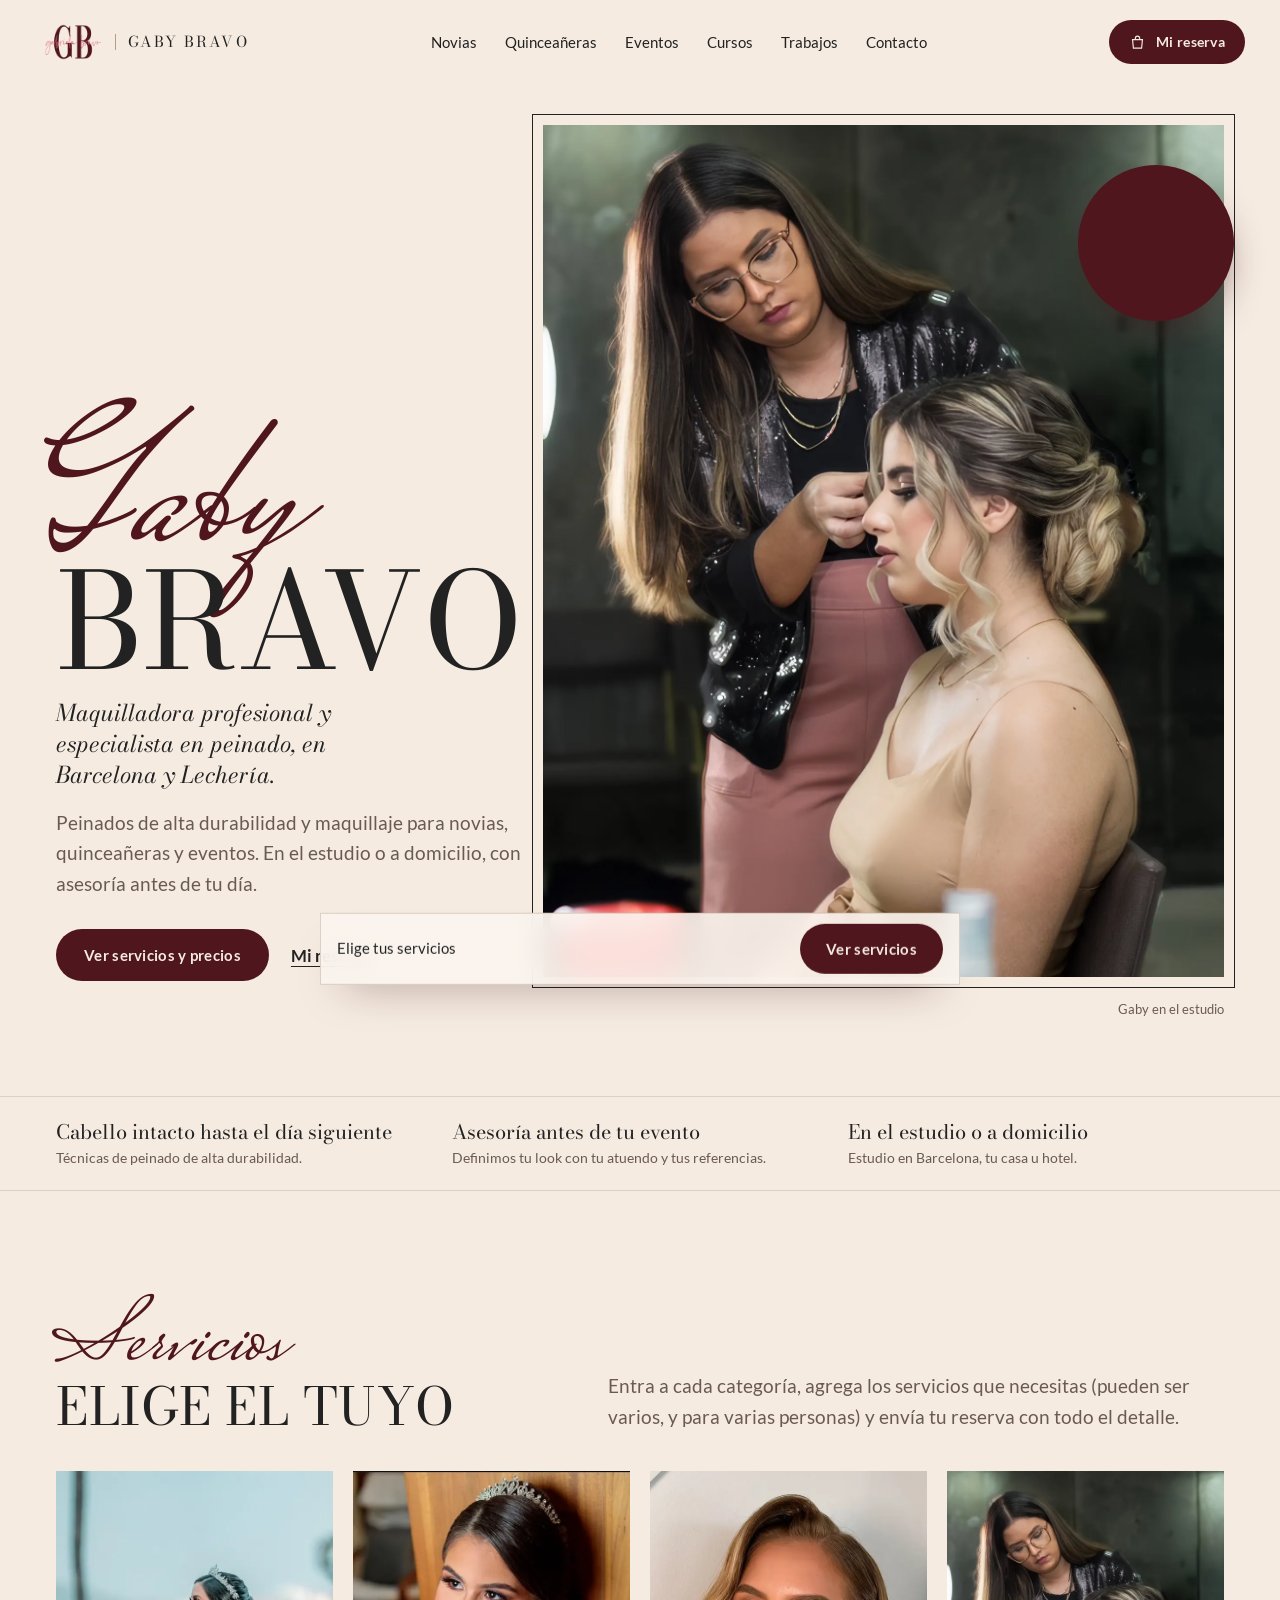
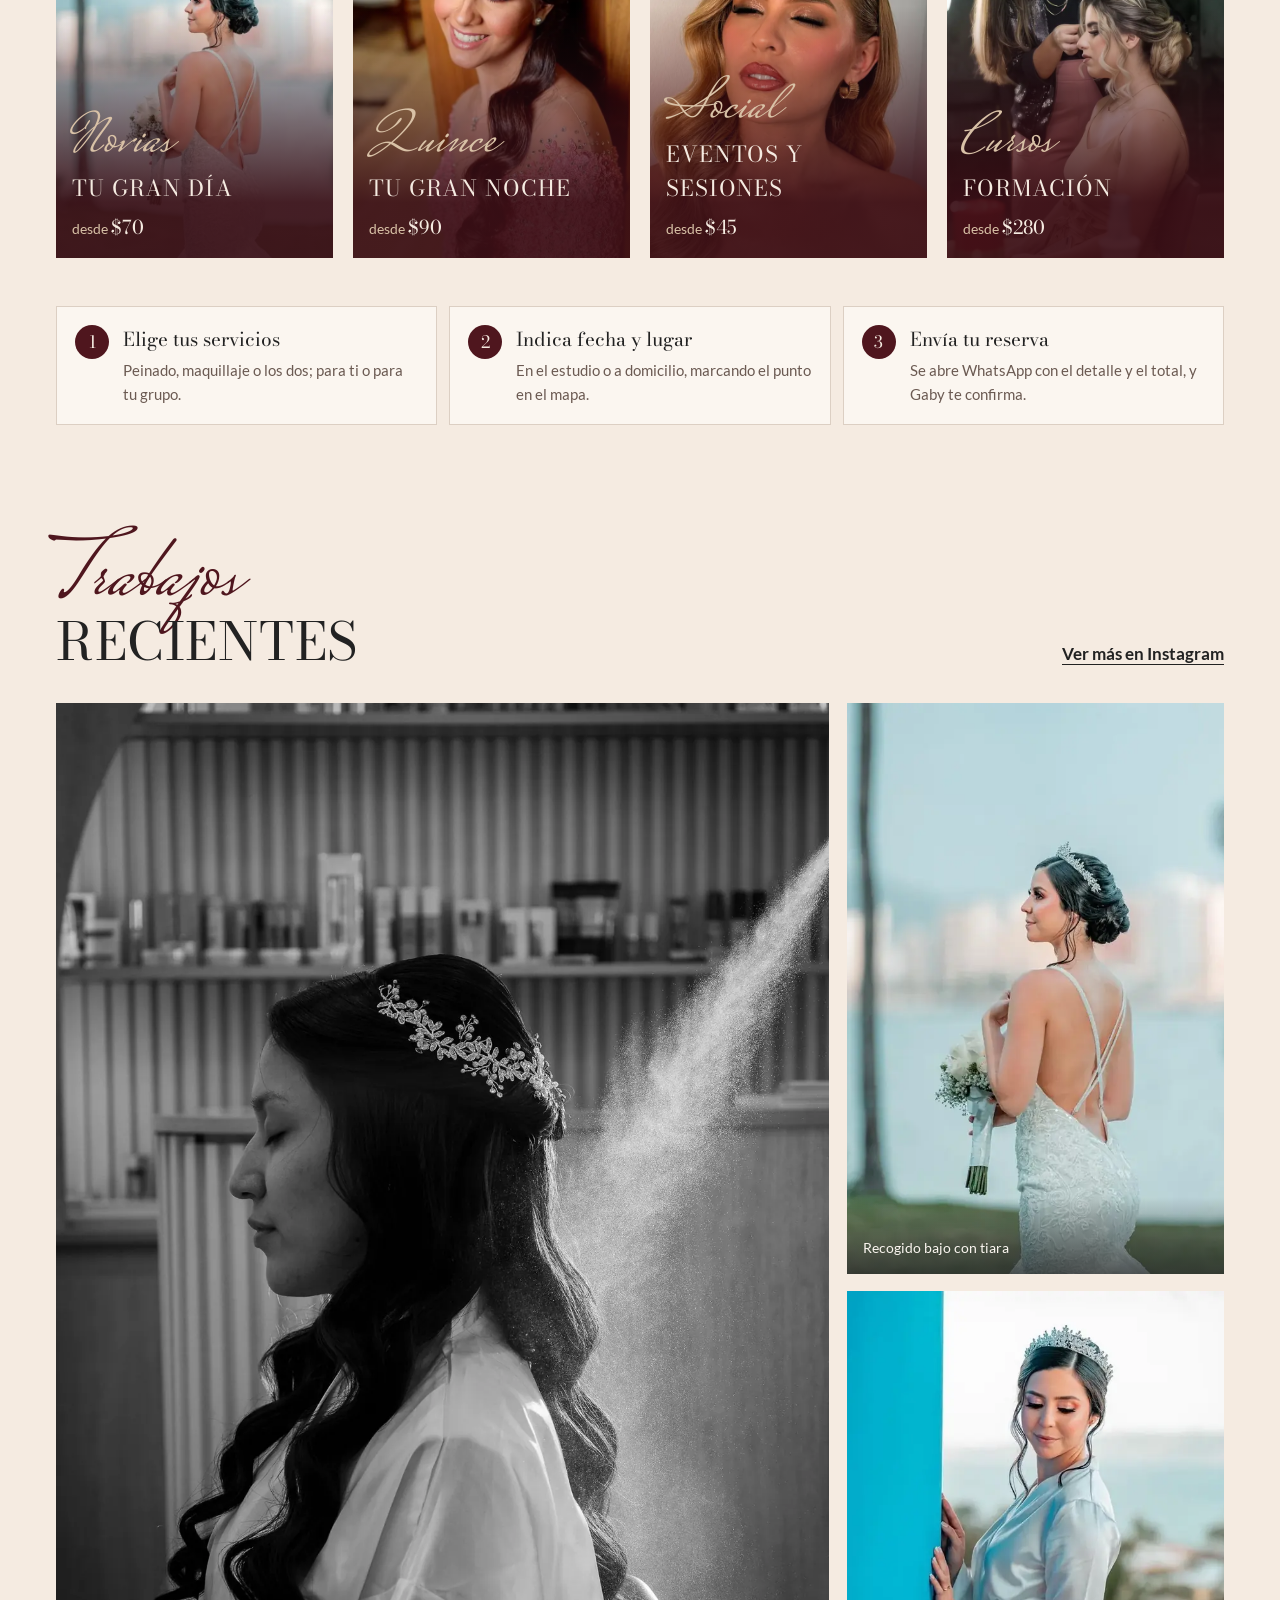
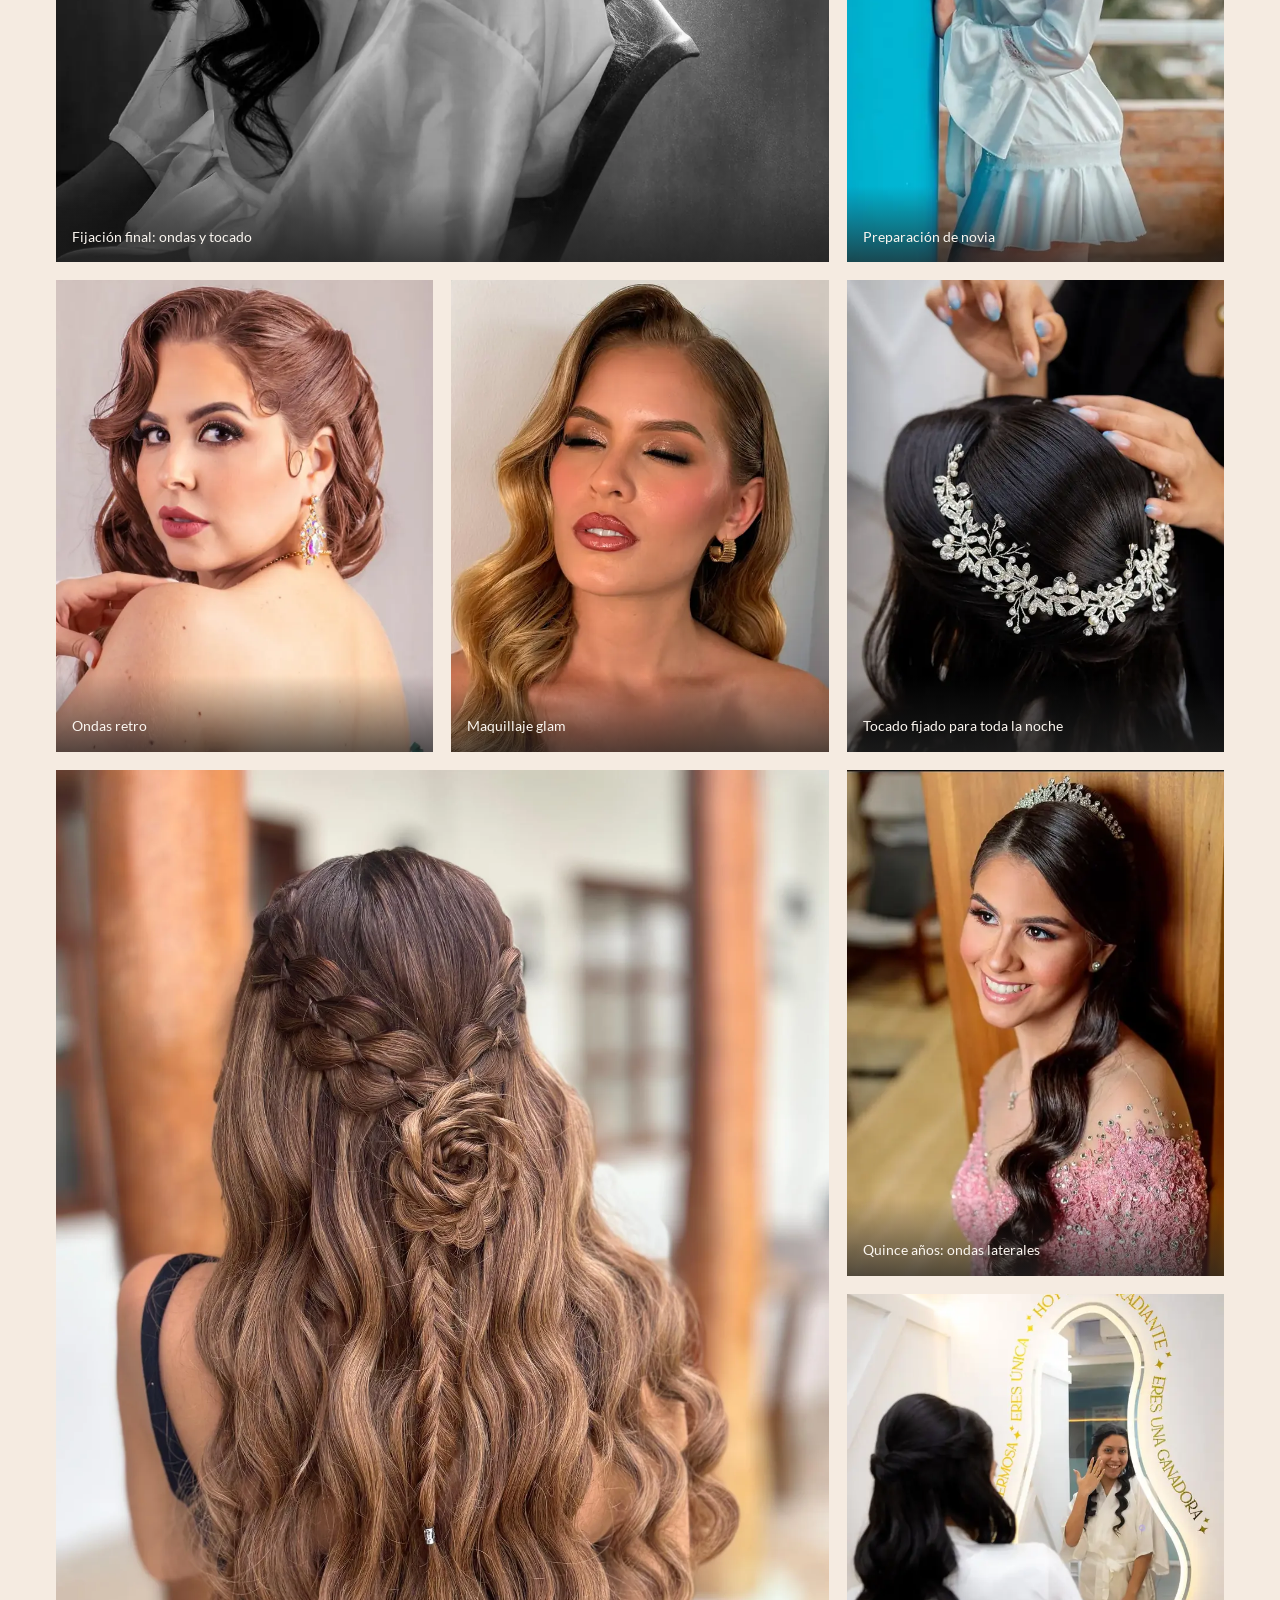
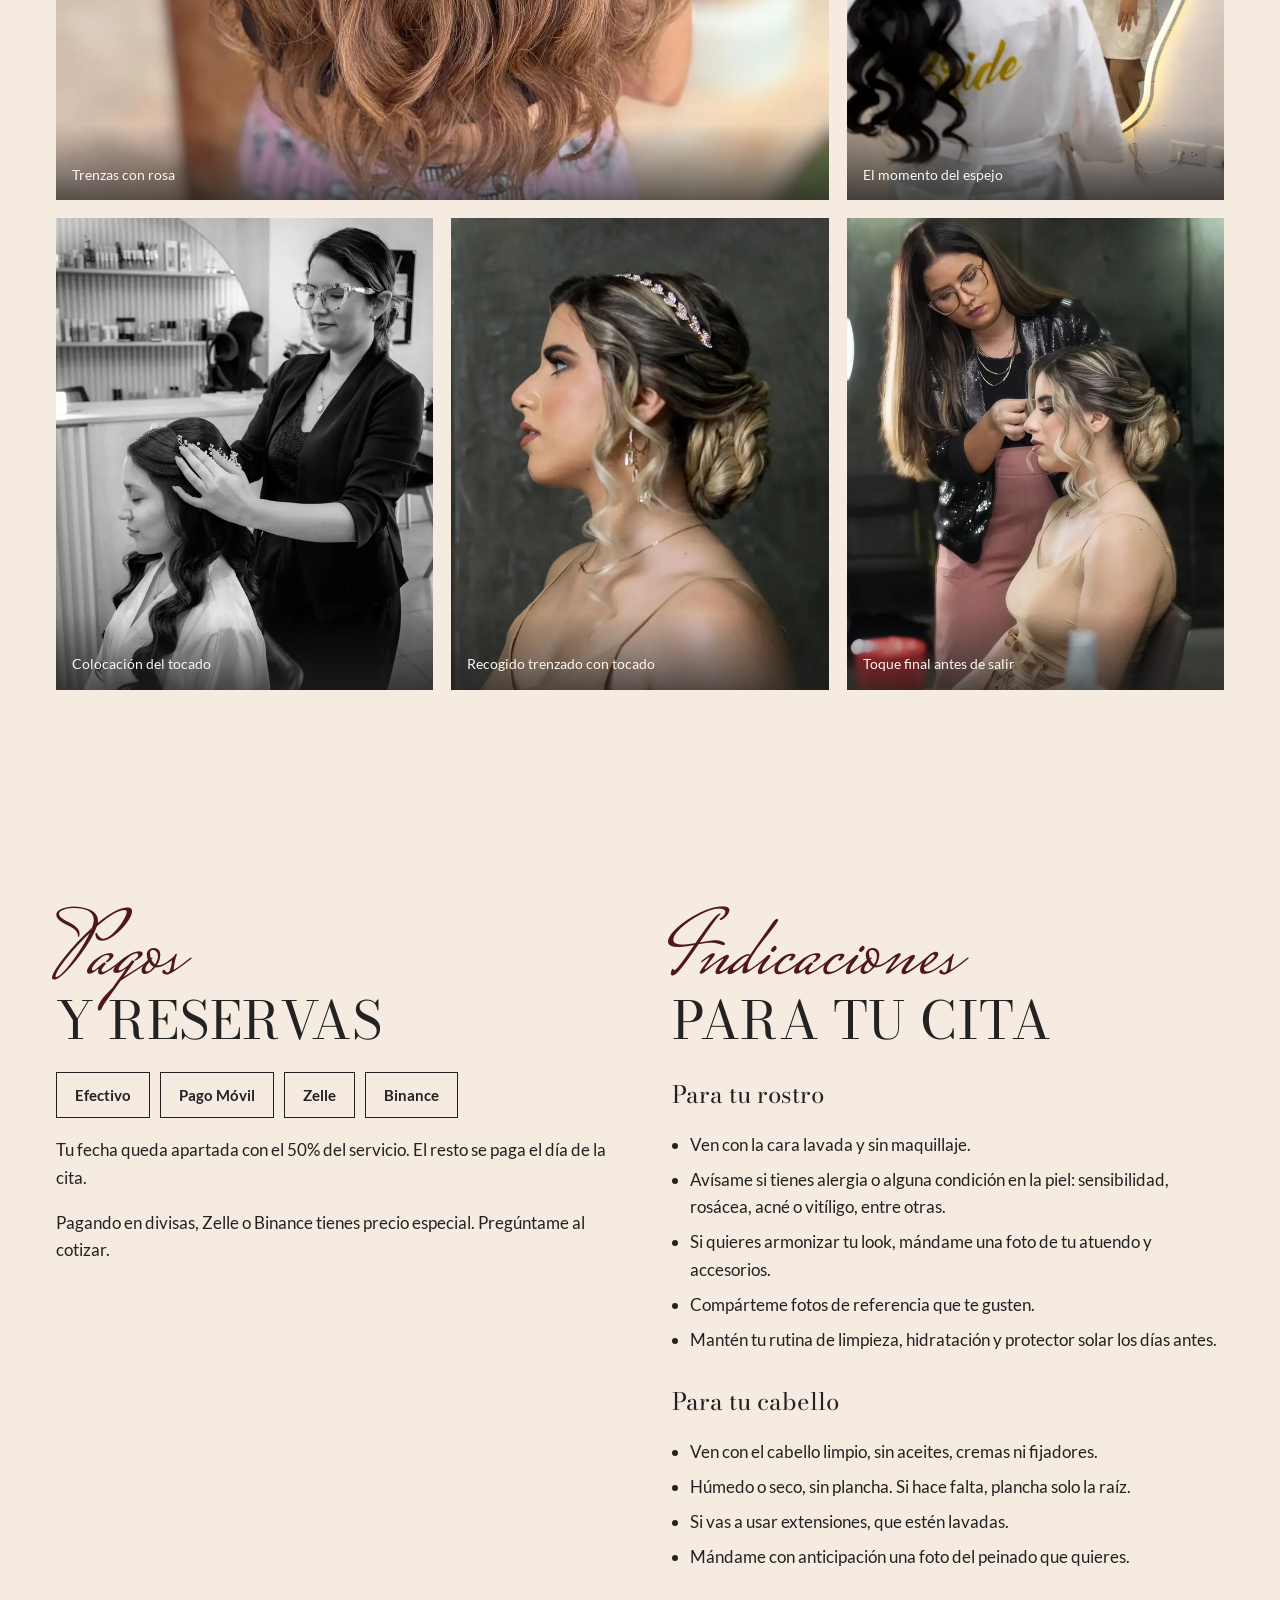
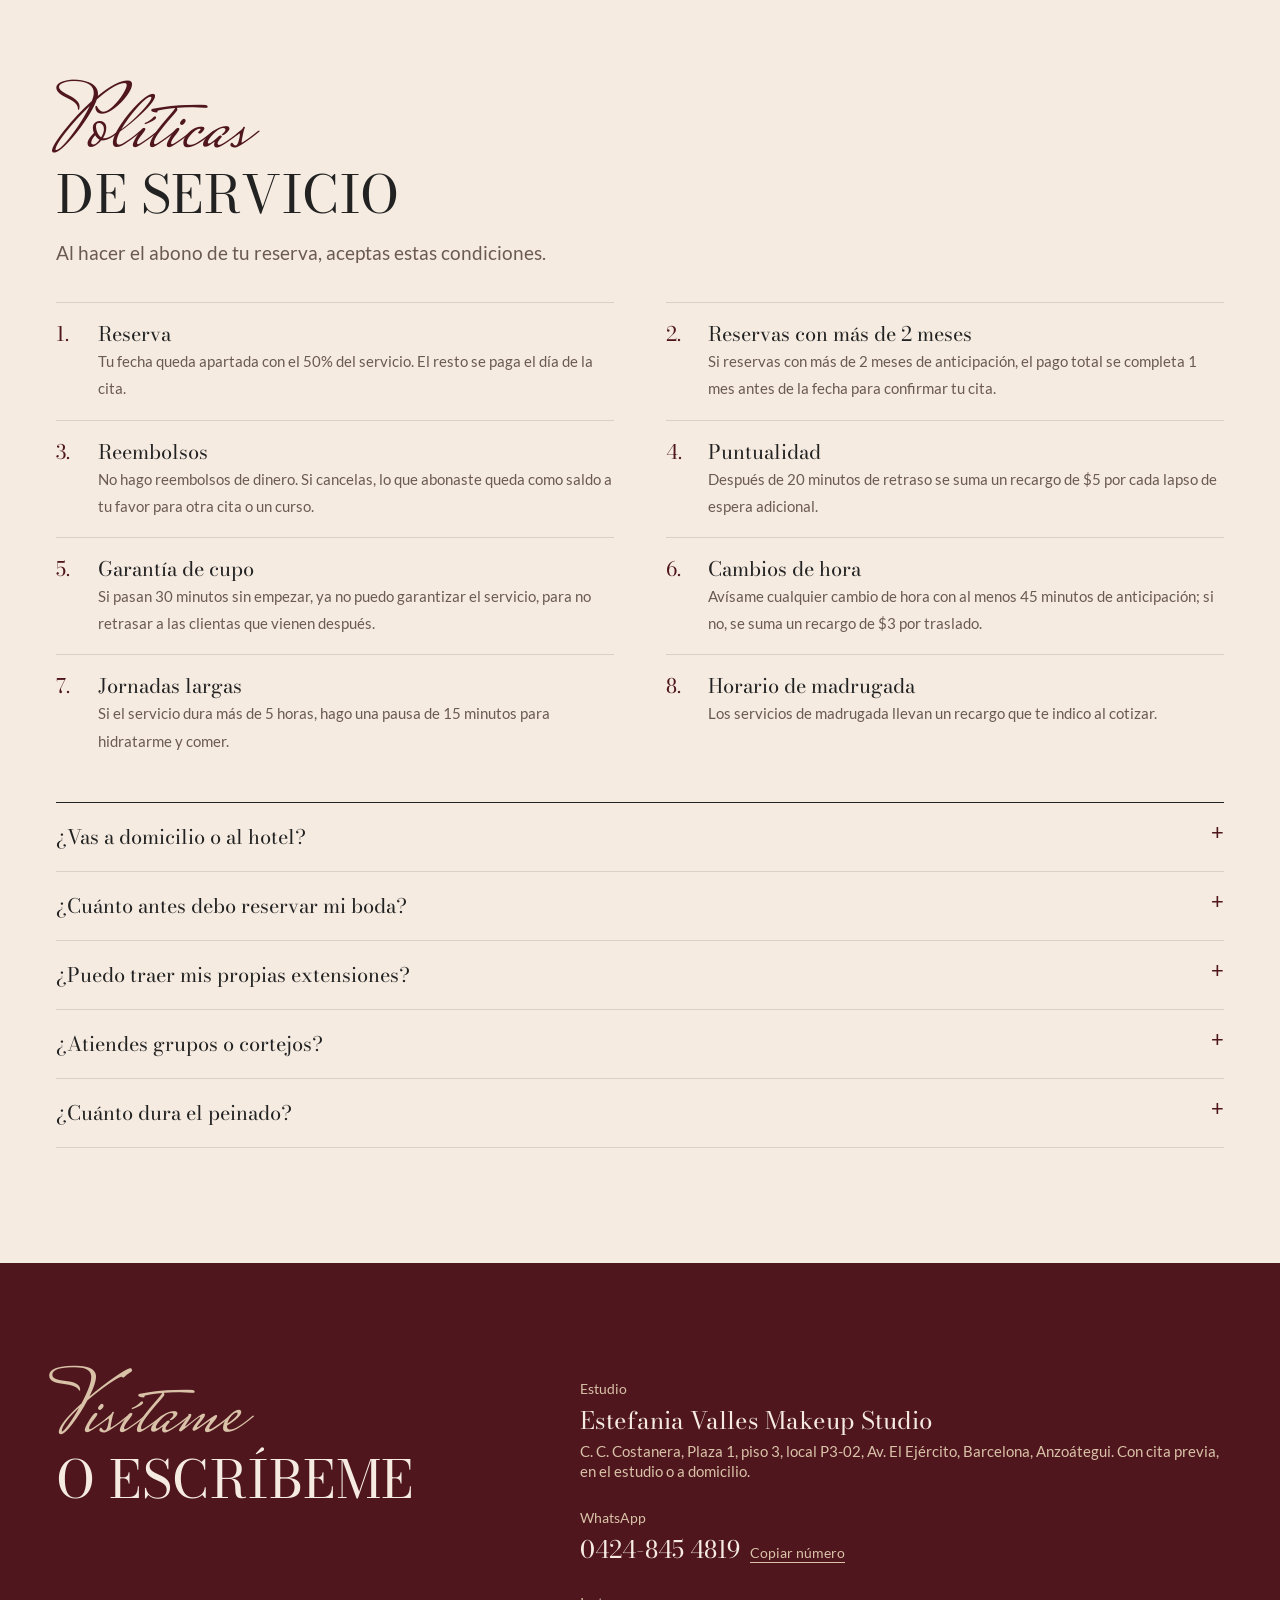
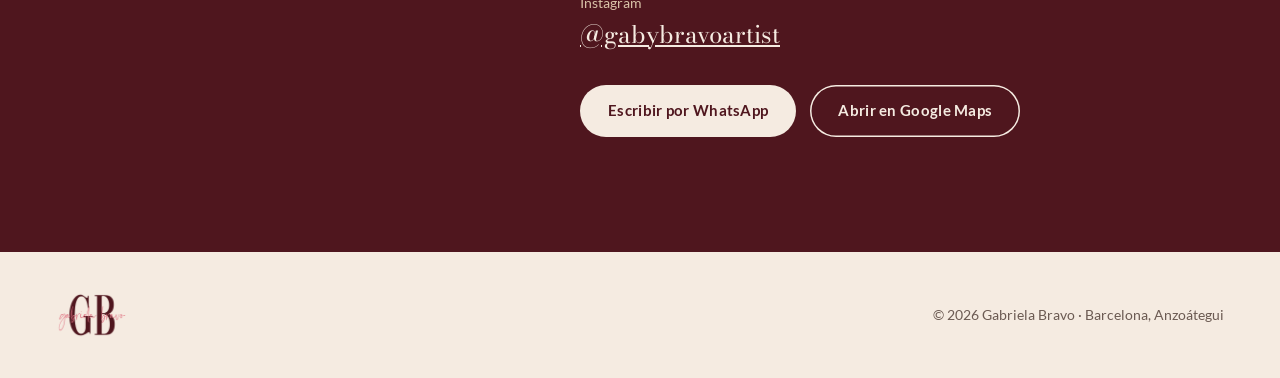
<file: index.html>
<!doctype html>
<html lang="es">
<head>
<meta charset="utf-8">
<meta name="viewport" content="width=device-width, initial-scale=1, viewport-fit=cover">
<title>Gaby Bravo · Peinado y maquillaje en Barcelona y Lechería</title>
<meta name="description" content="Maquilladora profesional y especialista en peinado. Novias, quinceañeras y eventos, en el estudio o a domicilio. Reserva desde la web.">
<meta property="og:title" content="Gaby Bravo · Peinado y maquillaje en Barcelona y Lechería">
<meta property="og:description" content="Maquilladora profesional y especialista en peinado. Novias, quinceañeras y eventos, en el estudio o a domicilio. Reserva desde la web.">
<meta property="og:image" content="https://gabybravoartist.com/img/og.jpg">
<meta property="og:type" content="website">
<meta property="og:url" content="https://gabybravoartist.com/">
<link rel="canonical" href="https://gabybravoartist.com/">
<link rel="icon" href="favicon.ico" sizes="any">
<link rel="icon" type="image/png" sizes="32x32" href="img/favicon-32.png">
<link rel="icon" type="image/png" sizes="192x192" href="img/icono-192.png">
<link rel="apple-touch-icon" href="img/icono-180.png">
<link rel="manifest" href="site.webmanifest">
<meta name="theme-color" content="#F5EBE1">
<meta name="apple-mobile-web-app-title" content="Gaby Bravo">
<link rel="preload" href="fonts/bodoni-moda-latin-400-normal.woff2" as="font" type="font/woff2" crossorigin>
<link rel="stylesheet" href="estilos.css?v=20261116a">
<script type="application/ld+json">{"@context":"https://schema.org","@type":"BeautySalon","name":"Gaby Bravo","description":"Maquilladora profesional y especialista en peinado","telephone":"+58 424-8454819","priceRange":"$$","address":{"@type":"PostalAddress","streetAddress":"C. C. Costanera, Plaza 1, piso 3, local P3-02, Av. El Ejército","addressLocality":"Barcelona","addressRegion":"Anzoátegui","addressCountry":"VE"},"geo":{"@type":"GeoCoordinates","latitude":10.16093,"longitude":-64.69238},"areaServed":["Barcelona","Lechería","Puerto La Cruz"],"sameAs":["https://instagram.com/gabybravoartist"]}</script>
</head>
<body data-pagina="index">
<a class="saltar" href="#contenido">Saltar al contenido</a>
<div class="cinta" id="cinta" hidden><a href="index.html#servicios"><b>−10%</b><span id="cinta-txt"></span></a></div>
<header class="cab" id="cab">
  <div class="envoltura">
    <a class="logo" href="index.html" aria-label="Gaby Bravo, inicio"><img src="img/gb.png" alt=""><span>Gaby Bravo</span></a>
    <nav aria-label="Páginas">
      <a href="novias.html">Novias</a>
      <a href="quinceaneras.html">Quinceañeras</a>
      <a href="eventos.html">Eventos</a>
      <a href="cursos.html">Cursos</a>
      <a href="index.html#galeria">Trabajos</a>
      <a href="index.html#ubicacion">Contacto</a>
    </nav>
    <div class="acciones">
      <a class="btn btn-sel" href="reservar.html" aria-label="Mi reserva"><svg viewBox="0 0 24 24" fill="none" stroke="currentColor" stroke-width="1.6" aria-hidden="true"><path d="M5 8h14l-1.2 12H6.2L5 8Z"/><path d="M9 8V6a3 3 0 0 1 6 0v2"/></svg><span class="txt">Mi reserva</span><span class="cuenta" hidden>0</span></a>
      <button class="menu-btn" type="button" id="menu-abrir" aria-expanded="false" aria-controls="hoja"><i aria-hidden="true"></i>Menú</button>
    </div>
  </div>
</header>
<div class="hoja" id="hoja" role="dialog" aria-modal="true" aria-label="Menú" inert>
  <div class="arriba"><span class="marca-hoja">Gaby Bravo</span><button class="cerrar" type="button" id="menu-cerrar">Cerrar</button></div>
  <nav aria-label="Páginas">
    <span class="s" aria-hidden="true">Servicios</span>
    <div class="hoja-precios" id="hoja-precios"></div>
    <a class="hoja-l" href="index.html">Inicio</a>
    <a class="hoja-l" href="index.html#galeria">Trabajos</a>
    <a class="hoja-l" href="index.html#pagos">Pagos y políticas</a>
    <a class="hoja-l" href="index.html#ubicacion">Contacto</a>
  </nav>
  <div class="pie-hoja"><a class="btn" href="reservar.html"><svg viewBox="0 0 24 24" fill="none" stroke="currentColor" stroke-width="1.6" aria-hidden="true"><path d="M5 8h14l-1.2 12H6.2L5 8Z"/><path d="M9 8V6a3 3 0 0 1 6 0v2"/></svg>Mi reserva<span class="cuenta" hidden>0</span></a><a class="js-wa enlace-claro" data-msg="Hola Gaby, tengo una pregunta.">¿Tienes una pregunta? Escríbeme</a></div>
</div>
<main id="contenido">
  <section class="portada">
    <div class="envoltura">
      <div class="texto">
        <h1 class="nombre"><span class="g">Gaby</span><span class="b">Bravo</span></h1>
        <p class="desc">Maquilladora profesional y especialista en peinado, en Barcelona y Lechería.</p>
        <p class="lead">Peinados de alta durabilidad y maquillaje para novias, quinceañeras y eventos. En el estudio o a domicilio, con asesoría antes de tu día.</p>
        <div class="acciones">
          <a class="btn" href="#servicios" id="hero-cta">Ver servicios y precios</a>
          <a class="enlace" href="reservar.html">Mi reserva</a>
        </div>
      </div>
      <figure class="foto">
        <div class="sello-promo" id="sello-promo" hidden></div>
        <img src="fotos/gaby-peinando.webp" alt="Gaby Bravo dando el toque final a un peinado recogido" fetchpriority="high">
        <figcaption>Gaby en el estudio</figcaption>
      </figure>
    </div>
  </section>

  <section class="promesa" aria-label="Lo que puedes esperar">
    <ul class="envoltura">
      <li>Cabello intacto hasta el día siguiente<span>Técnicas de peinado de alta durabilidad.</span></li>
      <li>Asesoría antes de tu evento<span>Definimos tu look con tu atuendo y tus referencias.</span></li>
      <li>En el estudio o a domicilio<span>Estudio en Barcelona, tu casa u hotel.</span></li>
    </ul>
  </section>

  <section class="seccion" id="servicios">
    <div class="envoltura">
      <div class="serv-cab-sec">
        <h2 class="titulo"><span class="s">Servicios</span><span class="c">Elige el tuyo</span></h2>
        <p class="lead" id="serv-lead">Entra a cada categoría, agrega los servicios que necesitas (pueden ser varios, y para varias personas) y envía tu reserva con todo el detalle.</p>
      </div>
      <div class="tarjetas-cat" id="tarjetas"></div>
      <ol class="como" aria-label="Cómo reservar">
        <li><b>Elige tus servicios</b><span>Peinado, maquillaje o los dos; para ti o para tu grupo.</span></li>
        <li><b>Indica fecha y lugar</b><span>En el estudio o a domicilio, marcando el punto en el mapa.</span></li>
        <li><b>Envía tu reserva</b><span id="como-3">Se abre WhatsApp con el detalle y el total, y Gaby te confirma.</span></li>
      </ol>
      <p class="promo-nota" id="promo-nota" hidden></p>
    </div>
  </section>

  <section class="seccion" id="galeria" style="padding-top:0">
    <div class="envoltura">
      <div class="galeria-cab">
        <h2 class="titulo"><span class="s">Trabajos</span><span class="c">Recientes</span></h2>
        <a class="enlace" id="ig-link" href="#">Ver más en Instagram</a>
      </div>
      <div class="mosaico" id="mosaico"></div>
    </div>
  </section>

  <section class="seccion" id="pagos">
    <div class="envoltura dos">
      <div>
        <h2 class="titulo"><span class="s">Pagos</span><span class="c">Y reservas</span></h2>
        <ul class="metodos" id="metodos"></ul>
        <p class="texto-p" id="abono"></p>
        <p class="texto-p" id="divisas"></p>
      </div>
      <div>
        <h2 class="titulo"><span class="s">Indicaciones</span><span class="c">Para tu cita</span></h2>
        <h3 class="sub">Para tu rostro</h3>
        <ul class="lista-fina" id="ind-rostro"></ul>
        <h3 class="sub">Para tu cabello</h3>
        <ul class="lista-fina" id="ind-cabello"></ul>
      </div>
    </div>
  </section>

  <section class="seccion" id="politicas" style="padding-top:0">
    <div class="envoltura">
      <h2 class="titulo"><span class="s">Políticas</span><span class="c">De servicio</span></h2>
      <p class="lead">Al hacer el abono de tu reserva, aceptas estas condiciones.</p>
      <ol class="clausulas" id="clausulas"></ol>
      <div class="faq" id="faq"></div>
    </div>
  </section>

  <section class="seccion contacto" id="ubicacion">
    <div class="envoltura contacto-grid">
      <h2 class="titulo"><span class="s">Visítame</span><span class="c">O escríbeme</span></h2>
      <div>
        <dl class="datos">
          <div><dt>Estudio</dt><dd id="d-estudio"></dd></div>
          <div><dt>WhatsApp</dt><dd><span id="d-wa"></span><button class="copiar" id="copiar-wa" type="button">Copiar número</button></dd></div>
          <div><dt>Instagram</dt><dd><a id="d-ig" href="#" target="_blank" rel="noopener"></a></dd></div>
        </dl>
        <div class="acciones" style="display:flex;flex-wrap:wrap;gap:14px;margin-top:34px">
          <a class="btn js-wa" data-msg="Hola Gaby, quiero información sobre tus servicios." href="#">Escribir por WhatsApp</a>
          <a class="btn btn-linea" id="d-mapa" href="#" target="_blank" rel="noopener">Abrir en Google Maps</a>
        </div>
      </div>
    </div>
  </section>
</main>
<dialog class="visor" id="visor"><button type="button" id="visor-cerrar">Cerrar</button><img id="visor-img" alt=""><p id="visor-txt"></p></dialog>
<footer class="pie">
  <div class="envoltura">
    <img src="img/gb.png" alt="Gaby Bravo">
    <span>© <span id="anio"></span> Gabriela Bravo · Barcelona, Anzoátegui</span>
  </div>
</footer>
<div class="bolsa vacia" id="bolsa" data-siempre="1" data-vacio-href="#servicios" data-vacio-txt="Ver servicios">
  <div class="bolsa-txt" id="bolsa-txt"></div>
  <a class="btn" id="bolsa-ir" href="#servicios">Ver servicios</a>
</div>
<script src="datos.js?v=20261116a"></script>
<script src="sitio.js?v=20261116a"></script>
<script src="inicio.js?v=20261116a"></script>
</body>
</html>
</file>
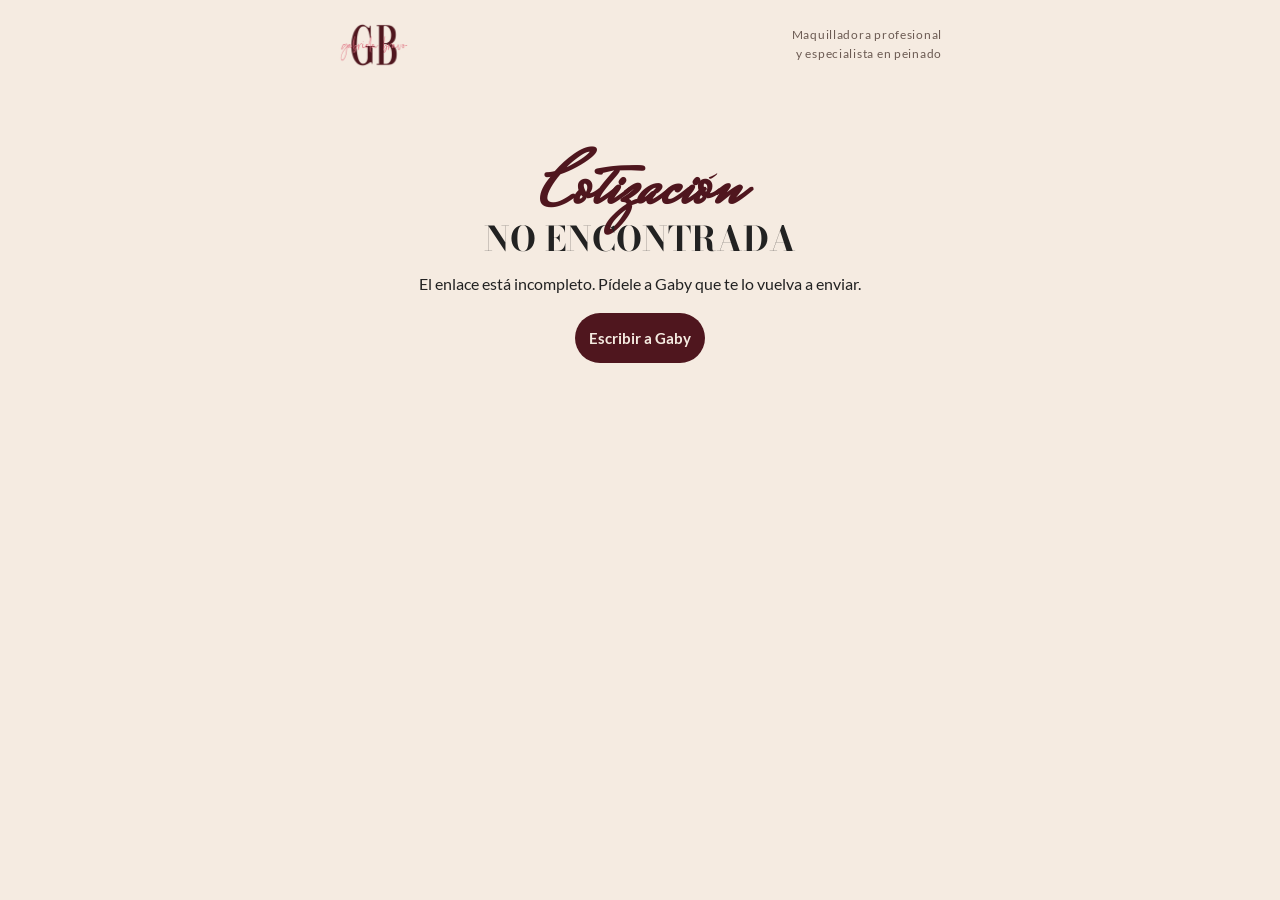
<file: c.html>
<!doctype html>
<html lang="es">
<head>
<meta charset="utf-8">
<meta name="viewport" content="width=device-width, initial-scale=1, viewport-fit=cover">
<meta name="robots" content="noindex">
<title>Tu cotización · Gaby Bravo</title>
<meta name="description" content="Tu cotización de peinado y maquillaje con Gaby Bravo, maquilladora profesional y especialista en peinado en Barcelona y Lechería.">
<meta property="og:title" content="Tu cotización · Gaby Bravo">
<meta property="og:description" content="Servicios, total, qué incluye y cómo reservar tu fecha.">
<meta property="og:image" content="img/og.jpg">
<meta property="og:type" content="website">
<link rel="icon" href="favicon.ico" sizes="any">
<link rel="icon" type="image/png" sizes="32x32" href="img/favicon-32.png">
<link rel="apple-touch-icon" href="img/icono-180.png">
<link rel="stylesheet" href="https://fonts.googleapis.com/css2?family=Bodoni+Moda:ital,opsz,wght@0,6..96,400;0,6..96,500;1,6..96,400&family=Lato:wght@300;400;700&family=Mrs+Saint+Delafield&display=swap">
<style>
@font-face { font-family: "Bodoni Moda"; src: url(fonts/bodoni-moda-latin-400-normal.woff2) format("woff2"); font-weight: 400; font-display: swap; }
@font-face { font-family: "Bodoni Moda"; src: url(fonts/bodoni-moda-latin-400-italic.woff2) format("woff2"); font-weight: 400; font-style: italic; font-display: swap; }
@font-face { font-family: "Mrs Saint Delafield"; src: url(fonts/mrs-saint-delafield-latin-400-normal.woff2) format("woff2"); font-display: swap; }
@font-face { font-family: "Lato"; src: url(fonts/lato-latin-400-normal.woff2) format("woff2"); font-weight: 400; font-display: swap; }
@font-face { font-family: "Lato"; src: url(fonts/lato-latin-700-normal.woff2) format("woff2"); font-weight: 700; font-display: swap; }
:root { --hueso: #F5EBE1; --hueso-claro: #FBF6F0; --tinta: #222222; --tinta-suave: #6B5A52; --vino: #4F161E; --vino-hondo: #3A0F16; --arena: #B79D83; --piedra: #DCCFC3; --f-display: "Bodoni Moda", Didot, "Times New Roman", serif; --f-script: "Mrs Saint Delafield", cursive; --f-texto: Lato, "Helvetica Neue", Arial, sans-serif; color-scheme: light; }
* { box-sizing: border-box; }
html { padding-top: env(safe-area-inset-top, 0px); }
body { margin: 0; background: var(--hueso); color: var(--tinta); font: 400 16px/1.55 var(--f-texto); -webkit-font-smoothing: antialiased; }
img { max-width: 100%; display: block; }
a { color: inherit; }
:focus-visible { outline: 2px solid var(--tinta); outline-offset: 3px; }
.hoja { max-width: 640px; margin: 0 auto; padding: 22px max(18px, env(safe-area-inset-right, 0px)) calc(110px + env(safe-area-inset-bottom, 0px)) max(18px, env(safe-area-inset-left, 0px)); }
.cab { display: flex; justify-content: space-between; align-items: center; gap: 16px; font-size: 12px; letter-spacing: .06em; color: var(--tinta-suave); }
.cab img { height: 46px; width: auto; }
.cab span { text-align: right; max-width: 22ch; }
.titulo { display: grid; justify-items: center; text-align: center; margin: 30px 0 6px; line-height: 1; }
.titulo .s { font-family: var(--f-script); font-size: 76px; color: var(--vino); line-height: .9; }
.titulo .c { font-family: var(--f-display); font-size: 34px; text-transform: uppercase; margin-top: -4px; text-wrap: balance; }
.ico { width: 18px; height: 18px; flex: none; stroke: currentColor; fill: none; stroke-width: 1.5; stroke-linecap: round; stroke-linejoin: round; }
.bloque { margin-top: 26px; }
.bloque-cab { display: flex; align-items: center; gap: 10px; padding-bottom: 10px; border-bottom: 1px solid var(--tinta); }
.bloque-cab .ico { width: 22px; height: 22px; color: var(--vino); }
.bloque-cab h2 { margin: 0; font: 400 22px/1.2 var(--f-display); }
.bloque-cab small { display: block; font: 400 13px var(--f-texto); color: var(--tinta-suave); margin-top: 2px; }
.datos { margin: 0; padding: 4px 0 0; }
.datos div { display: flex; gap: 12px; align-items: flex-start; padding: 12px 0; border-bottom: 1px solid var(--piedra); }
.datos .ico { margin-top: 2px; color: var(--vino); }
.datos dt { font-size: 13px; color: var(--tinta-suave); }
.datos dd { margin: 1px 0 0; font-family: var(--f-display); font-size: 18px; line-height: 1.3; overflow-wrap: anywhere; }
.aviso { margin: 18px 0 0; padding: 14px 16px; background: var(--hueso-claro); border-left: 3px solid var(--vino); font-size: 15px; }
.costos { margin-top: 34px; padding: 20px 18px 22px; background: var(--hueso-claro); border-top: 3px solid var(--vino); }
.costos .bloque-cab { border-bottom-color: var(--piedra); }
.items { list-style: none; margin: 0; padding: 0; counter-reset: it; }
.items li { padding: 16px 0; border-bottom: 1px dashed var(--piedra); }
.fila { display: flex; align-items: baseline; gap: 12px; }
.fila h3 { font: 400 20px/1.3 var(--f-display); margin: 0; min-width: 0; display: flex; gap: 8px; align-items: baseline; }
.fila h3::before { counter-increment: it; content: counter(it) "."; font-size: 15px; color: var(--vino); }
.fila .p { margin-left: auto; font: 400 20px var(--f-display); font-variant-numeric: tabular-nums; white-space: nowrap; }
.sub { display: flex; gap: 8px; align-items: flex-start; font-size: 14px; color: var(--tinta-suave); margin: 8px 0 0; font-variant-numeric: tabular-nums; line-height: 1.45; }
.sub .ico { width: 16px; height: 16px; margin-top: 2px; color: var(--vino); }
.sub b { color: var(--tinta); }
.items details { margin: 10px 0 0; font-size: 14px; }
.items summary { cursor: pointer; font-weight: 700; color: var(--vino); list-style: none; display: inline-flex; gap: 6px; align-items: center; }
.items summary::before { content: "+"; display: inline-grid; place-items: center; width: 18px; height: 18px; border: 1px solid currentColor; border-radius: 50%; font-size: 13px; line-height: 1; }
.items details[open] summary::before { content: "−"; }
.items summary::-webkit-details-marker { display: none; }
.items details ul { margin: 8px 0 0; padding-left: 0; list-style: none; color: var(--tinta-suave); }
.items details li { padding: 2px 0 2px 20px; border: 0; position: relative; }
.items details li::before { content: "✓"; position: absolute; left: 0; color: var(--vino); font-weight: 700; }
.cuentas { margin: 16px 0 0; display: grid; grid-template-columns: 1fr auto; gap: 8px 16px; font-size: 15px; }
.cuentas dt { color: var(--tinta-suave); }
.cuentas dd { margin: 0; text-align: right; font-variant-numeric: tabular-nums; }
.total { display: flex; justify-content: space-between; align-items: center; gap: 16px; margin-top: 14px; padding: 16px 18px; background: var(--vino); color: var(--hueso); }
.total span { font: 400 15px var(--f-display); letter-spacing: .08em; }
.total b { font: 400 32px var(--f-display); font-variant-numeric: tabular-nums; }
.divisas { margin: 12px 0 0; display: flex; justify-content: space-between; gap: 16px; font-weight: 700; color: var(--vino); }
.abono { margin: 12px 0 0; display: flex; justify-content: space-between; align-items: baseline; gap: 16px; padding-top: 12px; border-top: 1px solid var(--piedra); font-size: 15px; }
.abono b { font-variant-numeric: tabular-nums; text-align: right; white-space: nowrap; }
.abono small { display: block; font-weight: 400; color: var(--tinta-suave); }
.nota-bcv { font-size: 13px; color: var(--tinta-suave); margin: 10px 0 0; }
.nota { margin: 26px 0 0; padding-left: 16px; border-left: 2px solid var(--arena); font-family: var(--f-display); font-style: italic; font-size: 18px; line-height: 1.45; }
.pasos { list-style: none; counter-reset: p; margin: 14px 0 0; padding: 0; }
.pasos > li { counter-increment: p; display: grid; grid-template-columns: 30px 1fr; gap: 10px; padding: 8px 0; font-size: 15px; }
.pasos > li::before { content: counter(p); display: grid; place-items: center; width: 28px; height: 28px; border-radius: 50%; background: var(--vino); color: var(--hueso); font: 700 14px var(--f-texto); }
.metodos { display: flex; flex-wrap: wrap; gap: 8px; list-style: none; padding: 0; margin: 10px 0 0; }
.metodos li { padding: 6px 12px; border: 1px solid var(--tinta); font-size: 13px; font-weight: 700; }
.plegables { margin-top: 34px; border-top: 1px solid var(--tinta); }
.plegables details { border-bottom: 1px solid var(--tinta); }
.plegables summary { cursor: pointer; list-style: none; display: flex; align-items: center; gap: 10px; padding: 16px 0; font: 400 20px var(--f-display); }
.plegables summary::-webkit-details-marker { display: none; }
.plegables summary .ico { color: var(--vino); width: 20px; height: 20px; }
.plegables summary::after { content: ""; margin-left: auto; width: 9px; height: 9px; border-right: 1.5px solid var(--tinta); border-bottom: 1.5px solid var(--tinta); transform: rotate(45deg) translateY(-3px); transition: transform .2s; }
.plegables details[open] summary::after { transform: rotate(-135deg) translateY(-3px); }
.plegables summary small { font: 400 13px var(--f-texto); color: var(--tinta-suave); }
.lista { margin: 0 0 16px; padding-left: 0; list-style: none; font-size: 15px; color: var(--tinta-suave); }
.lista li { position: relative; padding: 0 0 8px 20px; }
.lista li::before { content: "•"; position: absolute; left: 4px; color: var(--vino); font-weight: 700; }
.lista b { color: var(--tinta); }
.ref { margin-top: 18px; text-align: center; font-size: 11px; color: var(--arena); letter-spacing: .04em; }
.acciones { position: fixed; left: 0; right: 0; bottom: 0; background: var(--hueso); border-top: 1px solid var(--piedra); padding: 10px max(18px, env(safe-area-inset-right, 0px)) calc(10px + env(safe-area-inset-bottom, 0px)) max(18px, env(safe-area-inset-left, 0px)); }
.acciones div { max-width: 640px; margin: 0 auto; display: grid; grid-template-columns: minmax(0, 2fr) minmax(0, 1fr); gap: 10px; }
.btn { display: flex; align-items: center; justify-content: center; min-height: 50px; padding: 0 14px; border-radius: 9999px; text-decoration: none; font: 700 15px var(--f-texto); background: var(--vino); color: var(--hueso); text-align: center; }
.btn.linea { background: transparent; color: var(--tinta); box-shadow: inset 0 0 0 1.5px var(--tinta); }
.pie { text-align: center; margin-top: 40px; color: var(--tinta-suave); font-size: 14px; }
.pie .s { font-family: var(--f-script); font-size: 46px; color: var(--vino); display: block; line-height: 1; }
.vacia { text-align: center; padding: 60px 0; }
@media (max-width: 380px) { .titulo .s { font-size: 62px; } .titulo .c { font-size: 28px; } .costos { padding-inline: 14px; } }
</style>
</head>
<body>
<main class="hoja" id="hoja">
  <header class="cab"><img src="img/gb.png" alt="Gaby Bravo"><span>Maquilladora profesional y especialista en peinado</span></header>
  <div id="contenido"></div>
</main>
<nav class="acciones" id="acciones" hidden><div>
  <a class="btn" id="reservar" target="_blank" rel="noopener" href="#">Reservar mi fecha</a>
  <a class="btn linea" id="preguntar" target="_blank" rel="noopener" href="#">Preguntar</a>
</div></nav>
<script src="datos.js?v=20261116a"></script>
<script src="cotizacion.js?v=20261116a"></script>
<script>
(function () {
  const G = window.GB, Q = window.GBQ;
  const esc = s => String(s).replace(/[&<>"]/g, c => ({ "&": "&amp;", "<": "&lt;", ">": "&gt;", '"': "&quot;" }[c]));
  // Mensaje que recibe Gaby cuando la clienta toca "Reservar mi fecha":
  // trae el desglose completo para que no tenga que abrir la cotización.
  function mensajeReserva(q, folio, tot) {
    const nombre = (q.nombre || "").trim();
    const lineas = q.items.map(it => it.cant > 1
      ? `• ${it.nombre} (${it.cant} × ${Q.dinero(it.precio)}): ${Q.dinero(it.cant * it.precio)}`
      : `• ${it.nombre}: ${Q.dinero(it.precio)}`);
    const abono = tot / 2;
    const m = [
      `Hola Gaby${nombre ? `, soy ${nombre}` : ""}. Quiero reservar con la cotización ${folio}:`,
      "",
      ...lineas,
      "",
      `*Total: ${Q.dinero(tot)}* (bolívares a tasa BCV)`
    ];
    if (q.divisas) m.push(`En divisas, Zelle o Binance: ${Q.dinero(q.divisas)}`);
    m.push(`Abono del 50% para apartar: *${Q.dinero(abono)}*${q.divisas ? ` (${Q.dinero(q.divisas / 2)} en divisas)` : ""}`);
    if (q.evento || q.lugar) m.push("");
    if (q.evento) m.push(`Fecha: ${Q.fechaLarga(q.evento)}`);
    if (q.lugar) m.push(`Lugar: ${q.lugar}`);
    m.push("", "¿Me pasas los datos para hacer el abono?", "", `Mi cotización: ${location.href}`);
    return m.join("\n");
  }
  async function pintar() {
    const code = location.hash.slice(1);
    let q = null; try { q = await Q.leer(code); } catch (e) { q = null; }
    const box = document.getElementById("contenido");
    if (!q) {
      document.getElementById("acciones").hidden = true;
      box.innerHTML = `<div class="vacia"><h1 class="titulo"><span class="s">Cotización</span><span class="c">No encontrada</span></h1>
        <p>El enlace está incompleto. Pídele a Gaby que te lo vuelva a enviar.</p>
        <p><a class="btn" style="display:inline-flex" target="_blank" rel="noopener" href="${Q.wa("Hola Gaby, el enlace de mi cotización no abre. ¿Me lo reenvías?", G.contacto.whatsapp)}">Escribir a Gaby</a></p></div>`;
      return;
    }
    const folio = Q.folio(code), tot = Q.total(q);
    const vencida = q.vigencia && q.vigencia < Q.hoyISO();
    const primerNombre = (q.nombre || "ti").trim().split(/\s+/)[0];
    document.title = `Cotización para ${primerNombre} · Gaby Bravo`;
    // Íconos de línea (mismo trazo que la web)
    const I = {
      cal: '<path d="M4 6h16v14H4zM4 10h16M8 3v4M16 3v4"/>',
      pin: '<path d="M12 21s-7-6.2-7-11.5A7 7 0 0 1 19 9.5C19 14.8 12 21 12 21z"/><circle cx="12" cy="9.5" r="2.5"/>',
      vence: '<circle cx="12" cy="13" r="8"/><path d="M12 9v4l2.5 2.5M9 2h6"/>',
      reloj: '<circle cx="12" cy="12" r="9"/><path d="M12 7v5l3 2"/>',
      info: '<circle cx="12" cy="12" r="9"/><path d="M12 11v5M12 8h.01"/>',
      cant: '<path d="M4 7h16M4 12h16M4 17h10"/>',
      recibo: '<path d="M6 3h12v18l-3-2-3 2-3-2-3 2zM9 8h6M9 12h6M9 16h3"/>',
      evento: '<path d="M12 3l2.4 5 5.6.8-4 3.9.9 5.5L12 15.6 7.1 18.2l.9-5.5-4-3.9L9.6 8z"/>',
      reserva: '<path d="M5 12l4 4 10-10"/>',
      politica: '<path d="M12 3l8 3v6c0 4.5-3.4 8-8 9-4.6-1-8-4.5-8-9V6z"/>',
      antes: '<path d="M12 3v3M12 18v3M3 12h3M18 12h3M5.6 5.6l2.1 2.1M16.3 16.3l2.1 2.1M5.6 18.4l2.1-2.1M16.3 7.7l2.1-2.1"/><circle cx="12" cy="12" r="3.5"/>'
    };
    const ico = k => `<svg class="ico" viewBox="0 0 24 24" aria-hidden="true">${I[k]}</svg>`;
    // Lo que aparece debajo de cada servicio: si es tiempo, se explica que es la duración
    const detalle = (s) => {
      const d = s && s.duracion ? s.duracion.trim() : "";
      if (!d) return "";
      if (/curso/i.test(s.categoria || "") || (/^\d/.test(d) && /\b(h|min|horas?)\b/i.test(d))) return "";  // la duración no se muestra
      return `<p class="sub">${ico("info")}<span>${esc(d)}</span></p>`;
    };
    const abono = tot / 2;
    box.innerHTML = `
      <h1 class="titulo"><span class="s">Cotización</span><span class="c">Para ${esc(primerNombre)}</span></h1>
      <section class="bloque" aria-labelledby="t-evento">
        <div class="bloque-cab">${ico("evento")}<div><h2 id="t-evento">Datos de tu evento</h2></div></div>
        <dl class="datos">
          ${q.evento ? `<div>${ico("cal")}<span><dt>Fecha del evento</dt><dd>${Q.fechaLarga(q.evento)}</dd></span></div>` : ""}
          ${q.lugar ? `<div>${ico("pin")}<span><dt>Lugar</dt><dd>${esc(q.lugar)}</dd></span></div>` : ""}
          ${q.vigencia ? `<div>${ico("vence")}<span><dt>Precios válidos hasta</dt><dd>${Q.fechaLarga(q.vigencia)}</dd></span></div>` : ""}
        </dl>
      </section>
      ${vencida ? `<p class="aviso">Esta cotización venció el ${Q.fechaLarga(q.vigencia)}. Escríbeme y te la actualizo.</p>` : ""}
      <section class="costos" aria-labelledby="t-costos">
        <div class="bloque-cab">${ico("recibo")}<div><h2 id="t-costos">Desglose de servicios y costos</h2></div></div>
        <ul class="items">${q.items.map(it => {
          const s = Q.catalogo[it.cod];
          const inc = s && s.incluye && s.incluye.length ? `<details><summary>Qué incluye</summary><ul>${s.incluye.map(x => `<li>${esc(x)}</li>`).join("")}</ul></details>` : "";
          return `<li><div class="fila"><h3>${esc(it.nombre)}</h3><span class="p">${Q.dinero(it.cant * it.precio)}</span></div>
            ${it.cant > 1 ? `<p class="sub">${ico("cant")}<span><b>Cantidad: ${it.cant}</b> × ${Q.dinero(it.precio)} cada uno</span></p>` : ""}${detalle(s)}${inc}</li>`;
        }).join("")}</ul>
        <div class="total"><span>Total a pagar</span><b>${Q.dinero(tot)}</b></div>
        ${q.divisas ? `<p class="divisas"><span>Pagando en divisas, Zelle o Binance</span><span>${Q.dinero(q.divisas)}</span></p>` : ""}
        <p class="abono"><span>Abono para apartar (50%)</span><b>${Q.dinero(abono)}${q.divisas ? `<small>${Q.dinero(q.divisas / 2)} en divisas</small>` : ""}</b></p>
        <p class="nota-bcv">El total en bolívares se calcula a la tasa BCV del día del pago.</p>
      </section>
      ${q.nota ? `<p class="nota">${esc(q.nota)}</p>` : ""}
      <section class="bloque" aria-labelledby="t-reservar">
        <div class="bloque-cab">${ico("reserva")}<div><h2 id="t-reservar">Cómo reservar</h2></div></div>
        <ol class="pasos">
          <li><span>Toca <b>Reservar mi fecha</b> y escríbeme por WhatsApp.</span></li>
          <li><span>Haz el abono del 50% (${Q.dinero(abono)}) con cualquiera de estos métodos:<ul class="metodos">${G.pagos.metodos.map(m => `<li>${esc(m)}</li>`).join("")}</ul></span></li>
          <li><span>Envíame el comprobante y tu fecha queda apartada. El resto se paga el día de la cita.</span></li>
        </ol>
      </section>
      <div class="plegables">
        <details><summary>${ico("politica")}<span>Políticas del servicio<br><small>Reserva, reembolsos y cambios</small></span></summary>
          <ul class="lista">${G.politicas.map(p => `<li><b>${esc(p.t)}.</b> ${esc(p.d)}</li>`).join("")}</ul></details>
        <details><summary>${ico("antes")}<span>Antes de tu cita<br><small>Cómo llegar preparada</small></span></summary>
          <ul class="lista">${G.indicaciones.rostro.concat(G.indicaciones.cabello).map(x => `<li>${esc(x)}</li>`).join("")}</ul></details>
      </div>
      <p class="pie"><span class="s">Gracias</span>por preferir mis servicios.<br>Gabriela Bravo · @${esc(G.contacto.instagram)}</p>
      <p class="ref">Ref. ${folio}</p>`;
    const n = G.contacto.whatsapp;
    document.getElementById("reservar").href = Q.wa(mensajeReserva(q, folio, tot), n);
    document.getElementById("preguntar").href = Q.wa(`Hola Gaby, tengo una pregunta sobre la cotización ${folio}.`, n);
    document.getElementById("reservar").textContent = vencida ? "Actualizar cotización" : "Reservar mi fecha";
    if (vencida) document.getElementById("reservar").href = Q.wa(`Hola Gaby, mi cotización ${folio} venció. ¿Me la actualizas?`, n);
    document.getElementById("acciones").hidden = false;
  }
  addEventListener("hashchange", pintar);
  pintar();
})();
</script>
</body>
</html>
</file>
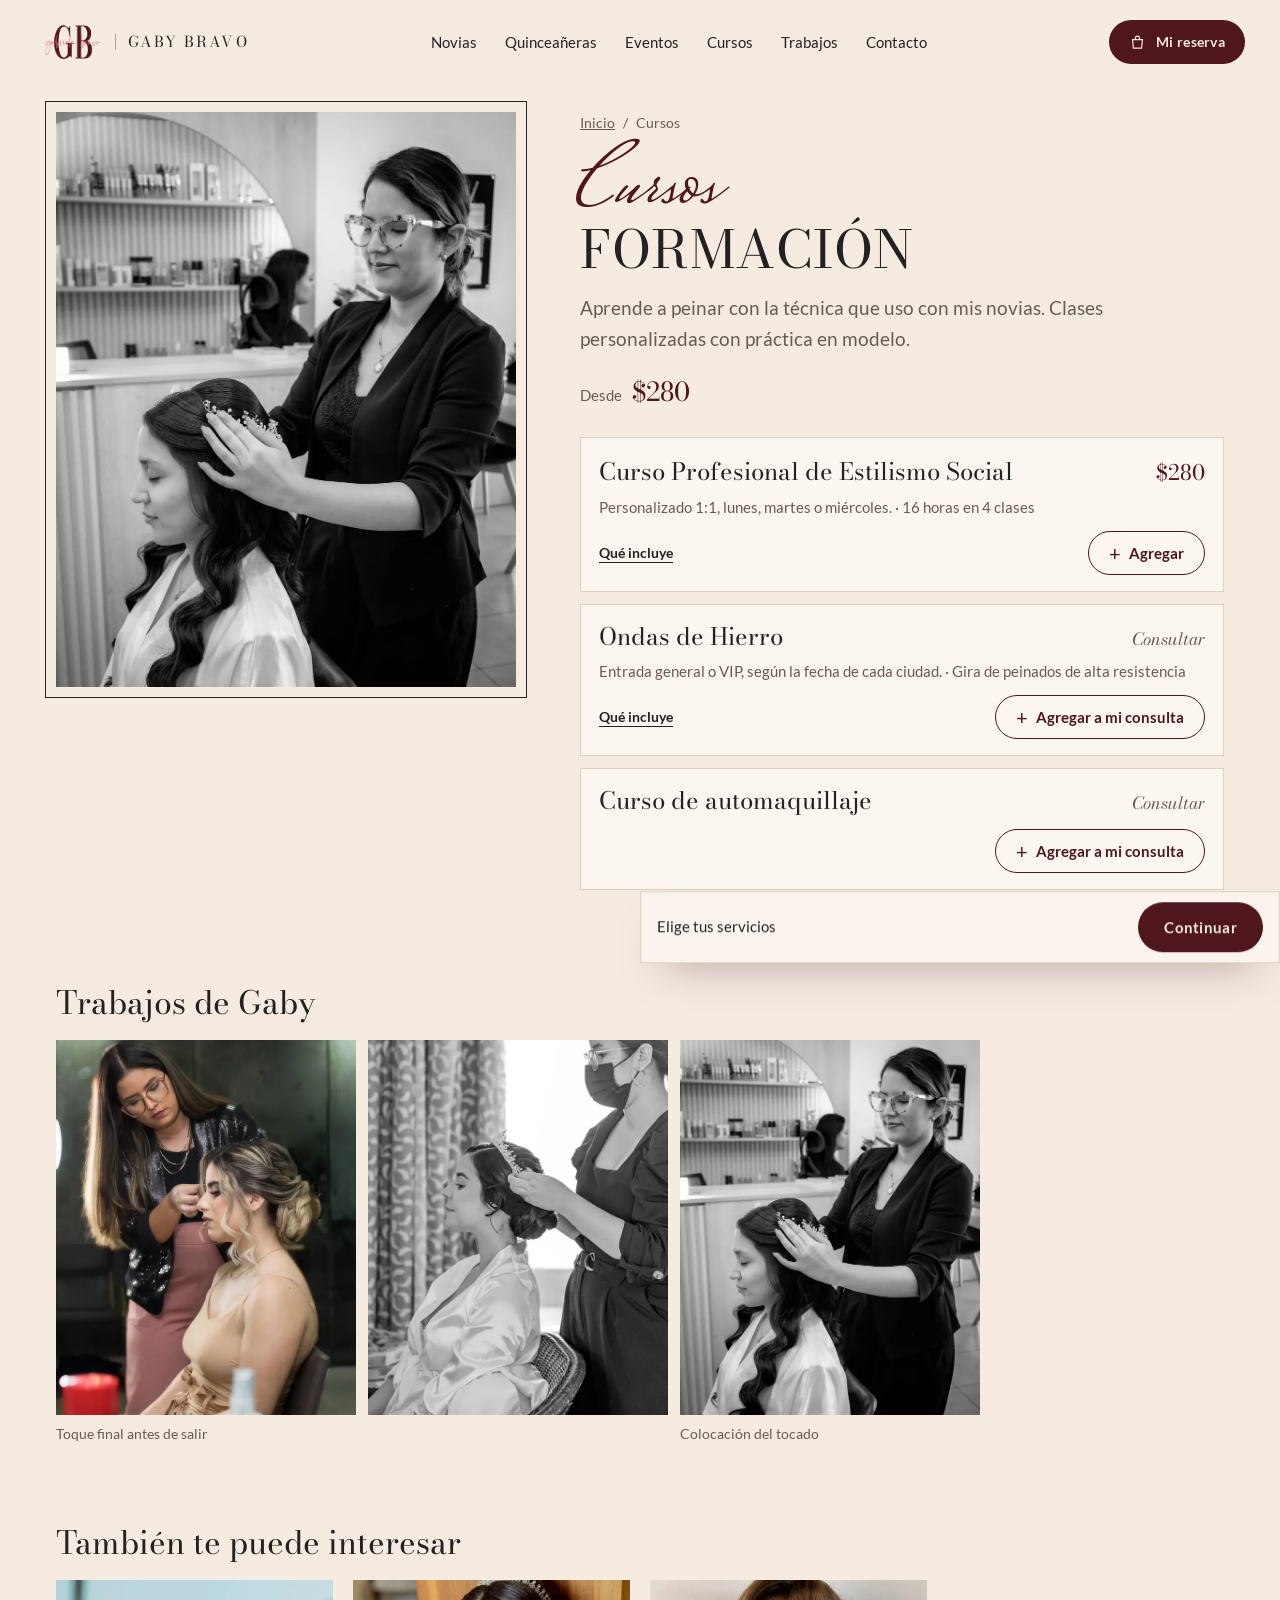
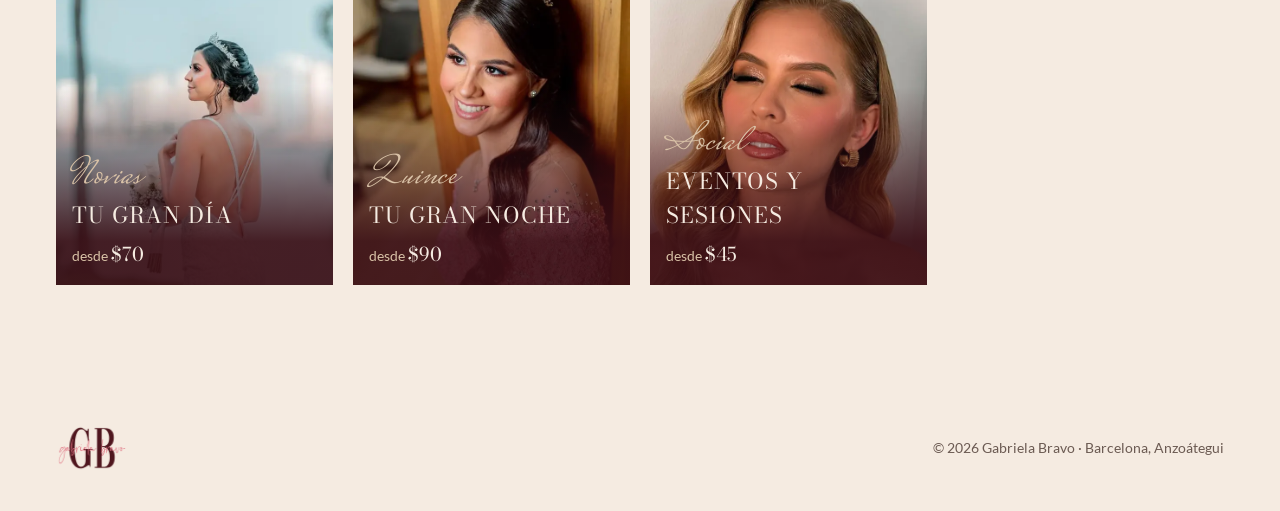
<file: cursos.html>
<!doctype html>
<html lang="es">
<head>
<meta charset="utf-8">
<meta name="viewport" content="width=device-width, initial-scale=1, viewport-fit=cover">
<title>Cursos de peinado en Barcelona y Lechería · Gaby Bravo</title>
<meta name="description" content="Curso Profesional de Estilismo Social: aprende peinado de alta resistencia con Gaby Bravo en Barcelona, Anzoátegui. Clases personalizadas, práctica con modelo y certificado.">
<meta property="og:title" content="Cursos de peinado en Barcelona y Lechería · Gaby Bravo">
<meta property="og:description" content="Curso Profesional de Estilismo Social: aprende peinado de alta resistencia con Gaby Bravo en Barcelona, Anzoátegui. Clases personalizadas, práctica con modelo y certificado.">
<meta property="og:image" content="https://gabybravoartist.com/fotos/gaby-colocando-tocado.webp">
<meta property="og:type" content="website">
<meta property="og:url" content="https://gabybravoartist.com/cursos.html">
<link rel="canonical" href="https://gabybravoartist.com/cursos.html">
<link rel="icon" href="favicon.ico" sizes="any">
<link rel="icon" type="image/png" sizes="32x32" href="img/favicon-32.png">
<link rel="icon" type="image/png" sizes="192x192" href="img/icono-192.png">
<link rel="apple-touch-icon" href="img/icono-180.png">
<link rel="manifest" href="site.webmanifest">
<meta name="theme-color" content="#F5EBE1">
<meta name="apple-mobile-web-app-title" content="Gaby Bravo">
<link rel="preload" href="fonts/bodoni-moda-latin-400-normal.woff2" as="font" type="font/woff2" crossorigin>
<link rel="stylesheet" href="estilos.css?v=20261116a">
<link rel="preload" as="image" href="fotos/gaby-colocando-tocado.webp">
<script type="application/ld+json">{"@context": "https://schema.org", "@type": "OfferCatalog", "name": "Cursos · Gaby Bravo", "url": "https://gabybravoartist.com/cursos.html", "itemListElement": [{"@type": "Offer", "itemOffered": {"@type": "Service", "name": "Curso Profesional de Estilismo Social", "description": "Arma tu maleta de peinado. Preparación del cabello, secado y planchado. Ondas Hollywood glam y semirrecogido con rulos. Recogido bajo y coleta alta pulida. Práctica supervisada en modelo. Asesoría por 3 meses y corrección de tareas. Guía de productos y certificado digital", "provider": {"@type": "BeautySalon", "name": "Gaby Bravo", "url": "https://gabybravoartist.com"}}, "price": 280, "priceCurrency": "USD"}, {"@type": "Offer", "itemOffered": {"@type": "Service", "name": "Ondas de Hierro", "description": "Técnica de ondas blindadas. Recogido alto estilo francés. Certificado impreso", "provider": {"@type": "BeautySalon", "name": "Gaby Bravo", "url": "https://gabybravoartist.com"}}}, {"@type": "Offer", "itemOffered": {"@type": "Service", "name": "Curso de automaquillaje", "description": "", "provider": {"@type": "BeautySalon", "name": "Gaby Bravo", "url": "https://gabybravoartist.com"}}}]}</script>
</head>
<body data-pagina="cursos" data-cat="cursos">
<a class="saltar" href="#contenido">Saltar al contenido</a>
<div class="cinta" id="cinta" hidden><a href="index.html#servicios"><b>−10%</b><span id="cinta-txt"></span></a></div>
<header class="cab" id="cab">
  <div class="envoltura">
    <a class="logo" href="index.html" aria-label="Gaby Bravo, inicio"><img src="img/gb.png" alt=""><span>Gaby Bravo</span></a>
    <nav aria-label="Páginas">
      <a href="novias.html">Novias</a>
      <a href="quinceaneras.html">Quinceañeras</a>
      <a href="eventos.html">Eventos</a>
      <a href="cursos.html">Cursos</a>
      <a href="index.html#galeria">Trabajos</a>
      <a href="index.html#ubicacion">Contacto</a>
    </nav>
    <div class="acciones">
      <a class="btn btn-sel" href="reservar.html" aria-label="Mi reserva"><svg viewBox="0 0 24 24" fill="none" stroke="currentColor" stroke-width="1.6" aria-hidden="true"><path d="M5 8h14l-1.2 12H6.2L5 8Z"/><path d="M9 8V6a3 3 0 0 1 6 0v2"/></svg><span class="txt">Mi reserva</span><span class="cuenta" hidden>0</span></a>
      <button class="menu-btn" type="button" id="menu-abrir" aria-expanded="false" aria-controls="hoja"><i aria-hidden="true"></i>Menú</button>
    </div>
  </div>
</header>
<div class="hoja" id="hoja" role="dialog" aria-modal="true" aria-label="Menú" inert>
  <div class="arriba"><span class="marca-hoja">Gaby Bravo</span><button class="cerrar" type="button" id="menu-cerrar">Cerrar</button></div>
  <nav aria-label="Páginas">
    <span class="s" aria-hidden="true">Servicios</span>
    <div class="hoja-precios" id="hoja-precios"></div>
    <a class="hoja-l" href="index.html">Inicio</a>
    <a class="hoja-l" href="index.html#galeria">Trabajos</a>
    <a class="hoja-l" href="index.html#pagos">Pagos y políticas</a>
    <a class="hoja-l" href="index.html#ubicacion">Contacto</a>
  </nav>
  <div class="pie-hoja"><a class="btn" href="reservar.html"><svg viewBox="0 0 24 24" fill="none" stroke="currentColor" stroke-width="1.6" aria-hidden="true"><path d="M5 8h14l-1.2 12H6.2L5 8Z"/><path d="M9 8V6a3 3 0 0 1 6 0v2"/></svg>Mi reserva<span class="cuenta" hidden>0</span></a><a class="js-wa enlace-claro" data-msg="Hola Gaby, tengo una pregunta.">¿Tienes una pregunta? Escríbeme</a></div>
</div>
<main id="contenido" class="pcat">
  <div class="envoltura pcat-grid">
    <figure class="pcat-foto"><img id="cat-portada" src="fotos/gaby-colocando-tocado.webp" alt="Gaby colocando una tiara durante el peinado de una novia" fetchpriority="high"></figure>
    <div class="pcat-cont">
      <nav class="migas" aria-label="Ruta"><a href="index.html">Inicio</a><span aria-hidden="true">/</span><span id="cat-miga">Cursos</span></nav>
      <h1 class="titulo"><span class="s" id="cat-script">Cursos</span><span class="c" id="cat-t2">Formación</span></h1>
      <p class="lead" id="cat-intro">Aprende a peinar con la técnica que uso con mis novias. Clases personalizadas con práctica en modelo.</p>
      <p class="pcat-desde" id="cat-desde">Desde <span class="pr"><b>$280</b></span></p>
      <div class="promo-aviso" id="promo-aviso" hidden></div>
      <h2 class="sr">Servicios y precios</h2>
      <ul class="servs" id="servs">
<li class="serv"><div class="serv-cab"><h3>Curso Profesional de Estilismo Social</h3><span class="pr"><b>$280</b></span></div><p class="serv-meta">Personalizado 1:1, lunes, martes o miércoles. · 16 horas en 4 clases</p><div class="serv-pie"><details class="incluye"><summary>Qué incluye</summary><ul><li>Arma tu maleta de peinado</li><li>Preparación del cabello, secado y planchado</li><li>Ondas Hollywood glam y semirrecogido con rulos</li><li>Recogido bajo y coleta alta pulida</li><li>Práctica supervisada en modelo</li><li>Asesoría por 3 meses y corrección de tareas</li><li>Guía de productos y certificado digital</li></ul></details></div></li>
<li class="serv"><div class="serv-cab"><h3>Ondas de Hierro</h3><span class="pr consultar">Consultar</span></div><p class="serv-meta">Entrada general o VIP, según la fecha de cada ciudad. · Gira de peinados de alta resistencia</p><div class="serv-pie"><details class="incluye"><summary>Qué incluye</summary><ul><li>Técnica de ondas blindadas</li><li>Recogido alto estilo francés</li><li>Certificado impreso</li></ul></details></div></li>
<li class="serv"><div class="serv-cab"><h3>Curso de automaquillaje</h3><span class="pr consultar">Consultar</span></div></li>
</ul>
      <p class="nota-precio" id="nota-precio"></p>
    </div>
  </div>
  <section class="tira-sec" aria-labelledby="h-tira">
    <div class="envoltura"><h2 class="mini-tit" id="h-tira">Trabajos de Gaby</h2></div>
    <div class="tira" id="tira"><figure><img src="fotos/sm/gaby-peinando.webp" alt="Gaby dando el toque final a un peinado" loading="lazy"><figcaption>Toque final antes de salir</figcaption></figure><figure><img src="fotos/sm/novia-tiara-proceso.webp" alt="" loading="lazy"><figcaption></figcaption></figure><figure><img src="fotos/sm/gaby-colocando-tocado.webp" alt="Gaby colocando el tocado a una novia" loading="lazy"><figcaption>Colocación del tocado</figcaption></figure></div>
  </section>
  <section class="envoltura otras" aria-labelledby="h-otras">
    <h2 class="mini-tit" id="h-otras">También te puede interesar</h2>
    <div class="tarjetas-cat chicas" id="otras"><a class="tcat" href="novias.html"><span class="tcat-txt"><span class="tcat-s">Novias</span><span class="tcat-n">Tu gran día</span></span></a><a class="tcat" href="quinceaneras.html"><span class="tcat-txt"><span class="tcat-s">Quince</span><span class="tcat-n">Tu gran noche</span></span></a><a class="tcat" href="eventos.html"><span class="tcat-txt"><span class="tcat-s">Social</span><span class="tcat-n">Eventos y sesiones</span></span></a></div>
  </section>
</main>
<footer class="pie">
  <div class="envoltura">
    <img src="img/gb.png" alt="Gaby Bravo">
    <span>© <span id="anio"></span> Gabriela Bravo · Barcelona, Anzoátegui</span>
  </div>
</footer>
<div class="bolsa vacia" id="bolsa" data-siempre="0" data-vacio-href="reservar.html" data-vacio-txt="Continuar">
  <div class="bolsa-txt" id="bolsa-txt"></div>
  <a class="btn" id="bolsa-ir" href="reservar.html">Continuar</a>
</div>
<script src="datos.js?v=20261116a"></script>
<script src="sitio.js?v=20261116a"></script>
<script src="categoria.js?v=20261116a"></script>
</body>
</html>
</file>
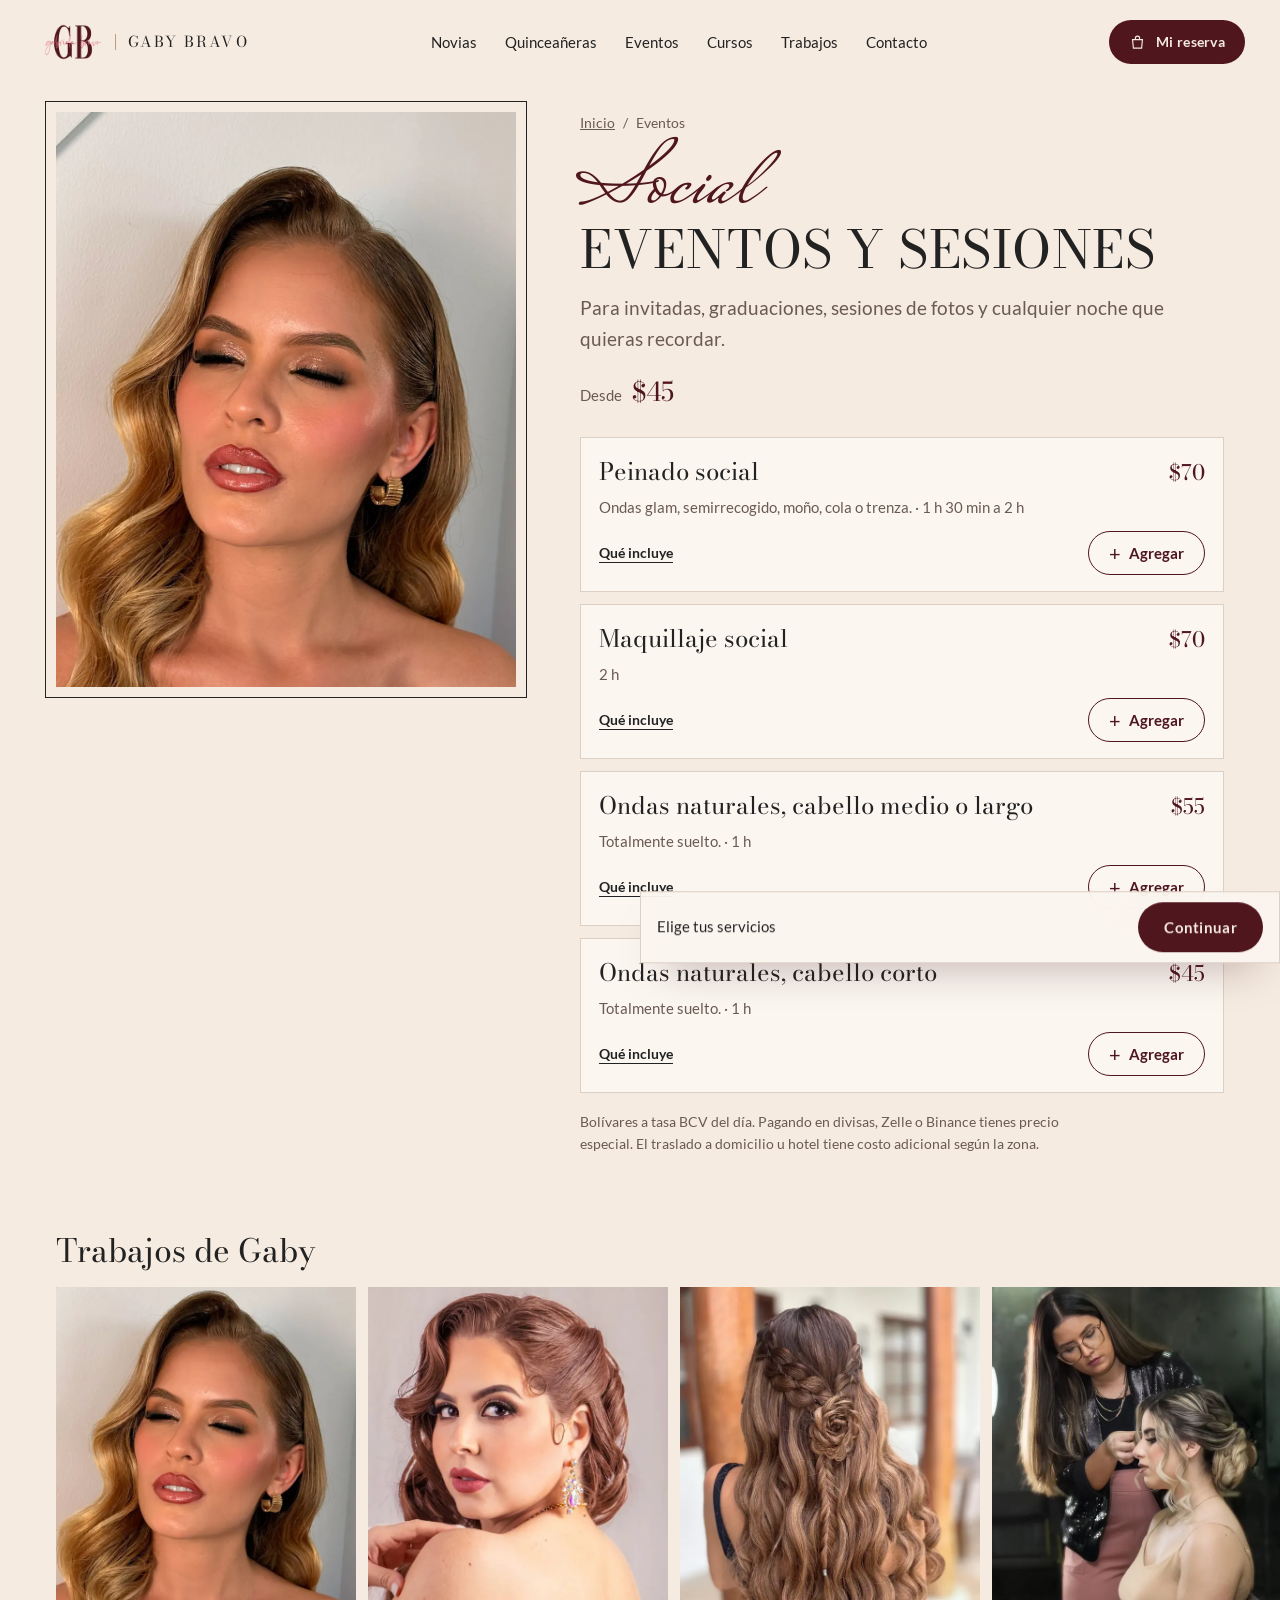
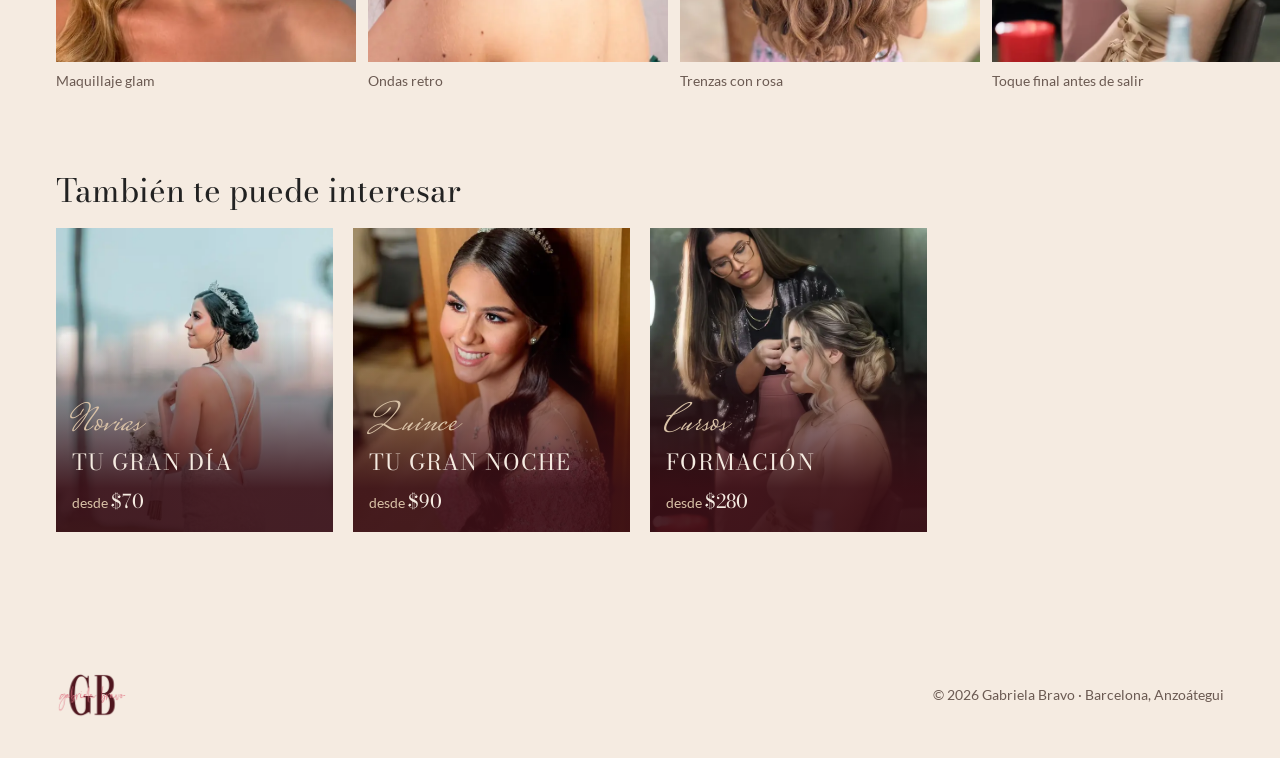
<file: eventos.html>
<!doctype html>
<html lang="es">
<head>
<meta charset="utf-8">
<meta name="viewport" content="width=device-width, initial-scale=1, viewport-fit=cover">
<title>Peinado y maquillaje para eventos en Lechería y Barcelona · Gaby Bravo</title>
<meta name="description" content="Peinado social, ondas y maquillaje para invitadas, graduaciones y sesiones de fotos en Lechería, Barcelona y Puerto La Cruz. En el estudio o a domicilio.">
<meta property="og:title" content="Peinado y maquillaje para eventos en Lechería y Barcelona · Gaby Bravo">
<meta property="og:description" content="Peinado social, ondas y maquillaje para invitadas, graduaciones y sesiones de fotos en Lechería, Barcelona y Puerto La Cruz. En el estudio o a domicilio.">
<meta property="og:image" content="https://gabybravoartist.com/fotos/maquillaje-glam.webp">
<meta property="og:type" content="website">
<meta property="og:url" content="https://gabybravoartist.com/eventos.html">
<link rel="canonical" href="https://gabybravoartist.com/eventos.html">
<link rel="icon" href="favicon.ico" sizes="any">
<link rel="icon" type="image/png" sizes="32x32" href="img/favicon-32.png">
<link rel="icon" type="image/png" sizes="192x192" href="img/icono-192.png">
<link rel="apple-touch-icon" href="img/icono-180.png">
<link rel="manifest" href="site.webmanifest">
<meta name="theme-color" content="#F5EBE1">
<meta name="apple-mobile-web-app-title" content="Gaby Bravo">
<link rel="preload" href="fonts/bodoni-moda-latin-400-normal.woff2" as="font" type="font/woff2" crossorigin>
<link rel="stylesheet" href="estilos.css?v=20261116a">
<link rel="preload" as="image" href="fotos/maquillaje-glam.webp">
<script type="application/ld+json">{"@context": "https://schema.org", "@type": "OfferCatalog", "name": "Eventos · Gaby Bravo", "url": "https://gabybravoartist.com/eventos.html", "itemListElement": [{"@type": "Offer", "itemOffered": {"@type": "Service", "name": "Peinado social", "description": "Preparación del cabello con protector térmico. Espuma fijadora para la durabilidad. Pulido con secado express. Extensiones de clip (las traes tú). Fijación con laca líquida y sellado en aerosol. Malla para recoger las ondas", "provider": {"@type": "BeautySalon", "name": "Gaby Bravo", "url": "https://gabybravoartist.com"}}, "price": 70, "priceCurrency": "USD"}, {"@type": "Offer", "itemOffered": {"@type": "Service", "name": "Maquillaje social", "description": "Preparación de la piel. Corrección de ojeras y manchas. Base resistente. Contorno y blush en crema y polvo. Sellado y fijación. Diseño y fijación de cejas. Ojos soft o full glam. Delineador, rímel y pestañas postizas corridas. Labial de larga duración", "provider": {"@type": "BeautySalon", "name": "Gaby Bravo", "url": "https://gabybravoartist.com"}}, "price": 70, "priceCurrency": "USD"}, {"@type": "Offer", "itemOffered": {"@type": "Service", "name": "Ondas naturales, cabello medio o largo", "description": "Protector térmico y espuma fijadora. Secado express. Ondas naturales. Fijación y sellado con laca", "provider": {"@type": "BeautySalon", "name": "Gaby Bravo", "url": "https://gabybravoartist.com"}}, "price": 55, "priceCurrency": "USD"}, {"@type": "Offer", "itemOffered": {"@type": "Service", "name": "Ondas naturales, cabello corto", "description": "Protector térmico y espuma fijadora. Secado express. Ondas naturales. Fijación y sellado con laca", "provider": {"@type": "BeautySalon", "name": "Gaby Bravo", "url": "https://gabybravoartist.com"}}, "price": 45, "priceCurrency": "USD"}]}</script>
</head>
<body data-pagina="eventos" data-cat="social">
<a class="saltar" href="#contenido">Saltar al contenido</a>
<div class="cinta" id="cinta" hidden><a href="index.html#servicios"><b>−10%</b><span id="cinta-txt"></span></a></div>
<header class="cab" id="cab">
  <div class="envoltura">
    <a class="logo" href="index.html" aria-label="Gaby Bravo, inicio"><img src="img/gb.png" alt=""><span>Gaby Bravo</span></a>
    <nav aria-label="Páginas">
      <a href="novias.html">Novias</a>
      <a href="quinceaneras.html">Quinceañeras</a>
      <a href="eventos.html">Eventos</a>
      <a href="cursos.html">Cursos</a>
      <a href="index.html#galeria">Trabajos</a>
      <a href="index.html#ubicacion">Contacto</a>
    </nav>
    <div class="acciones">
      <a class="btn btn-sel" href="reservar.html" aria-label="Mi reserva"><svg viewBox="0 0 24 24" fill="none" stroke="currentColor" stroke-width="1.6" aria-hidden="true"><path d="M5 8h14l-1.2 12H6.2L5 8Z"/><path d="M9 8V6a3 3 0 0 1 6 0v2"/></svg><span class="txt">Mi reserva</span><span class="cuenta" hidden>0</span></a>
      <button class="menu-btn" type="button" id="menu-abrir" aria-expanded="false" aria-controls="hoja"><i aria-hidden="true"></i>Menú</button>
    </div>
  </div>
</header>
<div class="hoja" id="hoja" role="dialog" aria-modal="true" aria-label="Menú" inert>
  <div class="arriba"><span class="marca-hoja">Gaby Bravo</span><button class="cerrar" type="button" id="menu-cerrar">Cerrar</button></div>
  <nav aria-label="Páginas">
    <span class="s" aria-hidden="true">Servicios</span>
    <div class="hoja-precios" id="hoja-precios"></div>
    <a class="hoja-l" href="index.html">Inicio</a>
    <a class="hoja-l" href="index.html#galeria">Trabajos</a>
    <a class="hoja-l" href="index.html#pagos">Pagos y políticas</a>
    <a class="hoja-l" href="index.html#ubicacion">Contacto</a>
  </nav>
  <div class="pie-hoja"><a class="btn" href="reservar.html"><svg viewBox="0 0 24 24" fill="none" stroke="currentColor" stroke-width="1.6" aria-hidden="true"><path d="M5 8h14l-1.2 12H6.2L5 8Z"/><path d="M9 8V6a3 3 0 0 1 6 0v2"/></svg>Mi reserva<span class="cuenta" hidden>0</span></a><a class="js-wa enlace-claro" data-msg="Hola Gaby, tengo una pregunta.">¿Tienes una pregunta? Escríbeme</a></div>
</div>
<main id="contenido" class="pcat">
  <div class="envoltura pcat-grid">
    <figure class="pcat-foto"><img id="cat-portada" src="fotos/maquillaje-glam.webp" alt="Maquillaje de noche con sombra dorada y ondas" fetchpriority="high"></figure>
    <div class="pcat-cont">
      <nav class="migas" aria-label="Ruta"><a href="index.html">Inicio</a><span aria-hidden="true">/</span><span id="cat-miga">Eventos</span></nav>
      <h1 class="titulo"><span class="s" id="cat-script">Social</span><span class="c" id="cat-t2">Eventos y sesiones</span></h1>
      <p class="lead" id="cat-intro">Para invitadas, graduaciones, sesiones de fotos y cualquier noche que quieras recordar.</p>
      <p class="pcat-desde" id="cat-desde">Desde <span class="pr"><b>$45</b></span></p>
      <div class="promo-aviso" id="promo-aviso" hidden></div>
      <h2 class="sr">Servicios y precios</h2>
      <ul class="servs" id="servs">
<li class="serv"><div class="serv-cab"><h3>Peinado social</h3><span class="pr"><b>$70</b></span></div><p class="serv-meta">Ondas glam, semirrecogido, moño, cola o trenza. · 1 h 30 min a 2 h</p><div class="serv-pie"><details class="incluye"><summary>Qué incluye</summary><ul><li>Preparación del cabello con protector térmico</li><li>Espuma fijadora para la durabilidad</li><li>Pulido con secado express</li><li>Extensiones de clip (las traes tú)</li><li>Fijación con laca líquida y sellado en aerosol</li><li>Malla para recoger las ondas</li></ul></details></div></li>
<li class="serv"><div class="serv-cab"><h3>Maquillaje social</h3><span class="pr"><b>$70</b></span></div><p class="serv-meta">2 h</p><div class="serv-pie"><details class="incluye"><summary>Qué incluye</summary><ul><li>Preparación de la piel</li><li>Corrección de ojeras y manchas</li><li>Base resistente</li><li>Contorno y blush en crema y polvo</li><li>Sellado y fijación</li><li>Diseño y fijación de cejas</li><li>Ojos soft o full glam</li><li>Delineador, rímel y pestañas postizas corridas</li><li>Labial de larga duración</li></ul></details></div></li>
<li class="serv"><div class="serv-cab"><h3>Ondas naturales, cabello medio o largo</h3><span class="pr"><b>$55</b></span></div><p class="serv-meta">Totalmente suelto. · 1 h</p><div class="serv-pie"><details class="incluye"><summary>Qué incluye</summary><ul><li>Protector térmico y espuma fijadora</li><li>Secado express</li><li>Ondas naturales</li><li>Fijación y sellado con laca</li></ul></details></div></li>
<li class="serv"><div class="serv-cab"><h3>Ondas naturales, cabello corto</h3><span class="pr"><b>$45</b></span></div><p class="serv-meta">Totalmente suelto. · 1 h</p><div class="serv-pie"><details class="incluye"><summary>Qué incluye</summary><ul><li>Protector térmico y espuma fijadora</li><li>Secado express</li><li>Ondas naturales</li><li>Fijación y sellado con laca</li></ul></details></div></li>
</ul>
      <p class="nota-precio" id="nota-precio">Bolívares a tasa BCV del día. Pagando en divisas, Zelle o Binance tienes precio especial. El traslado a domicilio u hotel tiene costo adicional según la zona.</p>
    </div>
  </div>
  <section class="tira-sec" aria-labelledby="h-tira">
    <div class="envoltura"><h2 class="mini-tit" id="h-tira">Trabajos de Gaby</h2></div>
    <div class="tira" id="tira"><figure><img src="fotos/sm/maquillaje-glam.webp" alt="Maquillaje de noche con sombra dorada brillante y labios gloss" loading="lazy"><figcaption>Maquillaje glam</figcaption></figure><figure><img src="fotos/sm/ondas-retro.webp" alt="Peinado de ondas al agua estilo retro con maquillaje de noche" loading="lazy"><figcaption>Ondas retro</figcaption></figure><figure><img src="fotos/sm/trenza-rosa.webp" alt="Semirrecogido con trenzas y una rosa trenzada sobre ondas largas" loading="lazy"><figcaption>Trenzas con rosa</figcaption></figure><figure><img src="fotos/sm/gaby-peinando.webp" alt="Gaby dando el toque final a un peinado" loading="lazy"><figcaption>Toque final antes de salir</figcaption></figure></div>
  </section>
  <section class="envoltura otras" aria-labelledby="h-otras">
    <h2 class="mini-tit" id="h-otras">También te puede interesar</h2>
    <div class="tarjetas-cat chicas" id="otras"><a class="tcat" href="novias.html"><span class="tcat-txt"><span class="tcat-s">Novias</span><span class="tcat-n">Tu gran día</span></span></a><a class="tcat" href="quinceaneras.html"><span class="tcat-txt"><span class="tcat-s">Quince</span><span class="tcat-n">Tu gran noche</span></span></a><a class="tcat" href="cursos.html"><span class="tcat-txt"><span class="tcat-s">Cursos</span><span class="tcat-n">Formación</span></span></a></div>
  </section>
</main>
<footer class="pie">
  <div class="envoltura">
    <img src="img/gb.png" alt="Gaby Bravo">
    <span>© <span id="anio"></span> Gabriela Bravo · Barcelona, Anzoátegui</span>
  </div>
</footer>
<div class="bolsa vacia" id="bolsa" data-siempre="0" data-vacio-href="reservar.html" data-vacio-txt="Continuar">
  <div class="bolsa-txt" id="bolsa-txt"></div>
  <a class="btn" id="bolsa-ir" href="reservar.html">Continuar</a>
</div>
<script src="datos.js?v=20261116a"></script>
<script src="sitio.js?v=20261116a"></script>
<script src="categoria.js?v=20261116a"></script>
</body>
</html>
</file>
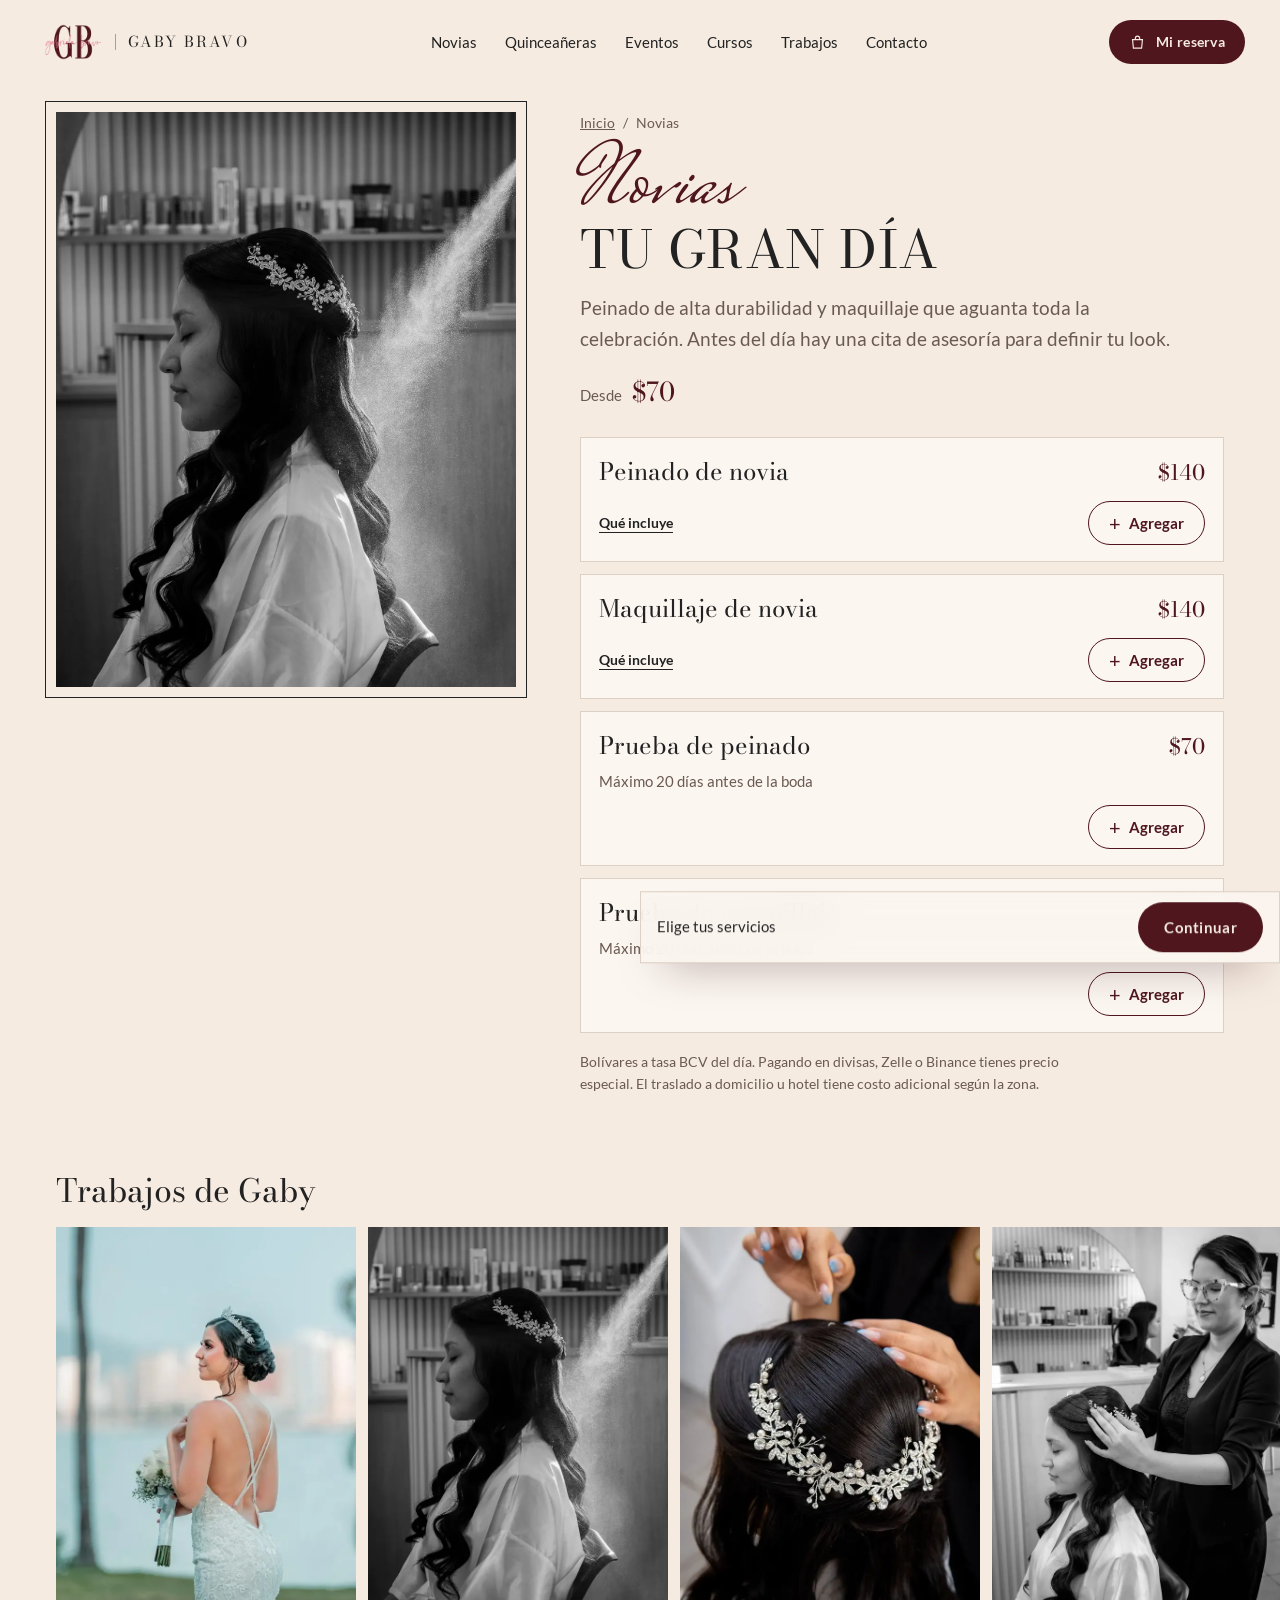
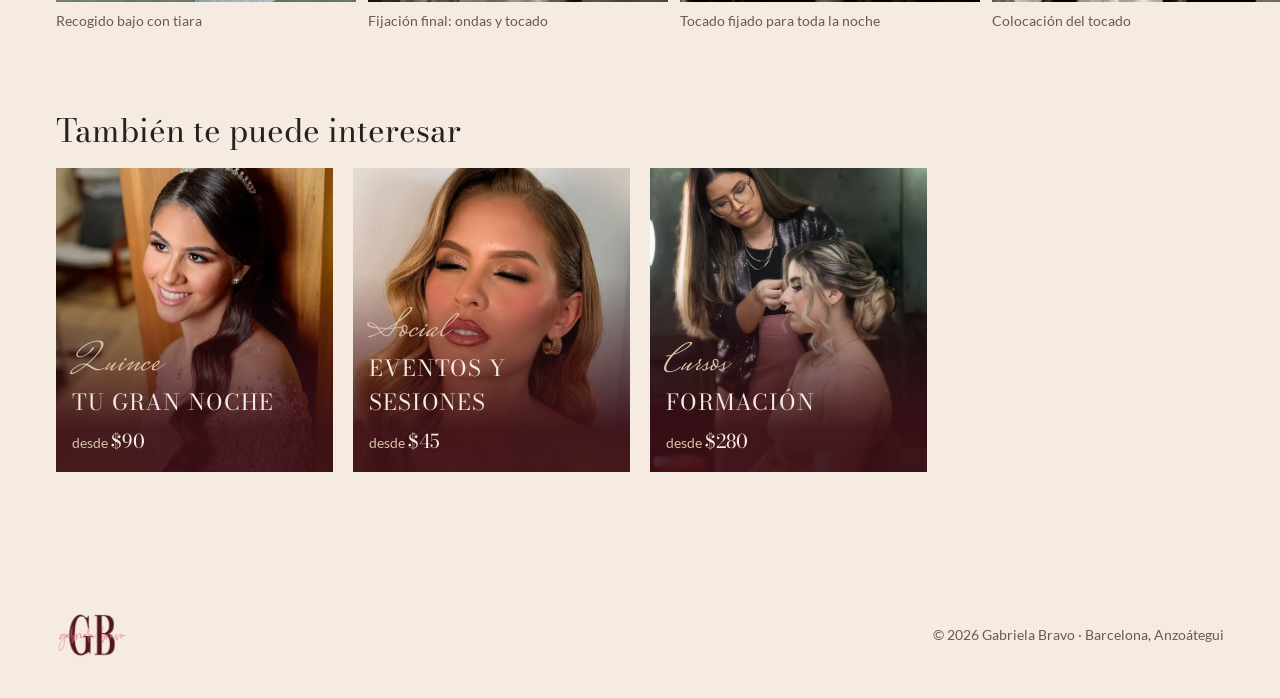
<file: novias.html>
<!doctype html>
<html lang="es">
<head>
<meta charset="utf-8">
<meta name="viewport" content="width=device-width, initial-scale=1, viewport-fit=cover">
<title>Peinado y maquillaje de novia en Lechería y Barcelona · Gaby Bravo</title>
<meta name="description" content="Peinado de alta durabilidad y maquillaje de novia en Lechería, Barcelona y Puerto La Cruz, en el estudio o a domicilio. Con cita de asesoría y prueba antes de la boda.">
<meta property="og:title" content="Peinado y maquillaje de novia en Lechería y Barcelona · Gaby Bravo">
<meta property="og:description" content="Peinado de alta durabilidad y maquillaje de novia en Lechería, Barcelona y Puerto La Cruz, en el estudio o a domicilio. Con cita de asesoría y prueba antes de la boda.">
<meta property="og:image" content="https://gabybravoartist.com/fotos/novia-perfil-laca.webp">
<meta property="og:type" content="website">
<meta property="og:url" content="https://gabybravoartist.com/novias.html">
<link rel="canonical" href="https://gabybravoartist.com/novias.html">
<link rel="icon" href="favicon.ico" sizes="any">
<link rel="icon" type="image/png" sizes="32x32" href="img/favicon-32.png">
<link rel="icon" type="image/png" sizes="192x192" href="img/icono-192.png">
<link rel="apple-touch-icon" href="img/icono-180.png">
<link rel="manifest" href="site.webmanifest">
<meta name="theme-color" content="#F5EBE1">
<meta name="apple-mobile-web-app-title" content="Gaby Bravo">
<link rel="preload" href="fonts/bodoni-moda-latin-400-normal.woff2" as="font" type="font/woff2" crossorigin>
<link rel="stylesheet" href="estilos.css?v=20261116a">
<link rel="preload" as="image" href="fotos/novia-perfil-laca.webp">
<script type="application/ld+json">{"@context": "https://schema.org", "@type": "OfferCatalog", "name": "Novias · Gaby Bravo", "url": "https://gabybravoartist.com/novias.html", "itemListElement": [{"@type": "Offer", "itemOffered": {"@type": "Service", "name": "Peinado de novia", "description": "Cita presencial de asesoría. Secado de cabello. Relleno para moños. Peinado de alta durabilidad, el estilo que desees. Malla para ondas. Fijación de tiara y tocado. Colocación de velo. Colocación de extensiones tipo cortina (las traes tú, opcional)", "provider": {"@type": "BeautySalon", "name": "Gaby Bravo", "url": "https://gabybravoartist.com"}}, "price": 140, "priceCurrency": "USD"}, {"@type": "Offer", "itemOffered": {"@type": "Service", "name": "Maquillaje de novia", "description": "Cita presencial de asesoría. Preparación de la piel y skin care. Piel resistente de larga duración. Maquillaje de ojos de tu elección. Pestañas postizas corridas de efecto natural. Labial de larga duración", "provider": {"@type": "BeautySalon", "name": "Gaby Bravo", "url": "https://gabybravoartist.com"}}, "price": 140, "priceCurrency": "USD"}, {"@type": "Offer", "itemOffered": {"@type": "Service", "name": "Prueba de peinado", "description": "", "provider": {"@type": "BeautySalon", "name": "Gaby Bravo", "url": "https://gabybravoartist.com"}}, "price": 70, "priceCurrency": "USD"}, {"@type": "Offer", "itemOffered": {"@type": "Service", "name": "Prueba de maquillaje", "description": "", "provider": {"@type": "BeautySalon", "name": "Gaby Bravo", "url": "https://gabybravoartist.com"}}, "price": 70, "priceCurrency": "USD"}]}</script>
</head>
<body data-pagina="novias" data-cat="novias">
<a class="saltar" href="#contenido">Saltar al contenido</a>
<div class="cinta" id="cinta" hidden><a href="index.html#servicios"><b>−10%</b><span id="cinta-txt"></span></a></div>
<header class="cab" id="cab">
  <div class="envoltura">
    <a class="logo" href="index.html" aria-label="Gaby Bravo, inicio"><img src="img/gb.png" alt=""><span>Gaby Bravo</span></a>
    <nav aria-label="Páginas">
      <a href="novias.html">Novias</a>
      <a href="quinceaneras.html">Quinceañeras</a>
      <a href="eventos.html">Eventos</a>
      <a href="cursos.html">Cursos</a>
      <a href="index.html#galeria">Trabajos</a>
      <a href="index.html#ubicacion">Contacto</a>
    </nav>
    <div class="acciones">
      <a class="btn btn-sel" href="reservar.html" aria-label="Mi reserva"><svg viewBox="0 0 24 24" fill="none" stroke="currentColor" stroke-width="1.6" aria-hidden="true"><path d="M5 8h14l-1.2 12H6.2L5 8Z"/><path d="M9 8V6a3 3 0 0 1 6 0v2"/></svg><span class="txt">Mi reserva</span><span class="cuenta" hidden>0</span></a>
      <button class="menu-btn" type="button" id="menu-abrir" aria-expanded="false" aria-controls="hoja"><i aria-hidden="true"></i>Menú</button>
    </div>
  </div>
</header>
<div class="hoja" id="hoja" role="dialog" aria-modal="true" aria-label="Menú" inert>
  <div class="arriba"><span class="marca-hoja">Gaby Bravo</span><button class="cerrar" type="button" id="menu-cerrar">Cerrar</button></div>
  <nav aria-label="Páginas">
    <span class="s" aria-hidden="true">Servicios</span>
    <div class="hoja-precios" id="hoja-precios"></div>
    <a class="hoja-l" href="index.html">Inicio</a>
    <a class="hoja-l" href="index.html#galeria">Trabajos</a>
    <a class="hoja-l" href="index.html#pagos">Pagos y políticas</a>
    <a class="hoja-l" href="index.html#ubicacion">Contacto</a>
  </nav>
  <div class="pie-hoja"><a class="btn" href="reservar.html"><svg viewBox="0 0 24 24" fill="none" stroke="currentColor" stroke-width="1.6" aria-hidden="true"><path d="M5 8h14l-1.2 12H6.2L5 8Z"/><path d="M9 8V6a3 3 0 0 1 6 0v2"/></svg>Mi reserva<span class="cuenta" hidden>0</span></a><a class="js-wa enlace-claro" data-msg="Hola Gaby, tengo una pregunta.">¿Tienes una pregunta? Escríbeme</a></div>
</div>
<main id="contenido" class="pcat">
  <div class="envoltura pcat-grid">
    <figure class="pcat-foto"><img id="cat-portada" src="fotos/novia-perfil-laca.webp" alt="Gaby colocando el tocado a una novia" fetchpriority="high"></figure>
    <div class="pcat-cont">
      <nav class="migas" aria-label="Ruta"><a href="index.html">Inicio</a><span aria-hidden="true">/</span><span id="cat-miga">Novias</span></nav>
      <h1 class="titulo"><span class="s" id="cat-script">Novias</span><span class="c" id="cat-t2">Tu gran día</span></h1>
      <p class="lead" id="cat-intro">Peinado de alta durabilidad y maquillaje que aguanta toda la celebración. Antes del día hay una cita de asesoría para definir tu look.</p>
      <p class="pcat-desde" id="cat-desde">Desde <span class="pr"><b>$70</b></span></p>
      <div class="promo-aviso" id="promo-aviso" hidden></div>
      <h2 class="sr">Servicios y precios</h2>
      <ul class="servs" id="servs">
<li class="serv"><div class="serv-cab"><h3>Peinado de novia</h3><span class="pr"><b>$140</b></span></div><div class="serv-pie"><details class="incluye"><summary>Qué incluye</summary><ul><li>Cita presencial de asesoría</li><li>Secado de cabello</li><li>Relleno para moños</li><li>Peinado de alta durabilidad, el estilo que desees</li><li>Malla para ondas</li><li>Fijación de tiara y tocado</li><li>Colocación de velo</li><li>Colocación de extensiones tipo cortina (las traes tú, opcional)</li></ul></details></div></li>
<li class="serv"><div class="serv-cab"><h3>Maquillaje de novia</h3><span class="pr"><b>$140</b></span></div><div class="serv-pie"><details class="incluye"><summary>Qué incluye</summary><ul><li>Cita presencial de asesoría</li><li>Preparación de la piel y skin care</li><li>Piel resistente de larga duración</li><li>Maquillaje de ojos de tu elección</li><li>Pestañas postizas corridas de efecto natural</li><li>Labial de larga duración</li></ul></details></div></li>
<li class="serv"><div class="serv-cab"><h3>Prueba de peinado</h3><span class="pr"><b>$70</b></span></div><p class="serv-meta">Máximo 20 días antes de la boda</p></li>
<li class="serv"><div class="serv-cab"><h3>Prueba de maquillaje</h3><span class="pr"><b>$70</b></span></div><p class="serv-meta">Máximo 20 días antes de la boda</p></li>
</ul>
      <p class="nota-precio" id="nota-precio">Bolívares a tasa BCV del día. Pagando en divisas, Zelle o Binance tienes precio especial. El traslado a domicilio u hotel tiene costo adicional según la zona.</p>
    </div>
  </div>
  <section class="tira-sec" aria-labelledby="h-tira">
    <div class="envoltura"><h2 class="mini-tit" id="h-tira">Trabajos de Gaby</h2></div>
    <div class="tira" id="tira"><figure><img src="fotos/sm/novia-espalda-mar.webp" alt="Novia de espalda con recogido bajo y tiara frente al mar" loading="lazy"><figcaption>Recogido bajo con tiara</figcaption></figure><figure><img src="fotos/sm/novia-perfil-laca.webp" alt="Novia de perfil con ondas y tocado, fijación final con laca" loading="lazy"><figcaption>Fijación final: ondas y tocado</figcaption></figure><figure><img src="fotos/sm/novia-tocado-detalle.webp" alt="Detalle de tocado de cristales sobre un semirrecogido" loading="lazy"><figcaption>Tocado fijado para toda la noche</figcaption></figure><figure><img src="fotos/sm/gaby-colocando-tocado.webp" alt="Gaby colocando el tocado a una novia" loading="lazy"><figcaption>Colocación del tocado</figcaption></figure><figure><img src="fotos/sm/novia-espejo.webp" alt="Novia sonriendo frente al espejo después del peinado" loading="lazy"><figcaption>El momento del espejo</figcaption></figure><figure><img src="fotos/sm/novia-bata-tiara.webp" alt="Novia en bata con semirrecogido, mechones sueltos y tiara" loading="lazy"><figcaption>Preparación de novia</figcaption></figure><figure><img src="fotos/sm/novia-recogido-trenza.webp" alt="Recogido trenzado con tocado de novia" loading="lazy"><figcaption>Recogido trenzado con tocado</figcaption></figure></div>
  </section>
  <section class="envoltura otras" aria-labelledby="h-otras">
    <h2 class="mini-tit" id="h-otras">También te puede interesar</h2>
    <div class="tarjetas-cat chicas" id="otras"><a class="tcat" href="quinceaneras.html"><span class="tcat-txt"><span class="tcat-s">Quince</span><span class="tcat-n">Tu gran noche</span></span></a><a class="tcat" href="eventos.html"><span class="tcat-txt"><span class="tcat-s">Social</span><span class="tcat-n">Eventos y sesiones</span></span></a><a class="tcat" href="cursos.html"><span class="tcat-txt"><span class="tcat-s">Cursos</span><span class="tcat-n">Formación</span></span></a></div>
  </section>
</main>
<footer class="pie">
  <div class="envoltura">
    <img src="img/gb.png" alt="Gaby Bravo">
    <span>© <span id="anio"></span> Gabriela Bravo · Barcelona, Anzoátegui</span>
  </div>
</footer>
<div class="bolsa vacia" id="bolsa" data-siempre="0" data-vacio-href="reservar.html" data-vacio-txt="Continuar">
  <div class="bolsa-txt" id="bolsa-txt"></div>
  <a class="btn" id="bolsa-ir" href="reservar.html">Continuar</a>
</div>
<script src="datos.js?v=20261116a"></script>
<script src="sitio.js?v=20261116a"></script>
<script src="categoria.js?v=20261116a"></script>
</body>
</html>
</file>
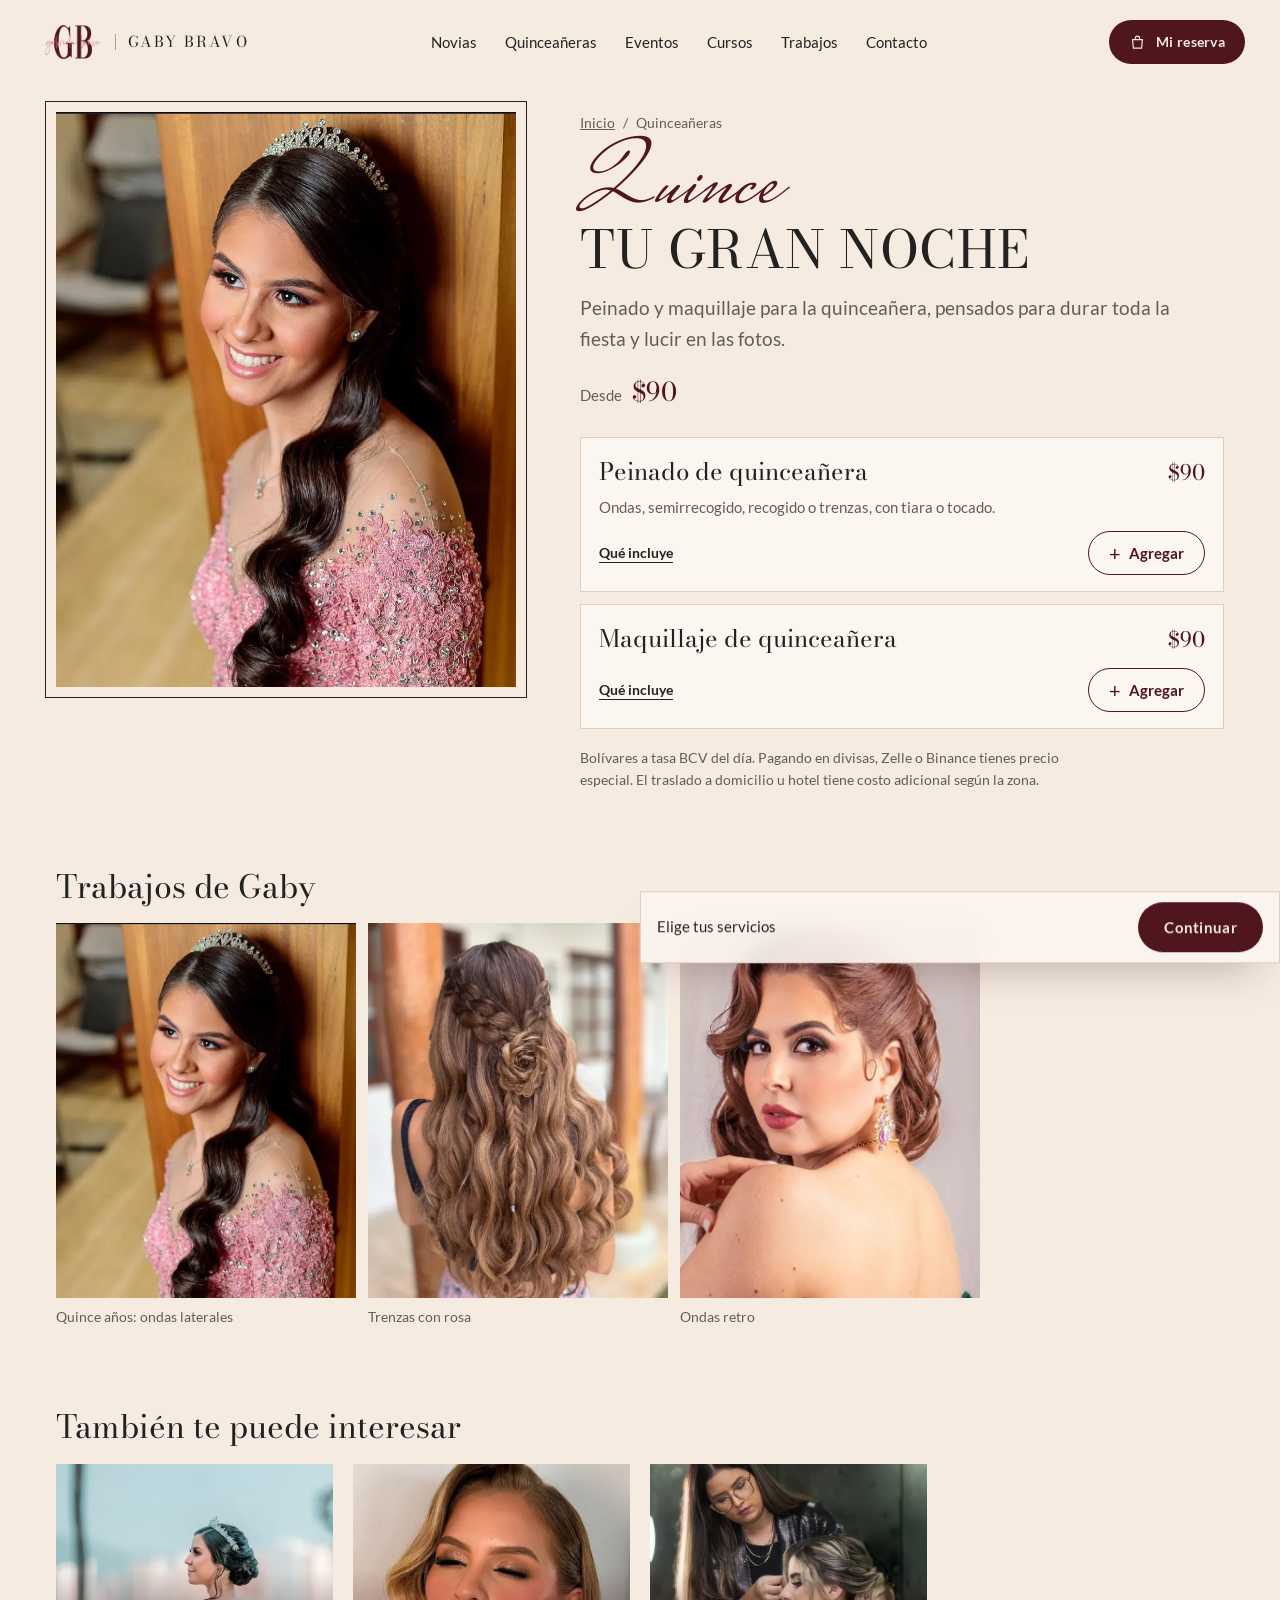
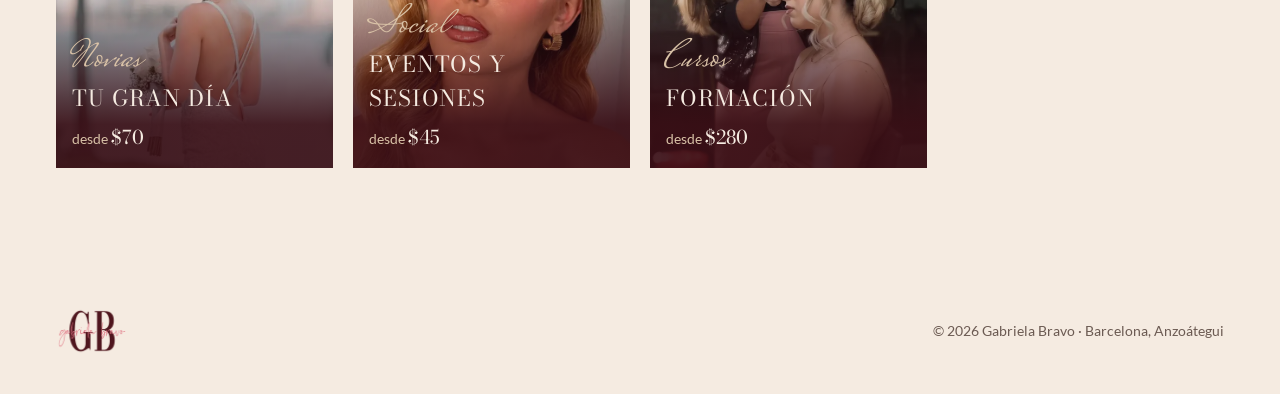
<file: quinceaneras.html>
<!doctype html>
<html lang="es">
<head>
<meta charset="utf-8">
<meta name="viewport" content="width=device-width, initial-scale=1, viewport-fit=cover">
<title>Peinado y maquillaje de quinceañera en Lechería y Barcelona · Gaby Bravo</title>
<meta name="description" content="Peinado y maquillaje para quinceañeras en Lechería, Barcelona y Puerto La Cruz, pensados para durar toda la fiesta y lucir en las fotos. En el estudio o a domicilio.">
<meta property="og:title" content="Peinado y maquillaje de quinceañera en Lechería y Barcelona · Gaby Bravo">
<meta property="og:description" content="Peinado y maquillaje para quinceañeras en Lechería, Barcelona y Puerto La Cruz, pensados para durar toda la fiesta y lucir en las fotos. En el estudio o a domicilio.">
<meta property="og:image" content="https://gabybravoartist.com/fotos/quince-ondas.webp">
<meta property="og:type" content="website">
<meta property="og:url" content="https://gabybravoartist.com/quinceaneras.html">
<link rel="canonical" href="https://gabybravoartist.com/quinceaneras.html">
<link rel="icon" href="favicon.ico" sizes="any">
<link rel="icon" type="image/png" sizes="32x32" href="img/favicon-32.png">
<link rel="icon" type="image/png" sizes="192x192" href="img/icono-192.png">
<link rel="apple-touch-icon" href="img/icono-180.png">
<link rel="manifest" href="site.webmanifest">
<meta name="theme-color" content="#F5EBE1">
<meta name="apple-mobile-web-app-title" content="Gaby Bravo">
<link rel="preload" href="fonts/bodoni-moda-latin-400-normal.woff2" as="font" type="font/woff2" crossorigin>
<link rel="stylesheet" href="estilos.css?v=20261116a">
<link rel="preload" as="image" href="fotos/quince-ondas.webp">
<script type="application/ld+json">{"@context": "https://schema.org", "@type": "OfferCatalog", "name": "Quinceañeras · Gaby Bravo", "url": "https://gabybravoartist.com/quinceaneras.html", "itemListElement": [{"@type": "Offer", "itemOffered": {"@type": "Service", "name": "Peinado de quinceañera", "description": "Preparación del cabello con protector térmico. Espuma fijadora para la durabilidad. Pulido con secado express. Fijación de tiara y tocado. Extensiones de clip (las traes tú). Fijación con laca líquida y sellado en aerosol", "provider": {"@type": "BeautySalon", "name": "Gaby Bravo", "url": "https://gabybravoartist.com"}}, "price": 90, "priceCurrency": "USD"}, {"@type": "Offer", "itemOffered": {"@type": "Service", "name": "Maquillaje de quinceañera", "description": "Preparación de la piel. Corrección de ojeras y manchas. Base resistente. Contorno y blush en crema y polvo. Sellado y fijación. Diseño y fijación de cejas. Ojos soft o glam, según su estilo. Delineador, rímel y pestañas postizas corridas. Labial de larga duración", "provider": {"@type": "BeautySalon", "name": "Gaby Bravo", "url": "https://gabybravoartist.com"}}, "price": 90, "priceCurrency": "USD"}]}</script>
</head>
<body data-pagina="quinceaneras" data-cat="quince">
<a class="saltar" href="#contenido">Saltar al contenido</a>
<div class="cinta" id="cinta" hidden><a href="index.html#servicios"><b>−10%</b><span id="cinta-txt"></span></a></div>
<header class="cab" id="cab">
  <div class="envoltura">
    <a class="logo" href="index.html" aria-label="Gaby Bravo, inicio"><img src="img/gb.png" alt=""><span>Gaby Bravo</span></a>
    <nav aria-label="Páginas">
      <a href="novias.html">Novias</a>
      <a href="quinceaneras.html">Quinceañeras</a>
      <a href="eventos.html">Eventos</a>
      <a href="cursos.html">Cursos</a>
      <a href="index.html#galeria">Trabajos</a>
      <a href="index.html#ubicacion">Contacto</a>
    </nav>
    <div class="acciones">
      <a class="btn btn-sel" href="reservar.html" aria-label="Mi reserva"><svg viewBox="0 0 24 24" fill="none" stroke="currentColor" stroke-width="1.6" aria-hidden="true"><path d="M5 8h14l-1.2 12H6.2L5 8Z"/><path d="M9 8V6a3 3 0 0 1 6 0v2"/></svg><span class="txt">Mi reserva</span><span class="cuenta" hidden>0</span></a>
      <button class="menu-btn" type="button" id="menu-abrir" aria-expanded="false" aria-controls="hoja"><i aria-hidden="true"></i>Menú</button>
    </div>
  </div>
</header>
<div class="hoja" id="hoja" role="dialog" aria-modal="true" aria-label="Menú" inert>
  <div class="arriba"><span class="marca-hoja">Gaby Bravo</span><button class="cerrar" type="button" id="menu-cerrar">Cerrar</button></div>
  <nav aria-label="Páginas">
    <span class="s" aria-hidden="true">Servicios</span>
    <div class="hoja-precios" id="hoja-precios"></div>
    <a class="hoja-l" href="index.html">Inicio</a>
    <a class="hoja-l" href="index.html#galeria">Trabajos</a>
    <a class="hoja-l" href="index.html#pagos">Pagos y políticas</a>
    <a class="hoja-l" href="index.html#ubicacion">Contacto</a>
  </nav>
  <div class="pie-hoja"><a class="btn" href="reservar.html"><svg viewBox="0 0 24 24" fill="none" stroke="currentColor" stroke-width="1.6" aria-hidden="true"><path d="M5 8h14l-1.2 12H6.2L5 8Z"/><path d="M9 8V6a3 3 0 0 1 6 0v2"/></svg>Mi reserva<span class="cuenta" hidden>0</span></a><a class="js-wa enlace-claro" data-msg="Hola Gaby, tengo una pregunta.">¿Tienes una pregunta? Escríbeme</a></div>
</div>
<main id="contenido" class="pcat">
  <div class="envoltura pcat-grid">
    <figure class="pcat-foto"><img id="cat-portada" src="fotos/quince-ondas.webp" alt="Quinceañera con ondas laterales y tiara" fetchpriority="high"></figure>
    <div class="pcat-cont">
      <nav class="migas" aria-label="Ruta"><a href="index.html">Inicio</a><span aria-hidden="true">/</span><span id="cat-miga">Quinceañeras</span></nav>
      <h1 class="titulo"><span class="s" id="cat-script">Quince</span><span class="c" id="cat-t2">Tu gran noche</span></h1>
      <p class="lead" id="cat-intro">Peinado y maquillaje para la quinceañera, pensados para durar toda la fiesta y lucir en las fotos.</p>
      <p class="pcat-desde" id="cat-desde">Desde <span class="pr"><b>$90</b></span></p>
      <div class="promo-aviso" id="promo-aviso" hidden></div>
      <h2 class="sr">Servicios y precios</h2>
      <ul class="servs" id="servs">
<li class="serv"><div class="serv-cab"><h3>Peinado de quinceañera</h3><span class="pr"><b>$90</b></span></div><p class="serv-meta">Ondas, semirrecogido, recogido o trenzas, con tiara o tocado.</p><div class="serv-pie"><details class="incluye"><summary>Qué incluye</summary><ul><li>Preparación del cabello con protector térmico</li><li>Espuma fijadora para la durabilidad</li><li>Pulido con secado express</li><li>Fijación de tiara y tocado</li><li>Extensiones de clip (las traes tú)</li><li>Fijación con laca líquida y sellado en aerosol</li></ul></details></div></li>
<li class="serv"><div class="serv-cab"><h3>Maquillaje de quinceañera</h3><span class="pr"><b>$90</b></span></div><div class="serv-pie"><details class="incluye"><summary>Qué incluye</summary><ul><li>Preparación de la piel</li><li>Corrección de ojeras y manchas</li><li>Base resistente</li><li>Contorno y blush en crema y polvo</li><li>Sellado y fijación</li><li>Diseño y fijación de cejas</li><li>Ojos soft o glam, según su estilo</li><li>Delineador, rímel y pestañas postizas corridas</li><li>Labial de larga duración</li></ul></details></div></li>
</ul>
      <p class="nota-precio" id="nota-precio">Bolívares a tasa BCV del día. Pagando en divisas, Zelle o Binance tienes precio especial. El traslado a domicilio u hotel tiene costo adicional según la zona.</p>
    </div>
  </div>
  <section class="tira-sec" aria-labelledby="h-tira">
    <div class="envoltura"><h2 class="mini-tit" id="h-tira">Trabajos de Gaby</h2></div>
    <div class="tira" id="tira"><figure><img src="fotos/sm/quince-ondas.webp" alt="Quinceañera con ondas laterales y tiara" loading="lazy"><figcaption>Quince años: ondas laterales</figcaption></figure><figure><img src="fotos/sm/trenza-rosa.webp" alt="Semirrecogido con trenzas y una rosa trenzada sobre ondas largas" loading="lazy"><figcaption>Trenzas con rosa</figcaption></figure><figure><img src="fotos/sm/ondas-retro.webp" alt="Peinado de ondas al agua estilo retro con maquillaje de noche" loading="lazy"><figcaption>Ondas retro</figcaption></figure></div>
  </section>
  <section class="envoltura otras" aria-labelledby="h-otras">
    <h2 class="mini-tit" id="h-otras">También te puede interesar</h2>
    <div class="tarjetas-cat chicas" id="otras"><a class="tcat" href="novias.html"><span class="tcat-txt"><span class="tcat-s">Novias</span><span class="tcat-n">Tu gran día</span></span></a><a class="tcat" href="eventos.html"><span class="tcat-txt"><span class="tcat-s">Social</span><span class="tcat-n">Eventos y sesiones</span></span></a><a class="tcat" href="cursos.html"><span class="tcat-txt"><span class="tcat-s">Cursos</span><span class="tcat-n">Formación</span></span></a></div>
  </section>
</main>
<footer class="pie">
  <div class="envoltura">
    <img src="img/gb.png" alt="Gaby Bravo">
    <span>© <span id="anio"></span> Gabriela Bravo · Barcelona, Anzoátegui</span>
  </div>
</footer>
<div class="bolsa vacia" id="bolsa" data-siempre="0" data-vacio-href="reservar.html" data-vacio-txt="Continuar">
  <div class="bolsa-txt" id="bolsa-txt"></div>
  <a class="btn" id="bolsa-ir" href="reservar.html">Continuar</a>
</div>
<script src="datos.js?v=20261116a"></script>
<script src="sitio.js?v=20261116a"></script>
<script src="categoria.js?v=20261116a"></script>
</body>
</html>
</file>
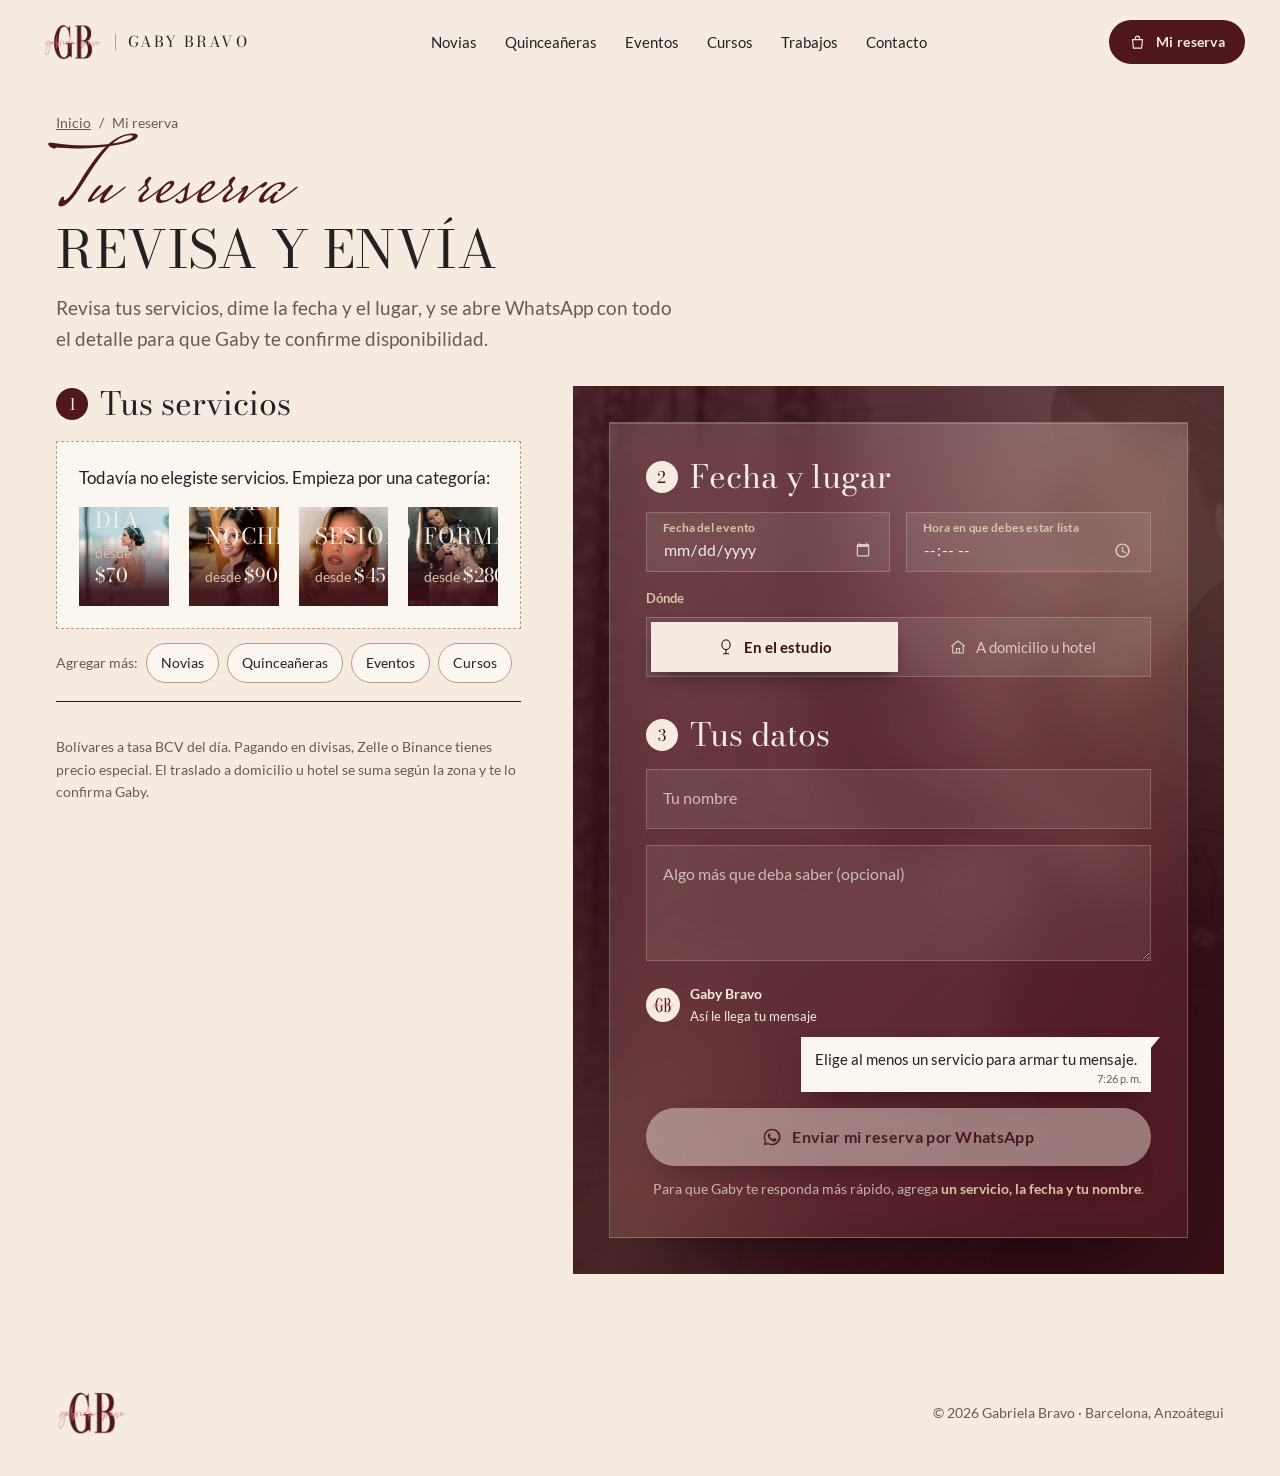
<file: reservar.html>
<!doctype html>
<html lang="es">
<head>
<meta charset="utf-8">
<meta name="viewport" content="width=device-width, initial-scale=1, viewport-fit=cover">
<title>Mi reserva · Gaby Bravo</title>
<meta name="description" content="Revisa tus servicios, elige fecha y lugar, y envía tu reserva por WhatsApp.">
<meta property="og:title" content="Mi reserva · Gaby Bravo">
<meta property="og:description" content="Revisa tus servicios, elige fecha y lugar, y envía tu reserva por WhatsApp.">
<meta property="og:image" content="https://gabybravoartist.com/img/og.jpg">
<meta property="og:type" content="website">
<meta property="og:url" content="https://gabybravoartist.com/reservar.html">
<link rel="canonical" href="https://gabybravoartist.com/reservar.html">
<link rel="icon" href="favicon.ico" sizes="any">
<link rel="icon" type="image/png" sizes="32x32" href="img/favicon-32.png">
<link rel="icon" type="image/png" sizes="192x192" href="img/icono-192.png">
<link rel="apple-touch-icon" href="img/icono-180.png">
<link rel="manifest" href="site.webmanifest">
<meta name="theme-color" content="#F5EBE1">
<meta name="apple-mobile-web-app-title" content="Gaby Bravo">
<link rel="preload" href="fonts/bodoni-moda-latin-400-normal.woff2" as="font" type="font/woff2" crossorigin>
<link rel="stylesheet" href="estilos.css?v=20261116a">
<meta name="robots" content="noindex">
</head>
<body data-pagina="reservar">
<a class="saltar" href="#contenido">Saltar al contenido</a>
<div class="cinta" id="cinta" hidden><a href="index.html#servicios"><b>−10%</b><span id="cinta-txt"></span></a></div>
<header class="cab" id="cab">
  <div class="envoltura">
    <a class="logo" href="index.html" aria-label="Gaby Bravo, inicio"><img src="img/gb.png" alt=""><span>Gaby Bravo</span></a>
    <nav aria-label="Páginas">
      <a href="novias.html">Novias</a>
      <a href="quinceaneras.html">Quinceañeras</a>
      <a href="eventos.html">Eventos</a>
      <a href="cursos.html">Cursos</a>
      <a href="index.html#galeria">Trabajos</a>
      <a href="index.html#ubicacion">Contacto</a>
    </nav>
    <div class="acciones">
      <a class="btn btn-sel" href="reservar.html" aria-label="Mi reserva"><svg viewBox="0 0 24 24" fill="none" stroke="currentColor" stroke-width="1.6" aria-hidden="true"><path d="M5 8h14l-1.2 12H6.2L5 8Z"/><path d="M9 8V6a3 3 0 0 1 6 0v2"/></svg><span class="txt">Mi reserva</span><span class="cuenta" hidden>0</span></a>
      <button class="menu-btn" type="button" id="menu-abrir" aria-expanded="false" aria-controls="hoja"><i aria-hidden="true"></i>Menú</button>
    </div>
  </div>
</header>
<div class="hoja" id="hoja" role="dialog" aria-modal="true" aria-label="Menú" inert>
  <div class="arriba"><span class="marca-hoja">Gaby Bravo</span><button class="cerrar" type="button" id="menu-cerrar">Cerrar</button></div>
  <nav aria-label="Páginas">
    <span class="s" aria-hidden="true">Servicios</span>
    <div class="hoja-precios" id="hoja-precios"></div>
    <a class="hoja-l" href="index.html">Inicio</a>
    <a class="hoja-l" href="index.html#galeria">Trabajos</a>
    <a class="hoja-l" href="index.html#pagos">Pagos y políticas</a>
    <a class="hoja-l" href="index.html#ubicacion">Contacto</a>
  </nav>
  <div class="pie-hoja"><a class="btn" href="reservar.html"><svg viewBox="0 0 24 24" fill="none" stroke="currentColor" stroke-width="1.6" aria-hidden="true"><path d="M5 8h14l-1.2 12H6.2L5 8Z"/><path d="M9 8V6a3 3 0 0 1 6 0v2"/></svg>Mi reserva<span class="cuenta" hidden>0</span></a><a class="js-wa enlace-claro" data-msg="Hola Gaby, tengo una pregunta.">¿Tienes una pregunta? Escríbeme</a></div>
</div>
<main id="contenido" class="preserva">
  <section class="envoltura res-cab">
    <nav class="migas" aria-label="Ruta"><a href="index.html">Inicio</a><span aria-hidden="true">/</span><span>Mi reserva</span></nav>
    <h1 class="titulo"><span class="s">Tu reserva</span><span class="c">Revisa y envía</span></h1>
    <p class="lead">Revisa tus servicios, dime la fecha y el lugar, y se abre WhatsApp con todo el detalle para que Gaby te confirme disponibilidad.</p>
    <div class="promo-aviso" id="promo-aviso" hidden></div>
  </section>
  <div class="envoltura res-grid">
    <section class="res-sel" aria-labelledby="h-sel">
      <h2 class="mini-tit" id="h-sel"><span>1</span>Tus servicios</h2>
      <ul class="res-items" id="res-items"></ul>
      <div class="res-vacia" id="res-vacia" hidden>
        <p>Todavía no elegiste servicios. Empieza por una categoría:</p>
        <div class="tarjetas-cat chicas" id="res-cats"></div>
      </div>
      <p class="res-mas" id="res-mas"></p>
      <dl class="res-tot" id="res-tot"></dl>
      <p class="nota-precio" id="res-nota"></p>
    </section>
    <section class="res-form reserva" aria-label="Fecha, lugar y datos">
      <form class="agenda" id="agenda" novalidate>
        <h2 class="mini-tit claro"><span>2</span>Fecha y lugar</h2>
        <div class="campo fijo">
          <input class="control" id="f-fecha" type="date">
          <label for="f-fecha">Fecha del evento</label>
        </div>
        <div class="campo fijo">
          <input class="control" id="f-hora" type="time">
          <label for="f-hora">Hora en que debes estar lista</label>
        </div>
        <fieldset class="campo ancho">
          <legend>Dónde</legend>
          <div class="seg">
            <span class="indicador" aria-hidden="true"></span>
            <input type="radio" name="lugar" id="f-lugar-estudio" value="En el estudio" checked>
            <label for="f-lugar-estudio"><svg viewBox="0 0 24 24" aria-hidden="true" fill="none" stroke="currentColor" stroke-width="1.5"><ellipse cx="12" cy="9" rx="5.5" ry="6.5"/><path d="M12 15.5V21M8 21h8"/></svg>En el estudio</label>
            <input type="radio" name="lugar" id="f-lugar-domicilio" value="A domicilio u hotel">
            <label for="f-lugar-domicilio"><svg viewBox="0 0 24 24" aria-hidden="true" fill="none" stroke="currentColor" stroke-width="1.5"><path d="M3 11 12 4l9 7M5 10v10h14V10M10 20v-6h4v6"/></svg>A domicilio u hotel</label>
          </div>
        </fieldset>
        <div class="revela ancho" id="c-zona" inert>
          <div><div class="ubicacion">
            <div class="campo buscador">
              <input class="control" id="f-zona" type="text" placeholder="Ej.: Hotel Eurobuilding, Lechería" enterkeyhint="search" autocomplete="street-address">
              <label for="f-zona">Dirección, urbanización u hotel</label>
              <button type="button" class="paso lupa" id="m-buscar" aria-label="Buscar en el mapa"><svg viewBox="0 0 24 24" aria-hidden="true" fill="none" stroke="currentColor" stroke-width="1.7"><circle cx="11" cy="11" r="6.5"/><path d="m16 16 4.5 4.5"/></svg></button>
            </div>
            <div class="mapa-caja">
              <div class="mapa" id="mapa" role="application" aria-label="Mapa para marcar el punto del servicio"></div>
              <button type="button" class="mi-ubicacion" id="m-yo"><svg viewBox="0 0 24 24" aria-hidden="true" fill="none" stroke="currentColor" stroke-width="1.7"><circle cx="12" cy="12" r="3.5"/><path d="M12 2v3M12 19v3M2 12h3M19 12h3"/><circle cx="12" cy="12" r="7.5"/></svg>Usar mi ubicación</button>
            </div>
            <p class="mapa-estado" id="m-estado" aria-live="polite">Toca el mapa para marcar el punto exacto. Puedes arrastrar el marcador.</p>
          </div></div>
        </div>
        <h2 class="mini-tit claro"><span>3</span>Tus datos</h2>
        <div class="campo ancho">
          <input class="control" id="f-nombre" type="text" autocomplete="name" placeholder="Nombre y apellido">
          <label for="f-nombre">Tu nombre</label>
        </div>
        <div class="campo ancho">
          <textarea class="control" id="f-nota" placeholder="Tipo de cabello, alergias, si traes extensiones o tiara…"></textarea>
          <label for="f-nota">Algo más que deba saber (opcional)</label>
        </div>
        <div class="chat ancho">
          <div class="chat-cab"><img src="img/gb.png" alt=""><div><b>Gaby Bravo</b>Así le llega tu mensaje</div></div>
          <p class="burbuja" aria-live="polite"><span id="vista-msj"></span><span class="hora" id="vista-hora"></span></p>
        </div>
        <a class="btn enviar" id="f-enviar" href="#" target="_blank" rel="noopener"><svg viewBox="0 0 24 24" aria-hidden="true"><path fill="currentColor" d="M12 2a10 10 0 0 0-8.7 14.9L2 22l5.3-1.3A10 10 0 1 0 12 2Zm0 18.2a8.2 8.2 0 0 1-4.2-1.1l-.3-.2-3.1.8.8-3-.2-.3A8.2 8.2 0 1 1 12 20.2Zm4.5-6.1c-.2-.1-1.5-.7-1.7-.8s-.4-.1-.6.1-.7.8-.8 1-.3.2-.5.1a6.7 6.7 0 0 1-3.3-2.9c-.3-.4.2-.4.7-1.3a.4.4 0 0 0 0-.4l-.8-1.8c-.2-.5-.4-.4-.6-.4h-.5a1 1 0 0 0-.7.3 3 3 0 0 0-.9 2.2 5.2 5.2 0 0 0 1.1 2.7 11.8 11.8 0 0 0 4.5 4c1.7.7 2.3.8 3.2.6a2.7 2.7 0 0 0 1.8-1.2 2.2 2.2 0 0 0 .1-1.3c0-.1-.2-.2-.5-.3Z"/></svg>Enviar mi reserva por WhatsApp</a>
        <p class="ayuda" id="f-ayuda"></p>
      </form>
    </section>
  </div>
</main>
<footer class="pie">
  <div class="envoltura">
    <img src="img/gb.png" alt="Gaby Bravo">
    <span>© <span id="anio"></span> Gabriela Bravo · Barcelona, Anzoátegui</span>
  </div>
</footer>
<script src="datos.js?v=20261116a"></script>
<script src="sitio.js?v=20261116a"></script>
<script src="reservar.js?v=20261116a"></script>
</body>
</html>
</file>
<file: estilos.css>
/* Layout: portada de revista (título grande a la izquierda que monta sobre la foto), luego un menú de servicios tipo carta con foto fija al lado, galería en mosaico, reserva y datos prácticos. Un solo mundo visual: hueso, tinta y vino. */
@font-face { font-family: "Bodoni Moda"; src: url(fonts/bodoni-moda-latin-400-normal.woff2) format("woff2"); font-weight: 400; font-display: swap; }
@font-face { font-family: "Bodoni Moda"; src: url(fonts/bodoni-moda-latin-500-normal.woff2) format("woff2"); font-weight: 500; font-display: swap; }
@font-face { font-family: "Bodoni Moda"; src: url(fonts/bodoni-moda-latin-400-italic.woff2) format("woff2"); font-weight: 400; font-style: italic; font-display: swap; }
@font-face { font-family: "Mrs Saint Delafield"; src: url(fonts/mrs-saint-delafield-latin-400-normal.woff2) format("woff2"); font-display: swap; }
@font-face { font-family: "Lato"; src: url(fonts/lato-latin-300-normal.woff2) format("woff2"); font-weight: 300; font-display: swap; }
@font-face { font-family: "Lato"; src: url(fonts/lato-latin-400-normal.woff2) format("woff2"); font-weight: 400; font-display: swap; }
@font-face { font-family: "Lato"; src: url(fonts/lato-latin-700-normal.woff2) format("woff2"); font-weight: 700; font-display: swap; }

:root {
  --hueso: #F5EBE1;
  --hueso-claro: #FBF6F0;
  --tinta: #222222;
  --tinta-suave: #6B5A52;
  --vino: #4F161E;
  --vino-hondo: #3A0F16;
  --arena: #B79D83;
  --piedra: #DCCFC3;
  --sobre-vino: #F5EBE1;
  --sobre-vino-suave: #D9C2A7;
  --f-display: "Bodoni Moda", "Bodoni 72", Didot, "Times New Roman", serif;
  --f-script: "Mrs Saint Delafield", "Snell Roundhand", cursive;
  --f-texto: Lato, "Helvetica Neue", Arial, sans-serif;
  --ancho: 1200px;
  --gutter: max(16px, env(safe-area-inset-left, 0px));
  --gutter-r: max(16px, env(safe-area-inset-right, 0px));
  color-scheme: light;
}
* { box-sizing: border-box; }
html { scroll-behavior: smooth; }
@media (prefers-reduced-motion: reduce) { html { scroll-behavior: auto; } * { transition: none !important; animation: none !important; } }
body { margin: 0; background: var(--hueso); color: var(--tinta); font-family: var(--f-texto); font-size: 17px; line-height: 1.6; -webkit-font-smoothing: antialiased; }
body::before { content: ""; position: fixed; inset: 0 0 auto; height: env(safe-area-inset-top, 0px); z-index: 30; background: var(--hueso); }
img { max-width: 100%; display: block; }
a { color: inherit; }
:focus-visible { outline: 2px solid var(--tinta); outline-offset: 3px; }
.envoltura { max-width: var(--ancho); margin: 0 auto; padding-left: var(--gutter); padding-right: var(--gutter-r); }
.seccion { padding-block: clamp(64px, 9vw, 120px); }
h1, h2, h3 { font-weight: 400; margin: 0; text-wrap: balance; }

/* Título en dos niveles: script + serif en mayúsculas (firma de la marca) */
.titulo { display: grid; justify-items: start; line-height: 1; }
.titulo .s { font-family: var(--f-script); font-size: clamp(56px, 7vw, 92px); color: var(--vino); line-height: .9; margin-left: -.04em; }
.titulo .c { font-family: var(--f-display); font-size: clamp(30px, 4.2vw, 52px); text-transform: uppercase; letter-spacing: .01em; margin-top: -.12em; }
.lead { font-size: clamp(17px, 1.6vw, 19px); color: var(--tinta-suave); max-width: 56ch; margin: 18px 0 0; }

/* Botones */
.btn { display: inline-flex; align-items: center; justify-content: center; gap: 10px; min-height: 52px; padding: 0 28px; font: 700 15px/1 var(--f-texto); letter-spacing: .02em; text-decoration: none; border: 0; border-radius: 9999px; cursor: pointer; background: var(--vino); color: var(--sobre-vino); transition: background .15s; }
.btn:hover { background: var(--vino-hondo); }
.btn svg { width: 18px; height: 18px; flex: none; }
.btn-linea { background: transparent; color: var(--tinta); box-shadow: inset 0 0 0 1.5px var(--tinta); }
.btn-linea:hover { background: var(--tinta); color: var(--hueso); }
.enlace { font-weight: 700; text-decoration: underline; text-underline-offset: 4px; text-decoration-thickness: 1px; }

/* Cabecera */
/* Barra superior: transparente sobre la portada; al bajar se vuelve una barra flotante de vidrio */
.cab { position: sticky; top: 0; z-index: 30; padding: max(10px, env(safe-area-inset-top, 0px)) var(--gutter-r) 0 var(--gutter); transition: padding .35s ease; }
.cab .envoltura { display: flex; align-items: center; justify-content: space-between; gap: 18px; min-height: 64px; padding: 0 10px 0 18px; max-width: calc(var(--ancho) + 32px); border: 1px solid transparent; transition: background-color .35s ease, border-color .35s ease, box-shadow .35s ease, min-height .35s ease; }
.cab.flota .envoltura { min-height: 58px; background: color-mix(in srgb, var(--hueso-claro) 78%, transparent); -webkit-backdrop-filter: blur(16px) saturate(150%); backdrop-filter: blur(16px) saturate(150%); border-color: color-mix(in srgb, var(--arena) 45%, transparent); box-shadow: 0 18px 40px -24px rgba(58,15,22,.45); }
.cab .logo { display: flex; align-items: center; gap: 12px; text-decoration: none; }
.cab .logo img { height: 38px; width: auto; transition: height .35s ease; }
.cab.flota .logo img { height: 34px; }
.cab .logo span { font-family: var(--f-display); font-size: 15px; letter-spacing: .14em; text-transform: uppercase; color: var(--tinta); padding-left: 12px; border-left: 1px solid var(--arena); line-height: 1.1; }
.cab nav { display: flex; gap: 4px; }
.cab nav a { position: relative; padding: 10px 12px; font-size: 15px; text-decoration: none; color: var(--tinta); transition: color .2s; }
.cab nav a::after { content: ""; position: absolute; left: 12px; right: 12px; bottom: 4px; height: 1.5px; background: var(--vino); transform: scaleX(0); transform-origin: center; transition: transform .3s cubic-bezier(.2,.8,.2,1); }
.cab nav a:hover::after, .cab nav a[aria-current="true"]::after { transform: scaleX(1); }
.cab nav a[aria-current="true"] { color: var(--vino); }
.cab .acciones { display: flex; align-items: center; gap: 8px; }
.cab .btn { min-height: 44px; padding: 0 20px; font-size: 14px; }
.cab .btn svg { width: 17px; height: 17px; }
.menu-btn { display: none; align-items: center; gap: 10px; min-height: 44px; padding: 0 16px; border: 1px solid var(--tinta); border-radius: 9999px; background: transparent; color: var(--tinta); font: 700 14px var(--f-texto); cursor: pointer; }
.menu-btn i { position: relative; width: 16px; height: 10px; }
.menu-btn i::before, .menu-btn i::after { content: ""; position: absolute; left: 0; right: 0; height: 1.5px; background: currentColor; }
.menu-btn i::before { top: 0; } .menu-btn i::after { bottom: 0; }
/* Hoja de menú en el teléfono */
.hoja { position: fixed; inset: 0; z-index: 40; display: grid; grid-template-rows: auto 1fr auto; padding: max(18px, env(safe-area-inset-top, 0px)) var(--gutter-r) max(24px, env(safe-area-inset-bottom, 0px)) var(--gutter); background: var(--vino-hondo); color: var(--sobre-vino); opacity: 0; visibility: hidden; transition: opacity .3s ease, visibility 0s linear .3s; }
.hoja.abierta { opacity: 1; visibility: visible; transition: opacity .3s ease; }
.hoja .arriba { display: flex; justify-content: space-between; align-items: center; min-height: 52px; }
.hoja .marca-hoja { font-family: var(--f-display); font-size: 17px; letter-spacing: .16em; text-transform: uppercase; color: var(--sobre-vino); }
.hoja .cerrar { min-height: 44px; padding: 0 16px; border: 1px solid rgba(245,235,225,.4); border-radius: 9999px; background: transparent; color: var(--sobre-vino); font: 700 14px var(--f-texto); cursor: pointer; }
.hoja nav { display: grid; align-content: center; gap: 4px; }
.hoja nav a { font-family: var(--f-display); font-size: clamp(32px, 9vw, 44px); line-height: 1.25; text-decoration: none; color: var(--sobre-vino); padding: 6px 0; border-bottom: 1px solid rgba(245,235,225,.12); transform: translateY(12px); opacity: 0; transition: transform .45s cubic-bezier(.2,.8,.2,1), opacity .45s; }
.hoja.abierta nav a { transform: none; opacity: 1; }
.hoja.abierta nav a:nth-child(2) { transition-delay: .04s; } .hoja.abierta nav a:nth-child(3) { transition-delay: .08s; } .hoja.abierta nav a:nth-child(4) { transition-delay: .12s; } .hoja.abierta nav a:nth-child(5) { transition-delay: .16s; } .hoja.abierta nav a:nth-child(6) { transition-delay: .2s; }
.hoja .atajos { display: flex; flex-wrap: wrap; gap: 8px; padding: 4px 0 12px; border-bottom: 1px solid rgba(245,235,225,.12); transform: translateY(12px); opacity: 0; transition: transform .45s cubic-bezier(.2,.8,.2,1) .06s, opacity .45s .06s; }
.hoja.abierta .atajos { transform: none; opacity: 1; }
.hoja .atajos a { font: 400 14px var(--f-texto); padding: 8px 14px; border: 1px solid rgba(245,235,225,.35); border-radius: 9999px; color: var(--sobre-vino); text-decoration: none; transform: none; opacity: 1; }
.hoja .s { font-family: var(--f-script); font-size: 54px; color: var(--sobre-vino-suave); line-height: 1; margin-bottom: 8px; }
.hoja .pie-hoja { display: grid; gap: 10px; }
.hoja .pie-hoja .btn { background: var(--hueso); color: var(--vino-hondo); min-height: 54px; }
.hoja .pie-hoja small { text-align: center; color: var(--sobre-vino-suave); font-size: 13px; }
body.sin-scroll { overflow: hidden; }
@media (max-width: 1080px) { .cab .logo span { display: none; } }
@media (max-width: 900px) { .cab nav { display: none; } .menu-btn { display: inline-flex; } .cab .envoltura { padding-left: 14px; padding-right: 8px; } }

/* Portada */
.portada { position: relative; }
.portada .envoltura { display: grid; grid-template-columns: minmax(0, 5fr) minmax(0, 7fr); align-items: end; gap: 0; padding-block: clamp(24px, 4vw, 56px) clamp(48px, 6vw, 88px); }
.portada .texto { position: relative; z-index: 2; padding-bottom: clamp(8px, 3vw, 40px); }
.nombre { display: grid; line-height: .82; margin: 0; }
.nombre .g { font-family: var(--f-script); font-size: clamp(110px, 15vw, 210px); color: var(--vino); margin-left: -.06em; }
.nombre .b { font-family: var(--f-display); font-size: clamp(64px, 10.4vw, 150px); letter-spacing: -.01em; text-transform: uppercase; margin-top: -.18em; margin-right: clamp(-200px, -14vw, -60px); position: relative; }
.portada .desc { font-family: var(--f-display); font-style: italic; font-size: clamp(19px, 1.8vw, 23px); margin: 22px 0 0; max-width: 24ch; line-height: 1.35; }
.portada .acciones { display: flex; flex-wrap: wrap; gap: 14px 22px; align-items: center; margin-top: 30px; }
.portada .foto { position: relative; margin: 0; }
.portada .foto img { width: 100%; aspect-ratio: 4 / 5; object-fit: cover; object-position: 50% 30%; outline: 1px solid var(--tinta); outline-offset: 10px; }
.portada .foto figcaption { font-size: 13px; color: var(--tinta-suave); margin-top: 22px; text-align: right; }
@media (max-width: 760px) {
  .portada .envoltura { grid-template-columns: minmax(0, 1fr); }
  .portada .foto { order: -1; margin-inline: calc(-1 * var(--gutter)) calc(-1 * var(--gutter-r)); }
  .portada .foto img { outline: none; aspect-ratio: 4 / 4.6; }
  .portada .foto::after { content: ""; position: absolute; inset: 55% 0 0 0; background: linear-gradient(to bottom, rgba(245,235,225,0), var(--hueso) 92%); pointer-events: none; }
  .portada .foto figcaption { display: none; }
  .portada .texto { margin-top: -84px; }
  .nombre .b { margin-right: 0; }
}

/* Franja de promesa */
.promesa { border-block: 1px solid var(--piedra); }
.promesa ul { list-style: none; margin: 0 auto; padding-block: 22px; display: grid; grid-template-columns: repeat(3, minmax(0, 1fr)); gap: 20px; }
.promesa li { font-family: var(--f-display); font-size: clamp(17px, 1.6vw, 20px); line-height: 1.3; }
.promesa li span { display: block; font-family: var(--f-texto); font-size: 14px; color: var(--tinta-suave); margin-top: 4px; }
@media (max-width: 760px) { .promesa ul { grid-template-columns: minmax(0, 1fr); gap: 14px; } }

/* Servicios */
.cat { display: grid; grid-template-columns: minmax(0, 5fr) minmax(0, 7fr); gap: clamp(28px, 5vw, 80px); align-items: start; }
.cat + .cat { margin-top: clamp(72px, 10vw, 130px); }
/* Pestañas de categorías: se ve una categoría a la vez */
.pestanas { position: sticky; top: 84px; z-index: 20; display: flex; gap: 8px; overflow-x: auto; scrollbar-width: none; margin: 0 calc(var(--gutter) * -1) clamp(28px, 4vw, 44px); padding: 10px var(--gutter); background: linear-gradient(var(--hueso) 70%, transparent); scroll-snap-type: x proximity; }
.pestanas::-webkit-scrollbar { display: none; }
.pestanas button { flex: none; scroll-snap-align: start; min-height: 44px; padding: 0 18px; border: 1px solid var(--arena); border-radius: 9999px; background: var(--hueso-claro); color: var(--tinta); font: 400 15px var(--f-texto); cursor: pointer; transition: background-color .25s, color .25s, border-color .25s; }
.pestanas button:hover { border-color: var(--vino); }
.pestanas button[aria-selected="true"] { background: var(--vino); border-color: var(--vino); color: var(--hueso); }
.pestanas button span { margin-left: 6px; font-size: 13px; opacity: .75; }
.pestanas-tit { margin: 0 0 6px; }
.cat[hidden] { display: none; }
.cat.entra { animation: entraCat .35s ease; }
@keyframes entraCat { from { opacity: 0; transform: translateY(10px); } }
.pestanas ~ .cat + .cat { margin-top: 0; }
.cat.inv .cat-foto { order: 2; }
.cat-foto { position: sticky; top: 96px; margin: 0; }
.cat-foto img { width: 100%; aspect-ratio: 4 / 5; object-fit: cover; }
.cat-foto figcaption { font-size: 13px; color: var(--tinta-suave); margin-top: 10px; }
.cat-texto { min-width: 0; }
.carta { list-style: none; margin: 34px 0 0; padding: 0; border-top: 1px solid var(--tinta); }
.carta > li { padding-block: 20px; border-bottom: 1px solid var(--piedra); }
.renglon { display: flex; align-items: baseline; gap: 12px; }
.renglon h3 { font-family: var(--f-display); font-size: clamp(20px, 2vw, 24px); line-height: 1.25; min-width: 0; }
.renglon .puntos { flex: 1; border-bottom: 1px dotted var(--arena); transform: translateY(-5px); min-width: 24px; }
.renglon .precio { font-family: var(--f-display); font-size: clamp(20px, 2vw, 24px); font-variant-numeric: tabular-nums; white-space: nowrap; }
.renglon .precio.consultar { font-family: var(--f-texto); font-size: 15px; font-weight: 700; color: var(--vino); }
.meta { color: var(--tinta-suave); font-size: 15px; margin: 4px 0 0; }
.acciones-serv { display: flex; flex-wrap: wrap; gap: 6px 22px; align-items: center; margin-top: 10px; font-size: 15px; }
details.incluye summary { cursor: pointer; font-weight: 700; list-style: none; text-decoration: underline; text-underline-offset: 4px; text-decoration-thickness: 1px; }
details.incluye summary::-webkit-details-marker { display: none; }
details.incluye ul { margin: 10px 0 2px; padding-left: 18px; color: var(--tinta-suave); font-size: 15px; columns: 2 220px; column-gap: 28px; }
details.incluye li { break-inside: avoid; margin-bottom: 4px; }
.reservar-este { color: var(--vino); font-weight: 700; text-decoration: none; }
.reservar-este:hover { text-decoration: underline; text-underline-offset: 4px; }
.nota-precio { font-size: 14px; color: var(--tinta-suave); margin: 18px 0 0; max-width: 60ch; }
@media (max-width: 760px) {
  .cat, .cat.inv { grid-template-columns: minmax(0, 1fr); }
  .cat .cat-foto, .cat.inv .cat-foto { order: 2; }
  .cat-foto { position: static; }
  .cat-foto img { aspect-ratio: 16 / 10; }
  .pestanas { top: 76px; }
}

/* Galería */
.galeria-cab { display: flex; flex-wrap: wrap; justify-content: space-between; align-items: end; gap: 20px; margin-bottom: 36px; }
.mosaico { display: grid; grid-template-columns: repeat(3, minmax(0, 1fr)); grid-auto-flow: dense; gap: clamp(10px, 1.4vw, 18px); }
.mosaico figure { margin: 0; position: relative; overflow: hidden; background: var(--piedra); }
.mosaico .doble { grid-column: span 2; grid-row: span 2; }
.mosaico button { all: unset; display: block; width: 100%; height: 100%; cursor: zoom-in; }
.mosaico button:focus-visible { outline: 2px solid var(--tinta); outline-offset: 3px; }
.mosaico img { width: 100%; height: 100%; aspect-ratio: 4 / 5; object-fit: cover; transition: transform .6s ease; }
.mosaico .doble img { aspect-ratio: auto; min-height: 100%; }
.mosaico figure:hover img { transform: scale(1.03); }
.mosaico figcaption { position: absolute; left: 0; right: 0; bottom: 0; padding: 40px 16px 14px; font-size: 14px; color: #FBF6F0; background: linear-gradient(to top, rgba(34,34,34,.72), rgba(34,34,34,0)); }
.mosaico .ig { display: grid; place-content: center; text-align: center; gap: 10px; padding: 24px; background: var(--vino); color: var(--sobre-vino); aspect-ratio: 4 / 5; text-decoration: none; }
.mosaico .ig .s { font-family: var(--f-script); font-size: clamp(44px, 5vw, 64px); line-height: 1; }
.mosaico .ig span { font-size: 15px; color: var(--sobre-vino-suave); }
@media (max-width: 760px) { .mosaico { grid-template-columns: repeat(2, minmax(0, 1fr)); } .mosaico .doble { grid-row: span 1; } .mosaico .doble img { aspect-ratio: 8 / 5; } }
dialog.visor { border: 0; padding: 0; background: transparent; max-width: min(92vw, 900px); max-height: 92vh; }
dialog.visor::backdrop { background: rgba(34,34,34,.9); }
dialog.visor img { max-height: 84vh; width: auto; margin: 0 auto; }
dialog.visor p { color: #FBF6F0; text-align: center; margin: 12px 0 0; font-size: 15px; }
dialog.visor button { position: fixed; top: max(16px, env(safe-area-inset-top, 0px)); right: max(16px, env(safe-area-inset-right, 0px)); min-height: 44px; padding: 0 18px; border: 0; border-radius: 9999px; background: #FBF6F0; color: var(--tinta); font: 700 14px var(--f-texto); cursor: pointer; }

/* Reserva */
.reserva { position: relative; isolation: isolate; overflow: hidden; background: var(--vino-hondo); color: var(--sobre-vino); }
.reserva::before { content: ""; position: absolute; inset: 0; z-index: -2; background: url(fotos/novia-tiara-proceso.webp) center 30% / cover; filter: grayscale(1); opacity: .32; }
.reserva::after { content: ""; position: absolute; inset: 0; z-index: -1; background: radial-gradient(55% 60% at 88% 18%, rgba(183,157,131,.30), transparent 70%), radial-gradient(45% 55% at 8% 92%, rgba(183,157,131,.18), transparent 70%), linear-gradient(180deg, rgba(58,15,22,.55), rgba(58,15,22,.92)); }
.reserva .titulo .s { color: var(--sobre-vino-suave); }
.reserva .lead, .reserva .pasos span { color: rgba(245,235,225,.74); }
.reserva .pasos li::before { color: var(--sobre-vino-suave); }
.reserva :focus-visible { outline-color: var(--sobre-vino-suave); }
.reserva-grid { display: grid; grid-template-columns: minmax(0, 5fr) minmax(0, 7fr); gap: clamp(32px, 5vw, 80px); align-items: start; }
.pasos { list-style: none; counter-reset: p; margin: 34px 0 0; padding: 0; display: grid; gap: 22px; }
.pasos li { counter-increment: p; display: grid; grid-template-columns: 44px minmax(0, 1fr); gap: 14px; }
.pasos li::before { content: counter(p); font-family: var(--f-display); font-size: 30px; line-height: 1; color: var(--vino); }
.pasos b { display: block; font-family: var(--f-display); font-weight: 400; font-size: 20px; line-height: 1.3; }
.pasos span { color: var(--tinta-suave); font-size: 15px; }
/* Formulario: panel de vidrio sobre la foto */
form.agenda { --mx: 80%; --my: 0%; position: relative; display: grid; grid-template-columns: repeat(2, minmax(0, 1fr)); gap: 16px; padding: clamp(20px, 3vw, 36px); background: linear-gradient(140deg, rgba(251,246,240,.17), rgba(251,246,240,.05)); border: 1px solid rgba(251,246,240,.22); box-shadow: 0 40px 90px -40px rgba(0,0,0,.75), inset 0 1px 0 rgba(255,255,255,.2); -webkit-backdrop-filter: blur(22px) saturate(140%); backdrop-filter: blur(22px) saturate(140%); }
form.agenda::before { content: ""; position: absolute; inset: 0; pointer-events: none; background: radial-gradient(440px circle at var(--mx) var(--my), rgba(251,246,240,.13), transparent 62%); }
form.agenda > * { position: relative; }
@supports not ((backdrop-filter: blur(1px)) or (-webkit-backdrop-filter: blur(1px))) { form.agenda { background: rgba(58,15,22,.88); } }
.campo { position: relative; min-width: 0; }
.campo.ancho, .agenda .ancho { grid-column: 1 / -1; }
.control { display: block; width: 100%; min-height: 60px; margin: 0; padding: 26px 16px 9px; font: 400 16px/1.3 var(--f-texto); color: var(--sobre-vino); background: rgba(251,246,240,.08); border: 1px solid rgba(251,246,240,.2); border-radius: 0; outline: none; -webkit-appearance: none; appearance: none; color-scheme: dark; transition: border-color .2s, background-color .2s, box-shadow .25s; }
.control:hover { background-color: rgba(251,246,240,.12); }
.control:focus { border-color: var(--sobre-vino-suave); background-color: rgba(251,246,240,.15); box-shadow: 0 0 0 4px rgba(217,194,167,.2), 0 14px 34px -16px rgba(0,0,0,.6); }
.control::placeholder { color: transparent; transition: color .2s; }
.control:focus::placeholder { color: rgba(245,235,225,.45); }
.control::-webkit-date-and-time-value { text-align: left; }
.control::-webkit-calendar-picker-indicator { opacity: .7; cursor: pointer; }
.campo > label { position: absolute; left: 17px; top: 19px; font-size: 16px; line-height: 1.3; color: rgba(245,235,225,.72); pointer-events: none; transform-origin: left top; white-space: nowrap; max-width: calc(100% - 34px); overflow: hidden; text-overflow: ellipsis; transition: transform .22s cubic-bezier(.2,.8,.2,1), color .2s; }
.control:focus + label, .control:not(:placeholder-shown) + label, .campo.fijo > label { transform: translateY(-11px) scale(.76); color: var(--sobre-vino-suave); font-weight: 700; max-width: calc((100% - 34px) / .76); }
select.control { padding-right: 46px; cursor: pointer; background-image: url("data:image/svg+xml,%3Csvg xmlns='http://www.w3.org/2000/svg' width='14' height='9' viewBox='0 0 14 9'%3E%3Cpath d='M1 1l6 6 6-6' fill='none' stroke='%23D9C2A7' stroke-width='1.6'/%3E%3C/svg%3E"); background-repeat: no-repeat; background-position: right 18px center; }
select.control option, select.control optgroup { background: var(--vino-hondo); color: var(--sobre-vino); }
textarea.control { min-height: 116px; padding-top: 30px; resize: vertical; }
/* Dónde: selector con indicador que se desliza */
fieldset.campo { border: 0; padding: 0; margin: 0; }
fieldset.campo legend { padding: 0; margin-bottom: 8px; font-size: 13px; font-weight: 700; color: var(--sobre-vino-suave); }
.seg { position: relative; display: grid; grid-template-columns: 1fr 1fr; padding: 4px; background: rgba(251,246,240,.08); border: 1px solid rgba(251,246,240,.2); }
.seg input { position: absolute; opacity: 0; pointer-events: none; }
.seg label { position: relative; z-index: 1; display: flex; align-items: center; justify-content: center; gap: 9px; min-height: 50px; padding: 0 10px; text-align: center; font-size: 15px; line-height: 1.2; cursor: pointer; color: rgba(245,235,225,.78); transition: color .3s; }
.seg label svg { width: 18px; height: 18px; flex: none; }
.seg input:checked + label { color: var(--vino-hondo); font-weight: 700; }
.seg input:focus-visible + label { outline: 2px solid var(--sobre-vino-suave); outline-offset: -2px; }
.seg .indicador { position: absolute; top: 4px; bottom: 4px; left: 4px; width: calc(50% - 4px); background: var(--hueso); box-shadow: 0 8px 22px -8px rgba(0,0,0,.6); transition: transform .4s cubic-bezier(.3,1.25,.5,1); }
.seg:has(#f-lugar-domicilio:checked) .indicador { transform: translateX(100%); }
/* Zona: aparece solo a domicilio */
.revela { display: grid; grid-template-rows: 0fr; margin-bottom: -16px; opacity: 0; transition: grid-template-rows .4s ease, margin .4s ease, opacity .3s; }
.revela > div { min-height: 0; overflow: hidden; padding: 4px; margin: -4px; }
.agenda:has(#f-lugar-domicilio:checked) .revela { grid-template-rows: 1fr; margin-bottom: 0; opacity: 1; }
/* Mapa del domicilio */
.ubicacion { display: grid; gap: 12px; }
.buscador .control { padding-right: 64px; }
.paso.lupa { right: 9px; }
.paso.lupa svg { width: 18px; height: 18px; }
.mapa-caja { position: relative; border: 1px solid rgba(251,246,240,.22); box-shadow: 0 18px 40px -22px rgba(0,0,0,.7); }
.mapa { height: clamp(240px, 34vw, 320px); background: rgba(251,246,240,.08); }
.mapa .leaflet-tile-pane { filter: grayscale(.55) sepia(.18) brightness(.97); }
.mapa .leaflet-control-attribution { font: 10px var(--f-texto); background: rgba(251,246,240,.8); }
.mapa .leaflet-control-zoom a { border-radius: 0 !important; color: var(--vino-hondo); }
.mi-ubicacion { position: absolute; left: 10px; bottom: 10px; z-index: 500; display: inline-flex; align-items: center; gap: 8px; min-height: 40px; padding: 0 16px; border: 0; border-radius: 9999px; background: var(--hueso); color: var(--vino-hondo); font: 700 14px var(--f-texto); cursor: pointer; box-shadow: 0 8px 20px -8px rgba(0,0,0,.6); transition: background-color .2s; }
.mi-ubicacion:hover { background: #fff; }
.mi-ubicacion svg { width: 18px; height: 18px; }
.mapa-estado { margin: 0; font-size: 14px; color: rgba(245,235,225,.75); }
.mapa-estado b { color: var(--sobre-vino); }
.pin { width: 30px; height: 30px; margin: -30px 0 0 -15px; background: var(--vino); border: 3px solid var(--hueso); border-radius: 50% 50% 50% 0; transform: rotate(-45deg); box-shadow: 0 6px 14px rgba(0,0,0,.45); }
.pin-estudio { width: 34px; height: 34px; margin: -17px 0 0 -17px; display: grid; place-items: center; border-radius: 9999px; background: var(--hueso); border: 2px solid var(--vino); font: 400 13px var(--f-display); color: var(--vino); box-shadow: 0 4px 12px rgba(0,0,0,.35); }
/* Personas: contador */
.contador .control { padding-right: 112px; -moz-appearance: textfield; }
.contador .control::-webkit-inner-spin-button, .contador .control::-webkit-outer-spin-button { -webkit-appearance: none; margin: 0; }
.paso { position: absolute; top: 50%; translate: 0 -50%; width: 42px; height: 42px; display: grid; place-items: center; padding: 0; border: 1px solid rgba(251,246,240,.28); border-radius: 9999px; background: rgba(251,246,240,.1); color: var(--sobre-vino); font: 400 22px/1 var(--f-texto); cursor: pointer; transition: background-color .2s, scale .15s; }
.paso:hover { background: rgba(251,246,240,.22); }
.paso:active { scale: .9; }
.paso.mas { right: 9px; } .paso.menos { right: 58px; }
.paso:disabled { opacity: .35; cursor: default; }
@keyframes salto { 40% { transform: translateY(-3px); } }
.contador .control.salta { animation: salto .25s ease; }
/* Vista previa como burbuja de chat */
.chat { margin-top: 6px; }
.chat-cab { display: flex; align-items: center; gap: 10px; font-size: 13px; color: rgba(245,235,225,.7); margin-bottom: 10px; }
.chat-cab img { width: 34px; height: 34px; border-radius: 9999px; background: var(--hueso); padding: 5px; object-fit: contain; }
.chat-cab b { display: block; color: var(--sobre-vino); font-size: 14px; }
.burbuja { position: relative; margin: 0 0 0 auto; max-width: 92%; width: fit-content; padding: 12px 14px 22px; background: var(--hueso-claro); color: var(--tinta); font-size: 14.5px; line-height: 1.5; white-space: pre-line; box-shadow: 0 12px 30px -14px rgba(0,0,0,.6); transition: box-shadow .4s; }
.burbuja::after { content: ""; position: absolute; top: 0; right: -9px; border-left: 10px solid var(--hueso-claro); border-bottom: 12px solid transparent; }
.burbuja .hora { position: absolute; right: 10px; bottom: 5px; font-size: 11px; color: var(--tinta-suave); }
.burbuja.late { box-shadow: 0 0 0 3px rgba(217,194,167,.55), 0 12px 30px -14px rgba(0,0,0,.6); }
.agenda .enviar { grid-column: 1 / -1; justify-self: stretch; min-height: 58px; font-size: 16px; background: var(--hueso); color: var(--vino-hondo); box-shadow: 0 14px 34px -14px rgba(0,0,0,.7); transition: background-color .2s, translate .2s, box-shadow .2s; }
.agenda .enviar:hover { background: #fff; translate: 0 -2px; box-shadow: 0 20px 40px -16px rgba(0,0,0,.75); }
.agenda .enviar svg { width: 20px; height: 20px; }
.ayuda { font-size: 14px; color: rgba(245,235,225,.7); grid-column: 1 / -1; margin: -4px 0 0; text-align: center; }
.ayuda b { color: var(--sobre-vino-suave); }
@media (max-width: 760px) { .reserva-grid, form.agenda { grid-template-columns: minmax(0, 1fr); } }

/* Pagos, indicaciones, políticas */
.dos { display: grid; grid-template-columns: repeat(2, minmax(0, 1fr)); gap: clamp(32px, 5vw, 80px); }
.dos > * { min-width: 0; }
@media (max-width: 760px) { .dos { grid-template-columns: minmax(0, 1fr); } }
.metodos { display: flex; flex-wrap: wrap; gap: 10px; list-style: none; padding: 0; margin: 26px 0 0; }
.metodos li { padding: 10px 18px; border: 1px solid var(--tinta); font-weight: 700; font-size: 15px; }
.texto-p { max-width: 58ch; margin: 18px 0 0; }
.lista-fina { margin: 16px 0 0; padding-left: 18px; }
.lista-fina li { margin-bottom: 8px; }
h3.sub { font-family: var(--f-display); font-size: 24px; margin-top: 30px; }
.clausulas { margin: 34px 0 0; padding: 0; list-style: none; counter-reset: c; display: grid; grid-template-columns: repeat(2, minmax(0, 1fr)); gap: 0 clamp(28px, 4vw, 64px); }
.clausulas li { counter-increment: c; padding: 18px 0; border-top: 1px solid var(--piedra); display: grid; grid-template-columns: 34px minmax(0, 1fr); gap: 8px; }
.clausulas li::before { content: counter(c) "."; font-family: var(--f-display); font-size: 20px; color: var(--vino); line-height: 1.3; }
.clausulas b { display: block; font-family: var(--f-display); font-weight: 400; font-size: 20px; line-height: 1.3; }
.clausulas span { font-size: 15px; color: var(--tinta-suave); }
@media (max-width: 760px) { .clausulas { grid-template-columns: minmax(0, 1fr); } }
.faq { margin-top: 30px; border-top: 1px solid var(--tinta); }
.faq details { border-bottom: 1px solid var(--piedra); padding-block: 18px; }
.faq summary { cursor: pointer; font-family: var(--f-display); font-size: 20px; list-style: none; display: flex; justify-content: space-between; gap: 16px; }
.faq summary::-webkit-details-marker { display: none; }
.faq summary::after { content: "+"; font-family: var(--f-texto); font-size: 22px; line-height: 1; color: var(--vino); }
.faq details[open] summary::after { content: "–"; }
.faq p { margin: 10px 0 0; color: var(--tinta-suave); max-width: 62ch; }

/* Ubicación y contacto */
.contacto { background: var(--vino); color: var(--sobre-vino); }
.contacto .titulo .s { color: var(--sobre-vino-suave); }
.contacto-grid { display: grid; grid-template-columns: minmax(0, 5fr) minmax(0, 7fr); gap: clamp(32px, 5vw, 80px); align-items: start; }
.datos { display: grid; gap: 26px; margin: 0; }
.datos dt { font-size: 14px; color: var(--sobre-vino-suave); }
.datos dd { margin: 4px 0 0; font-family: var(--f-display); font-size: clamp(20px, 2vw, 24px); line-height: 1.35; }
.datos dd small { display: block; font-family: var(--f-texto); font-size: 15px; color: var(--sobre-vino-suave); margin-top: 4px; }
.datos a { color: var(--sobre-vino); }
.contacto .btn { background: var(--hueso); color: var(--vino); }
.contacto .btn:hover { background: var(--sobre-vino-suave); }
.contacto .btn-linea { background: transparent; color: var(--sobre-vino); box-shadow: inset 0 0 0 1.5px var(--sobre-vino); }
.copiar { all: unset; cursor: pointer; font-family: var(--f-texto); font-size: 14px; text-decoration: underline; text-underline-offset: 4px; color: var(--sobre-vino-suave); margin-left: 10px; }
.copiar:focus-visible { outline: 2px solid var(--sobre-vino); outline-offset: 3px; }
@media (max-width: 760px) { .contacto-grid { grid-template-columns: minmax(0, 1fr); } }

.pie { padding-block: 40px; font-size: 14px; color: var(--tinta-suave); }
.pie .envoltura { display: flex; flex-wrap: wrap; justify-content: space-between; align-items: center; gap: 18px; }
.pie img { height: 46px; width: auto; }


/* Barra fija de WhatsApp en móvil */
.barra-wa { position: fixed; left: 0; right: 0; bottom: 0; z-index: 25; padding: 10px max(16px, env(safe-area-inset-right, 0px)) calc(10px + env(safe-area-inset-bottom, 0px)) max(16px, env(safe-area-inset-left, 0px)); background: var(--hueso); border-top: 1px solid var(--piedra); display: none; }
.barra-wa .btn { width: 100%; }
@media (max-width: 760px) { .barra-wa { display: block; } }


/* =====================================================================
   Versión con varias páginas: promo, categorías, selección y reserva
   ===================================================================== */
.saltar { position: absolute; left: -9999px; top: 8px; z-index: 60; background: var(--tinta); color: var(--hueso); padding: 10px 16px; border-radius: 9999px; }
.saltar:focus { left: 12px; }
.sr { position: absolute; width: 1px; height: 1px; overflow: hidden; clip: rect(0 0 0 0); white-space: nowrap; }
.mini-tit { font: 400 clamp(24px, 3vw, 32px)/1.15 var(--f-display); margin: 0 0 18px; display: flex; align-items: center; gap: 12px; }
.mini-tit > span { width: 32px; height: 32px; flex: none; display: grid; place-items: center; border-radius: 9999px; background: var(--vino); color: var(--hueso); font: 400 16px var(--f-display); }
.mini-tit.claro { color: var(--sobre-vino); }
.mini-tit.claro > span { background: var(--hueso); color: var(--vino-hondo); }
.migas { display: flex; gap: 8px; font-size: 14px; color: var(--tinta-suave); margin-bottom: 14px; }
.migas a { color: inherit; }

/* Cinta de la promoción */
.cinta { background: var(--vino-hondo); color: var(--sobre-vino); font-size: 14px; line-height: 1.35; padding-top: env(safe-area-inset-top, 0px); }
.cinta a { display: flex; align-items: center; justify-content: center; gap: 10px; min-height: 40px; padding: 8px var(--gutter-r) 8px var(--gutter); text-decoration: none; text-align: center; }
.cinta b { flex: none; font: 400 17px var(--f-display); padding: 2px 10px; border: 1px solid rgba(245,235,225,.45); border-radius: 9999px; }
.cinta span { text-decoration: underline; text-underline-offset: 3px; text-decoration-color: rgba(245,235,225,.4); }

/* Botón Mi reserva de la cabecera */
.btn-sel { position: relative; }
.cuenta { min-width: 22px; height: 22px; padding: 0 6px; display: inline-grid; place-items: center; border-radius: 9999px; background: var(--hueso); color: var(--vino); font: 700 12px var(--f-texto); }
.cuenta[hidden] { display: none; }
@media (max-width: 900px) {
  .cab .btn-sel { width: 46px; min-height: 46px; padding: 0; border-radius: 9999px; }
  .cab .btn-sel .txt { display: none; }
  .cab .btn-sel .cuenta { position: absolute; top: -5px; right: -5px; background: var(--hueso); color: var(--vino); box-shadow: 0 0 0 2px var(--vino); }
  .cab .btn-sel svg { width: 20px; height: 20px; }
}
/* Menú: precios por categoría */
.hoja .hoja-precios { display: grid; gap: 8px; margin: 4px 0 18px; }
.hoja .hoja-precios a { display: flex; justify-content: space-between; align-items: baseline; gap: 12px; padding: 12px 16px; border: 1px solid rgba(245,235,225,.22); font: 400 clamp(24px, 7vw, 30px)/1.2 var(--f-display); color: var(--sobre-vino); text-decoration: none; }
.hoja .hoja-precios small { font: 400 14px var(--f-texto); color: var(--sobre-vino-suave); }
.hoja .hoja-l { font-size: clamp(20px, 6vw, 26px) !important; padding: 10px 0 !important; }
.hoja .pie-hoja .btn { gap: 10px; }
.hoja .pie-hoja .btn svg { width: 20px; height: 20px; }
.enlace-claro { color: var(--sobre-vino-suave); text-align: center; font-size: 14px; text-decoration: underline; text-underline-offset: 3px; }

/* Precio con descuento */
.pr { display: inline-flex; align-items: baseline; gap: 8px; white-space: nowrap; }
.pr s { color: var(--tinta-suave); font-size: .82em; text-decoration-thickness: 1px; }
.pr b { font: 400 1.25em var(--f-display); color: var(--vino); }
.pr em { font: 700 11px var(--f-texto); font-style: normal; color: var(--hueso); background: var(--vino); padding: 3px 7px; border-radius: 9999px; align-self: center; }
.pr.consultar { font-family: var(--f-display); font-style: italic; color: var(--tinta-suave); }

/* Tarjetas de categoría (portada y "combina con") */
.tarjetas-cat { display: grid; grid-template-columns: repeat(4, minmax(0, 1fr)); gap: clamp(12px, 1.6vw, 20px); }
.tcat { position: relative; display: block; overflow: hidden; aspect-ratio: 3 / 4.2; color: var(--sobre-vino); text-decoration: none; background: var(--vino-hondo); isolation: isolate; }
.tcat img { position: absolute; inset: 0; width: 100%; height: 100%; object-fit: cover; z-index: -2; transition: transform .7s cubic-bezier(.2,.8,.2,1); }
.tcat::after { content: ""; position: absolute; inset: 35% 0 0; z-index: -1; background: linear-gradient(to bottom, rgba(58,15,22,0), rgba(58,15,22,.92) 78%); }
.tcat:hover img { transform: scale(1.04); }
.tcat-txt { position: absolute; left: 0; right: 0; bottom: 0; display: grid; padding: 16px; line-height: 1.1; }
.tcat-s { font: 400 clamp(40px, 5vw, 58px)/.9 var(--f-script); color: var(--sobre-vino-suave); margin-left: -2px; }
.tcat-n { font: 400 clamp(17px, 1.9vw, 22px) var(--f-display); text-transform: uppercase; letter-spacing: .04em; margin-top: 2px; }
.tcat-p { font-size: 14px; margin-top: 8px; color: var(--sobre-vino-suave); }
.tcat-p b { font: 400 19px var(--f-display); color: var(--hueso); }
.tcat-p s { opacity: .8; }
.tcat-sello { position: absolute; top: 12px; right: 12px; padding: 6px 10px; border-radius: 9999px; background: var(--hueso); color: var(--vino); font: 700 13px var(--f-texto); }
.tcat-ir { position: absolute; top: 12px; left: 12px; width: 34px; height: 34px; display: grid; place-items: center; border-radius: 9999px; border: 1px solid rgba(245,235,225,.5); }
.tarjetas-cat.chicas .tcat { aspect-ratio: 4 / 4.4; }
.tarjetas-cat.chicas .tcat-s { font-size: 40px; }
@media (max-width: 900px) { .tarjetas-cat { grid-template-columns: repeat(2, minmax(0, 1fr)); } .tcat-txt { padding: 12px; } .tcat-p { font-size: 13px; } .tcat-p b { font-size: 17px; } .tcat-sello { top: 8px; right: 8px; font-size: 12px; padding: 5px 8px; } }

/* Portada: sello de la promo y servicios */
.sello-promo { position: absolute; right: clamp(-10px, -1vw, 0px); top: clamp(16px, 4vw, 40px); z-index: 3; width: clamp(118px, 13vw, 156px); aspect-ratio: 1; border-radius: 50%; background: var(--vino); color: var(--sobre-vino); display: grid; place-content: center; text-align: center; line-height: 1.1; padding: 14px; box-shadow: 0 18px 40px -18px rgba(58,15,22,.8); transform: rotate(-8deg); }
.sello-promo b { font: 400 clamp(34px, 4vw, 46px)/1 var(--f-display); }
.sello-promo span { font-size: 12px; margin-top: 6px; }
.sello-promo small { font-size: 11px; color: var(--sobre-vino-suave); margin-top: 4px; }
@media (max-width: 760px) { .sello-promo { right: 12px; top: 12px; } }
.serv-cab-sec { display: flex; flex-wrap: wrap; justify-content: space-between; align-items: end; gap: 16px 32px; margin-bottom: clamp(24px, 3vw, 40px); }
.como { list-style: none; margin: clamp(28px, 4vw, 48px) 0 0; padding: 0; display: grid; grid-template-columns: repeat(3, minmax(0, 1fr)); gap: 12px; counter-reset: c; }
.como li { counter-increment: c; display: grid; grid-template-columns: auto 1fr; gap: 4px 14px; align-items: start; padding: 18px; background: var(--hueso-claro); border: 1px solid var(--piedra); }
.como li::before { content: counter(c); grid-row: span 2; width: 34px; height: 34px; display: grid; place-items: center; border-radius: 9999px; background: var(--vino); color: var(--hueso); font: 400 17px var(--f-display); }
.como b { font: 400 19px var(--f-display); }
.como span { font-size: 15px; color: var(--tinta-suave); }
@media (max-width: 760px) { .como { grid-template-columns: minmax(0, 1fr); } }
.promo-nota { font-size: 13px; color: var(--tinta-suave); margin: 14px 0 0; max-width: 70ch; }

/* Página de categoría */
.pcat-grid { display: grid; grid-template-columns: minmax(0, 5fr) minmax(0, 7fr); gap: clamp(28px, 5vw, 72px); align-items: start; padding-block: clamp(20px, 3vw, 40px) clamp(40px, 6vw, 80px); }
.pcat-foto { position: sticky; top: 90px; margin: 0; }
.pcat-foto img { width: 100%; aspect-ratio: 4 / 5; object-fit: cover; object-position: 50% 30%; outline: 1px solid var(--tinta); outline-offset: 10px; }
.pcat-cont { min-width: 0; }
.pcat-desde { display: flex; flex-wrap: wrap; align-items: baseline; gap: 8px 10px; margin: 18px 0 0; font-size: 15px; color: var(--tinta-suave); }
.pcat-desde .pr b { font-size: 26px; }
.promo-aviso { display: flex; gap: 14px; align-items: center; margin: 26px 0 0; padding: 14px 16px; background: var(--vino); color: var(--sobre-vino); font-size: 15px; line-height: 1.4; }
.promo-aviso b { flex: none; font: 400 26px/1 var(--f-display); }
.promo-aviso[hidden] { display: none; }
@media (max-width: 760px) {
  .pcat-grid { grid-template-columns: minmax(0, 1fr); padding-top: 0; gap: 0; }
  .pcat-foto { position: relative; top: auto; margin-inline: calc(-1 * var(--gutter)) calc(-1 * var(--gutter-r)); }
  .pcat-foto img { outline: none; aspect-ratio: 4 / 4; max-height: 56svh; }
  .pcat-foto::after { content: ""; position: absolute; inset: 50% 0 0; background: linear-gradient(to bottom, rgba(245,235,225,0), var(--hueso) 94%); }
  .pcat-cont { margin-top: -78px; position: relative; }
}

/* Tarjetas de servicio */
.servs { list-style: none; margin: 26px 0 0; padding: 0; display: grid; gap: 12px; }
.serv { position: relative; padding: 18px 18px 16px; background: var(--hueso-claro); border: 1px solid var(--piedra); transition: border-color .25s, box-shadow .25s; }
.serv:has(.agregar.en) { border-color: var(--vino); box-shadow: inset 3px 0 0 var(--vino), 0 14px 30px -24px rgba(58,15,22,.7); }
.serv-cab { display: flex; justify-content: space-between; align-items: baseline; gap: 6px 16px; flex-wrap: wrap; }
.serv h3 { font: 400 clamp(20px, 2.2vw, 24px)/1.2 var(--f-display); }
.serv-meta { font-size: 15px; color: var(--tinta-suave); margin: 6px 0 0; }
.serv-pie { display: flex; justify-content: space-between; align-items: center; gap: 12px; margin-top: 12px; flex-wrap: wrap; }
.serv .incluye { margin: 0; }
.serv .incluye summary { font-size: 14px; }
.serv .incluye[open] { flex-basis: 100%; order: 3; }
/* Agregar / contador */
.agregar { display: inline-flex; margin-left: auto; }
.ag-btn { min-height: 44px; padding: 0 20px; border: 1.5px solid var(--vino); border-radius: 9999px; background: transparent; color: var(--vino); font: 700 15px var(--f-texto); cursor: pointer; display: inline-flex; align-items: center; gap: 8px; transition: background-color .2s, color .2s; }
.ag-btn::before { content: "+"; font-size: 20px; line-height: 1; font-weight: 400; }
.ag-btn:hover { background: var(--vino); color: var(--hueso); }
.ag-paso { display: none; align-items: center; min-height: 44px; border-radius: 9999px; background: var(--vino); color: var(--hueso); }
.ag-paso button { width: 44px; height: 44px; border: 0; background: transparent; color: inherit; font: 400 22px/1 var(--f-texto); cursor: pointer; display: grid; place-items: center; border-radius: 9999px; }
.ag-paso button:hover { background: rgba(255,255,255,.12); }
.ag-paso button svg { width: 18px; height: 18px; }
.ag-paso output { min-width: 26px; text-align: center; font: 700 16px var(--f-texto); font-variant-numeric: tabular-nums; }
.agregar.en .ag-btn { display: none; }
.agregar.en .ag-paso { display: inline-flex; }
@keyframes pulsoN { 50% { transform: scale(1.25); } }
.agregar output.salta { animation: pulsoN .22s ease; }

/* Tira de fotos de la categoría */
.tira-sec { padding-bottom: clamp(40px, 6vw, 72px); }
.tira { display: grid; grid-auto-flow: column; grid-auto-columns: clamp(200px, 26vw, 300px); gap: 12px; overflow-x: auto; scroll-snap-type: x mandatory; padding: 0 var(--gutter-r) 8px var(--gutter); scroll-padding-left: var(--gutter); scrollbar-width: thin; }
.tira figure { margin: 0; scroll-snap-align: start; position: relative; }
.tira img { width: 100%; aspect-ratio: 4 / 5; object-fit: cover; }
.tira figcaption { font-size: 14px; color: var(--tinta-suave); margin-top: 8px; }
@media (min-width: 1240px) { .tira { padding-left: calc((100vw - var(--ancho)) / 2 + var(--gutter)); scroll-padding-left: calc((100vw - var(--ancho)) / 2 + var(--gutter)); } }
.otras { padding-bottom: clamp(56px, 8vw, 100px); }

/* Barra inferior con la selección */
.bolsa { position: fixed; z-index: 25; left: 0; right: 0; bottom: 0; display: flex; align-items: center; justify-content: space-between; gap: 14px; padding: 10px var(--gutter-r) calc(10px + env(safe-area-inset-bottom, 0px)) var(--gutter); background: color-mix(in srgb, var(--hueso-claro) 90%, transparent); -webkit-backdrop-filter: blur(14px) saturate(150%); backdrop-filter: blur(14px) saturate(150%); border-top: 1px solid var(--piedra); transform: translateY(0); transition: transform .35s cubic-bezier(.2,.8,.2,1); }
.bolsa.vacia[data-siempre="0"] { transform: translateY(110%); }
.bolsa-txt { display: grid; line-height: 1.15; min-width: 0; }
.bolsa-txt small { font-size: 13px; color: var(--tinta-suave); }
.bolsa-txt > b { font: 400 26px var(--f-display); font-variant-numeric: tabular-nums; }
.bolsa-txt em { font-style: normal; font-size: 13px; font-weight: 700; color: var(--vino); }
.bolsa.vacia .bolsa-txt { font-size: 15px; display: block; }
.bolsa.vacia .bolsa-txt b { font: 700 15px var(--f-texto); color: var(--vino); }
.bolsa .btn { flex: none; min-height: 50px; padding: 0 26px; }
body.con-bolsa { padding-bottom: calc(76px + env(safe-area-inset-bottom, 0px)); }
@media (min-width: 761px) { .bolsa { left: 50%; right: auto; width: min(640px, calc(100vw - 32px)); bottom: 16px; transform: translateX(-50%); border: 1px solid var(--piedra); padding-bottom: 10px; box-shadow: 0 22px 44px -26px rgba(58,15,22,.55); } .bolsa.vacia { transform: translate(-50%, 140%); } body.con-bolsa:has(.bolsa.vacia) { padding-bottom: 0; } }

/* Aviso al agregar */
.toast { position: fixed; z-index: 45; left: 50%; top: calc(84px + env(safe-area-inset-top, 0px)); transform: translate(-50%, -16px); opacity: 0; pointer-events: none; display: flex; gap: 14px; align-items: center; width: max-content; max-width: min(520px, calc(100vw - 32px)); padding: 12px 18px; border-radius: 22px; background: var(--tinta); line-height: 1.4; color: var(--hueso); font-size: 14px; box-shadow: 0 14px 30px -14px rgba(0,0,0,.6); transition: opacity .25s, transform .25s; }
.toast span { min-width: 0; }
.toast.ver { opacity: 1; transform: translate(-50%, 0); pointer-events: auto; }
.toast a { color: var(--sobre-vino-suave); font-weight: 700; white-space: nowrap; }

/* Página Mi reserva */
.res-cab { padding-block: clamp(20px, 3vw, 40px) clamp(20px, 3vw, 32px); }
.res-grid { display: grid; grid-template-columns: minmax(0, 5fr) minmax(0, 7fr); gap: clamp(24px, 4vw, 56px); align-items: start; padding-bottom: clamp(48px, 6vw, 88px); }
.res-sel { position: sticky; top: 90px; }
.res-items { list-style: none; margin: 0; padding: 0; display: grid; gap: 10px; }
.res-item { display: grid; grid-template-columns: minmax(0, 1fr) auto; gap: 8px 12px; align-items: center; padding: 14px 16px; background: var(--hueso-claro); border: 1px solid var(--piedra); }
.res-item h3 { font: 400 19px/1.2 var(--f-display); }
.res-item .cat-chica { display: block; font-size: 13px; color: var(--tinta-suave); margin-bottom: 2px; }
.res-item .pr { font-size: 15px; }
.res-item .agregar { grid-column: 1 / -1; justify-self: end; margin-top: -4px; }
.res-mas { display: flex; flex-wrap: wrap; gap: 8px; margin: 14px 0 0; font-size: 14px; color: var(--tinta-suave); align-items: center; }
.res-mas a { padding: 8px 14px; border: 1px solid var(--arena); border-radius: 9999px; text-decoration: none; color: var(--tinta); background: var(--hueso-claro); }
.res-tot { margin: 18px 0 0; padding: 16px 0 0; border-top: 1px solid var(--tinta); display: grid; grid-template-columns: 1fr auto; gap: 6px 16px; font-size: 16px; }
.res-tot dt { color: var(--tinta-suave); }
.res-tot dd { margin: 0; text-align: right; font-variant-numeric: tabular-nums; }
.res-tot .desc { color: var(--vino); font-weight: 700; }
.res-tot .tot { font: 400 30px var(--f-display); color: var(--tinta); align-self: end; }
.res-tot dt.tot-l { color: var(--tinta); font-weight: 700; align-self: end; }
.res-tot .abono { font-size: 15px; }
.res-tot .tot-aviso { grid-column: 1 / -1; margin-top: 6px; padding: 10px 12px; background: var(--hueso-claro); border-left: 2px solid var(--vino); color: var(--tinta); font-size: 14px; line-height: 1.45; }
.res-vacia { padding: 22px; background: var(--hueso-claro); border: 1px dashed var(--arena); }
.res-vacia p { margin: 0 0 16px; }
.res-form.reserva { padding: clamp(22px, 3vw, 36px); }
.res-form .mini-tit { grid-column: 1 / -1; margin: 8px 0 0; }
.res-form .mini-tit:first-child { margin-top: 0; }
.res-form .chat-cab b, .res-form .chat-cab { color: var(--sobre-vino); }
.agenda .enviar[aria-disabled="true"] { opacity: .45; pointer-events: none; }
@media (max-width: 900px) {
  .res-grid { grid-template-columns: minmax(0, 1fr); }
  .res-sel { position: static; }
  .res-form.reserva { margin-inline: calc(-1 * var(--gutter)) calc(-1 * var(--gutter-r)); padding-inline: var(--gutter) var(--gutter-r); }
}

/* Peinados para acompañantes */
.serv-acomp { list-style: none; margin-top: -4px; }
.acomp { display: flex; flex-wrap: wrap; justify-content: space-between; align-items: center; gap: 12px 16px; padding: 16px 18px; background: var(--vino); color: var(--hueso); animation: acomp-entra .35s ease-out; }
.acomp-txt { display: grid; gap: 4px; min-width: 0; flex: 1 1 220px; }
.acomp-txt b { font: 400 20px/1.2 var(--f-display); }
.acomp-txt span { font-size: 14px; opacity: .9; }
.acomp .pr { margin-top: 4px; }
.acomp .pr s { color: var(--piedra); }
.acomp .pr b { color: var(--hueso); }
.acomp .pr em { background: var(--hueso); color: var(--vino); }
.acomp .ag-btn { background: var(--hueso); color: var(--vino); }
.res-acomp { margin-top: 12px; }
@keyframes acomp-entra { from { opacity: 0; transform: translateY(-6px); } }
@media (prefers-reduced-motion: reduce) { .acomp { animation: none; } }
.acomp .ag-paso { background: var(--hueso); color: var(--vino); }
.acomp .ag-paso button:hover { background: rgba(79,22,30,.08); }
</file>
